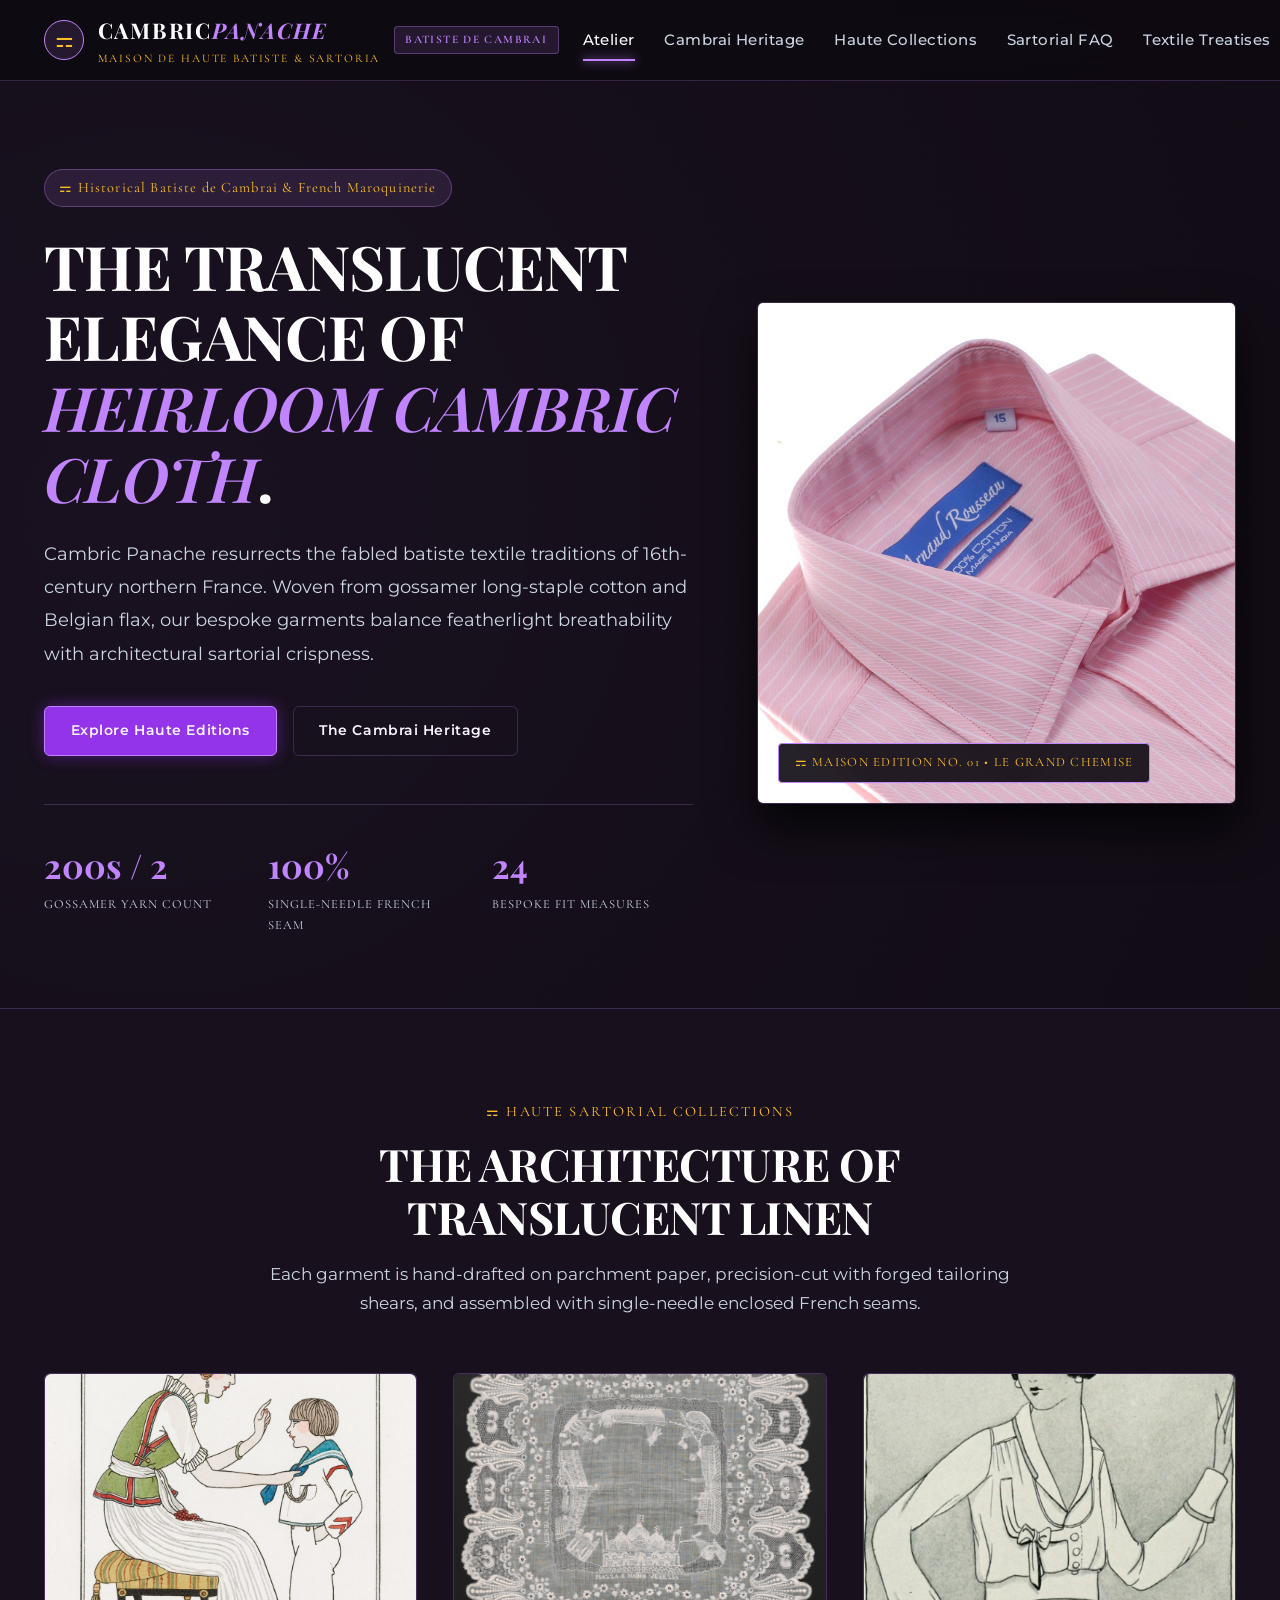
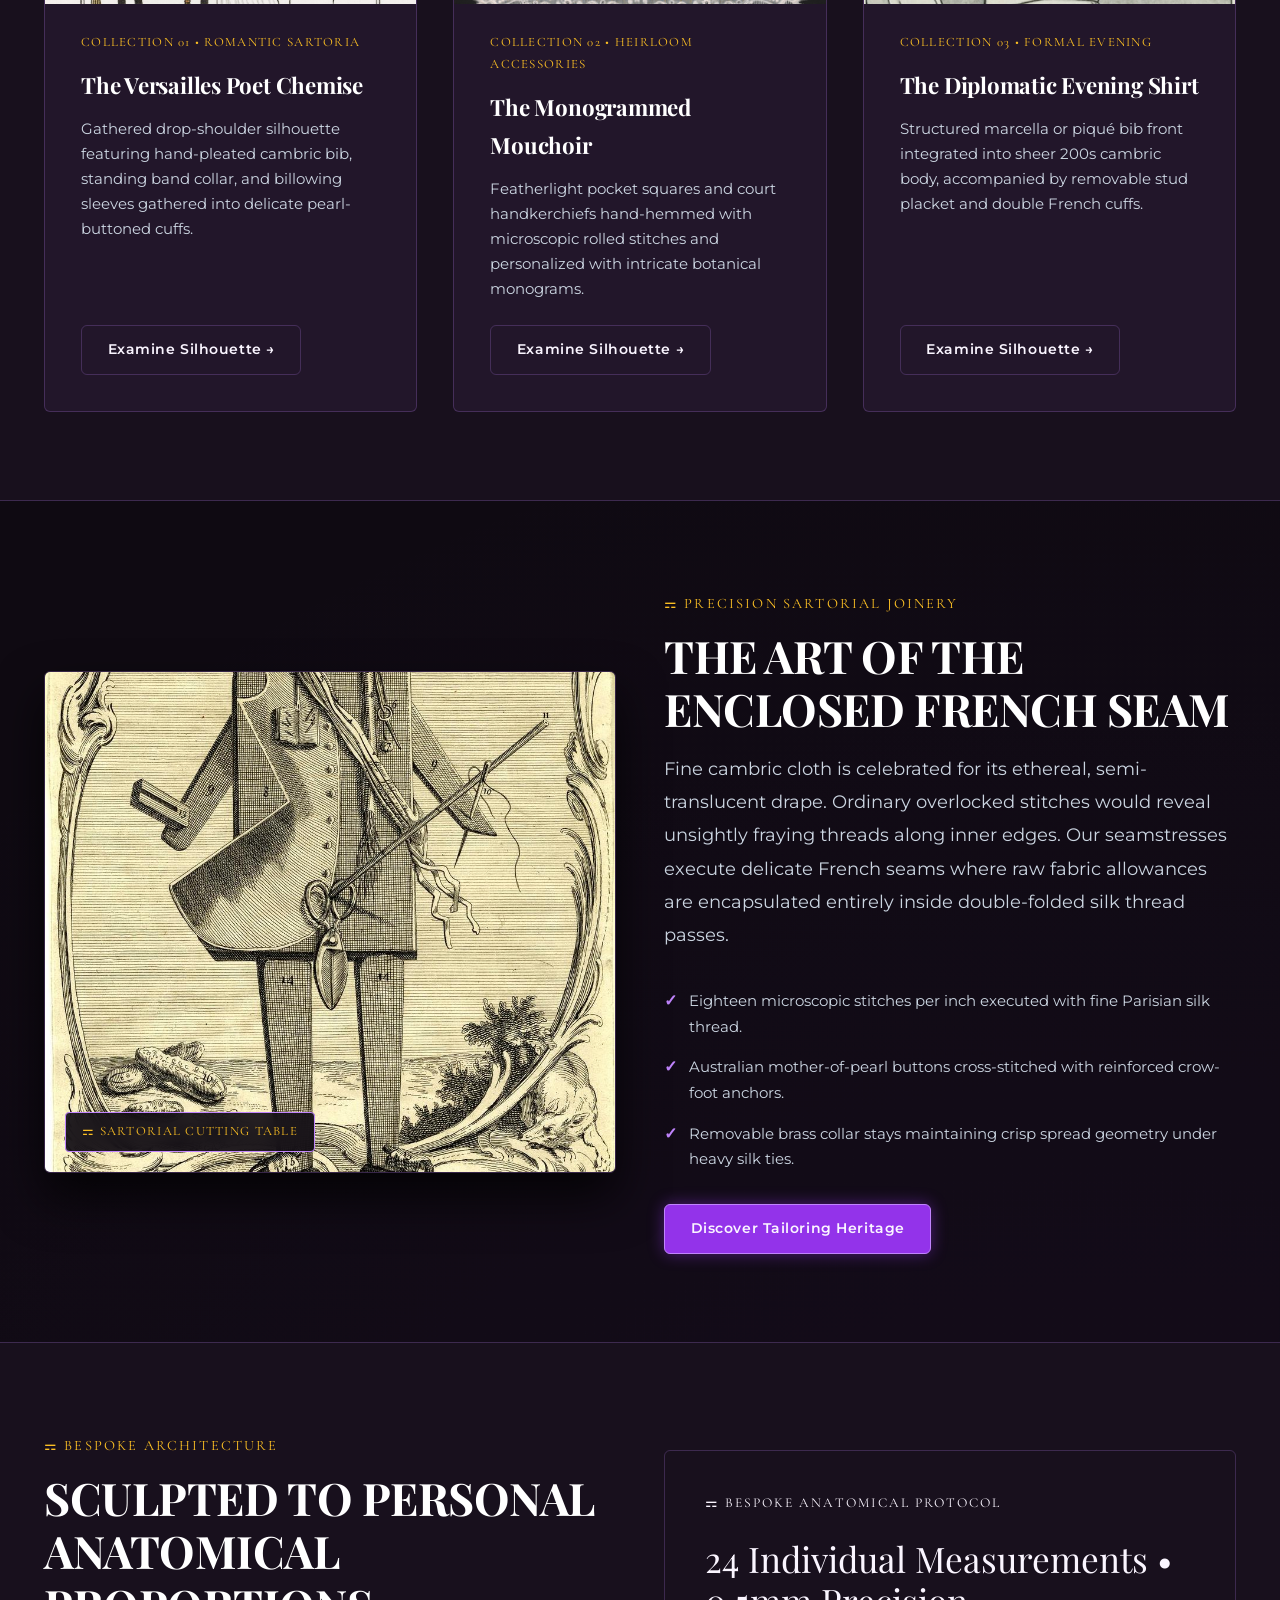
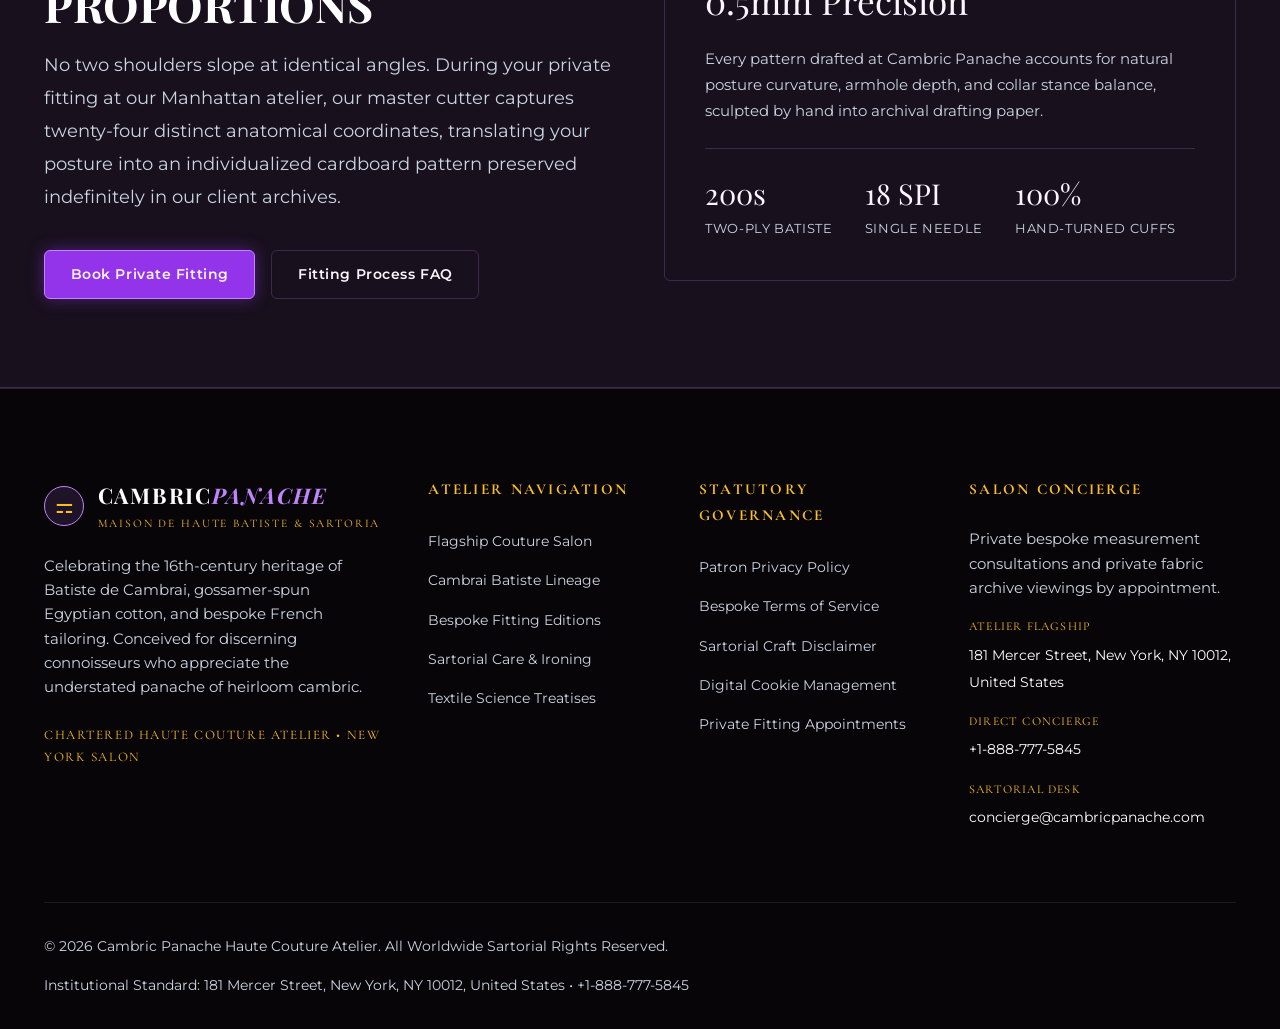
<file: index.html>
<!DOCTYPE html>
<html lang="en">
<head>
    <meta charset="UTF-8">
    <meta name="viewport" content="width=device-width, initial-scale=1.0">
    <title>Cambric Panache | Bespoke Haute Batiste & French Sartorial Couture</title>
    <meta name="description" content="Cambric Panache crafts bespoke tailored dress shirts, poet chemises, and heirloom handkerchiefs from gossamer-spun Batiste de Cambrai cloth.">
    <!-- Google tag (gtag.js) -->
<script async src="https://www.googletagmanager.com/gtag/js?id=G-0LY0HY7L01"></script>
<script>
  window.dataLayer = window.dataLayer || [];
  function gtag(){dataLayer.push(arguments);}
  gtag('js', new Date());
  gtag('config', 'G-0LY0HY7L01');
</script>
    <link rel="preconnect" href="https://fonts.googleapis.com">
    <link rel="preconnect" href="https://fonts.gstatic.com" crossorigin>
    <link href="https://fonts.googleapis.com/css2?family=Cormorant+Garamond:ital,wght@0,500;0,600;0,700;1,600&family=Montserrat:wght@300;400;500;600;700&family=Playfair+Display:ital,wght@0,600;0,700;0,800;1,600;1,700&display=swap" rel="stylesheet">
    <link rel="stylesheet" href="assets/css/style.css">
</head>
<body>
    <header class="site-header">
        <div class="container header-inner">
            <a href="index.html" class="brand-logo">
                <span class="brand-crest">&#9870;</span>
                <div class="brand-text-wrap">
                    <span class="brand-name">CAMBRIC<span>PANACHE</span></span>
                    <span class="brand-sub">Maison de Haute Batiste & Sartoria</span>
                </div>
                <span class="brand-badge">BATISTE DE CAMBRAI</span>
            </a>
            <nav class="main-nav">
                <a href="index.html" class="nav-link active">Atelier</a>
                <a href="about.html" class="nav-link ">Cambrai Heritage</a>
                <a href="services.html" class="nav-link ">Haute Collections</a>
                <a href="faq.html" class="nav-link ">Sartorial FAQ</a>
                <a href="blog.html" class="nav-link ">Textile Treatises</a>
            </nav>
            <div class="header-actions">
                <a href="contact.html" class="btn btn-primary">Reserve Fitting</a>
                <button class="drawer-toggle" id="drawer-toggle" aria-label="Toggle navigation">&#9776;</button>
            </div>
        </div>
    </header>
    <div class="mobile-drawer" id="mobile-drawer">
        <a href="index.html">Atelier</a>
        <a href="about.html">Cambrai Heritage</a>
        <a href="services.html">Haute Collections</a>
        <a href="faq.html">Sartorial FAQ</a>
        <a href="blog.html">Textile Treatises</a>
        <a href="contact.html">Salon Consultation & Inquiries</a>
        <div style="margin-top: auto; padding-top: 2rem; border-top: 1px solid var(--color-border);">
            <p style="font-size: 0.85rem; color: var(--color-text-muted);">181 Mercer Street, New York, NY 10012, United States</p>
            <p style="font-size: 0.85rem; color: var(--color-plum-glow); margin-top: 0.5rem; font-weight: 700;">+1-888-777-5845</p>
        </div>
    </div>
<main>
    <section class="hero-section">
        <div class="container hero-grid">
            <div>
                <div class="hero-tag">&#9870; Historical Batiste de Cambrai & French Maroquinerie</div>
                <h1 class="hero-title">THE TRANSLUCENT ELEGANCE OF <span>HEIRLOOM CAMBRIC CLOTH</span>.</h1>
                <p class="hero-lead">
                    Cambric Panache resurrects the fabled batiste textile traditions of 16th-century northern France. Woven from gossamer long-staple cotton and Belgian flax, our bespoke garments balance featherlight breathability with architectural sartorial crispness.
                </p>
                <div style="display: flex; gap: 1rem; flex-wrap: wrap;">
                    <a href="services.html" class="btn btn-primary">Explore Haute Editions</a>
                    <a href="about.html" class="btn btn-outline">The Cambrai Heritage</a>
                </div>
                <div class="hero-stats">
                    <div>
                        <div class="stat-number">200s / 2</div>
                        <div class="stat-label">Gossamer Yarn Count</div>
                    </div>
                    <div>
                        <div class="stat-number">100%</div>
                        <div class="stat-label">Single-Needle French Seam</div>
                    </div>
                    <div>
                        <div class="stat-number">24</div>
                        <div class="stat-label">Bespoke Fit Measures</div>
                    </div>
                </div>
            </div>
            <div class="hero-media">
                <div class="hero-image-wrap">
                    <img src="assets/images/cambric-hero-tailored-shirt.jpg" alt="Bespoke fine white cambric tailored dress shirt displayed on mannequin">
                    <div class="hero-badge-overlay">&#9870; MAISON EDITION NO. 01 &bull; LE GRAND CHEMISE</div>
                </div>
            </div>
        </div>
    </section>

    <!-- Permanent Collections with 3 real images -->
    <section class="section-py section-alt">
        <div class="container">
            <div class="section-header">
                <span class="section-tag">&#9870; Haute Sartorial Collections</span>
                <h2 class="section-title">THE ARCHITECTURE OF TRANSLUCENT LINEN</h2>
                <p class="section-desc">
                    Each garment is hand-drafted on parchment paper, precision-cut with forged tailoring shears, and assembled with single-needle enclosed French seams.
                </p>
            </div>
            <div class="grid-3">
                <div class="card">
                    <div class="card-img-wrap">
                        <img src="assets/images/cambric-pleated-chemise-garment.jpg" alt="Historical pleated white cambric chemise shirt">
                    </div>
                    <div class="card-tag">Collection 01 &bull; Romantic Sartoria</div>
                    <h3 class="card-title">The Versailles Poet Chemise</h3>
                    <p class="card-text">
                        Gathered drop-shoulder silhouette featuring hand-pleated cambric bib, standing band collar, and billowing sleeves gathered into delicate pearl-buttoned cuffs.
                    </p>
                    <a href="services.html" class="btn btn-outline" style="align-self: flex-start;">Examine Silhouette &rarr;</a>
                </div>

                <div class="card">
                    <div class="card-img-wrap">
                        <img src="assets/images/cambric-embroidered-handkerchief.jpg" alt="Embroidered linen cambric handkerchief">
                    </div>
                    <div class="card-tag">Collection 02 &bull; Heirloom Accessories</div>
                    <h3 class="card-title">The Monogrammed Mouchoir</h3>
                    <p class="card-text">
                        Featherlight pocket squares and court handkerchiefs hand-hemmed with microscopic rolled stitches and personalized with intricate botanical monograms.
                    </p>
                    <a href="services.html" class="btn btn-outline" style="align-self: flex-start;">Examine Silhouette &rarr;</a>
                </div>

                <div class="card">
                    <div class="card-img-wrap">
                        <img src="assets/images/cambric-bespoke-suit-ensemble.jpg" alt="Bespoke tailored suit with white cambric pocket square">
                    </div>
                    <div class="card-tag">Collection 03 &bull; Formal Evening</div>
                    <h3 class="card-title">The Diplomatic Evening Shirt</h3>
                    <p class="card-text">
                        Structured marcella or piqué bib front integrated into sheer 200s cambric body, accompanied by removable stud placket and double French cuffs.
                    </p>
                    <a href="services.html" class="btn btn-outline" style="align-self: flex-start;">Examine Silhouette &rarr;</a>
                </div>
            </div>
        </div>
    </section>

    <!-- Cutting & Shears Craftsmanship (2 real images) -->
    <section class="section-py">
        <div class="container">
            <div class="grid-2" style="align-items: center;">
                <div class="hero-image-wrap">
                    <img src="assets/images/cambric-artisan-tailor-shears.jpg" alt="Master tailor cutting cambric cloth with heavy shears">
                    <div class="hero-badge-overlay">&#9870; SARTORIAL CUTTING TABLE</div>
                </div>
                <div>
                    <span class="section-tag">&#9870; Precision Sartorial Joinery</span>
                    <h2 class="section-title">THE ART OF THE ENCLOSED FRENCH SEAM</h2>
                    <p class="hero-lead">
                        Fine cambric cloth is celebrated for its ethereal, semi-translucent drape. Ordinary overlocked stitches would reveal unsightly fraying threads along inner edges. Our seamstresses execute delicate French seams where raw fabric allowances are encapsulated entirely inside double-folded silk thread passes.
                    </p>
                    <ul style="list-style: none; margin-bottom: 2rem; display: flex; flex-direction: column; gap: 0.85rem;">
                        <li style="display: flex; gap: 0.75rem; align-items: baseline;">
                            <span style="color: var(--color-plum-glow); font-weight: 700;">&#10003;</span>
                            <span style="color: var(--color-text-muted); font-size: 0.95rem;">Eighteen microscopic stitches per inch executed with fine Parisian silk thread.</span>
                        </li>
                        <li style="display: flex; gap: 0.75rem; align-items: baseline;">
                            <span style="color: var(--color-plum-glow); font-weight: 700;">&#10003;</span>
                            <span style="color: var(--color-text-muted); font-size: 0.95rem;">Australian mother-of-pearl buttons cross-stitched with reinforced crow-foot anchors.</span>
                        </li>
                        <li style="display: flex; gap: 0.75rem; align-items: baseline;">
                            <span style="color: var(--color-plum-glow); font-weight: 700;">&#10003;</span>
                            <span style="color: var(--color-text-muted); font-size: 0.95rem;">Removable brass collar stays maintaining crisp spread geometry under heavy silk ties.</span>
                        </li>
                    </ul>
                    <a href="about.html" class="btn btn-primary">Discover Tailoring Heritage</a>
                </div>
            </div>
        </div>
    </section>

    <!-- Mannequin Fitting & Steam Finishing (2 real images) -->
    <section class="section-py section-alt">
        <div class="container">
            <div class="grid-2" style="align-items: center;">
                <div>
                    <span class="section-tag">&#9870; Bespoke Architecture</span>
                    <h2 class="section-title">SCULPTED TO PERSONAL ANATOMICAL PROPORTIONS</h2>
                    <p class="hero-lead">
                        No two shoulders slope at identical angles. During your private fitting at our Manhattan atelier, our master cutter captures twenty-four distinct anatomical coordinates, translating your posture into an individualized cardboard pattern preserved indefinitely in our client archives.
                    </p>
                    <div style="display: flex; gap: 1rem; flex-wrap: wrap;">
                        <a href="services.html" class="btn btn-primary">Book Private Fitting</a>
                        <a href="faq.html" class="btn btn-outline">Fitting Process FAQ</a>
                    </div>
                </div>
                <div class="atelier-stat-card" style="background: var(--bg-card); border: 1px solid var(--color-border); border-radius: var(--radius); padding: 2.5rem; display: flex; flex-direction: column; justify-content: center; gap: 1.5rem;">
                    <div style="font-family: var(--font-sub); font-size: 0.85rem; color: var(--color-flax); letter-spacing: 0.15em; text-transform: uppercase;">
                        &#9870; Bespoke Anatomical Protocol
                    </div>
                    <div style="font-family: var(--font-heading); font-size: 2.2rem; color: var(--color-heading); line-height: 1.2;">
                        24 Individual Measurements &bull; 0.5mm Precision
                    </div>
                    <p style="color: var(--color-text-muted); font-size: 0.95rem; line-height: 1.7; margin: 0;">
                        Every pattern drafted at Cambric Panache accounts for natural posture curvature, armhole depth, and collar stance balance, sculpted by hand into archival drafting paper.
                    </p>
                    <div style="display: flex; gap: 2rem; border-top: 1px solid var(--color-border); padding-top: 1.25rem;">
                        <div>
                            <div style="font-family: var(--font-heading); font-size: 1.8rem; color: var(--color-heading);">200s</div>
                            <div style="font-size: 0.8rem; color: var(--color-text-muted); text-transform: uppercase; letter-spacing: 0.05em;">Two-Ply Batiste</div>
                        </div>
                        <div>
                            <div style="font-family: var(--font-heading); font-size: 1.8rem; color: var(--color-heading);">18 SPI</div>
                            <div style="font-size: 0.8rem; color: var(--color-text-muted); text-transform: uppercase; letter-spacing: 0.05em;">Single Needle</div>
                        </div>
                        <div>
                            <div style="font-family: var(--font-heading); font-size: 1.8rem; color: var(--color-heading);">100%</div>
                            <div style="font-size: 0.8rem; color: var(--color-text-muted); text-transform: uppercase; letter-spacing: 0.05em;">Hand-Turned Cuffs</div>
                        </div>
                    </div>
                </div>
            </div>
        </div>
    </section>
</main>
    <footer class="site-footer">
        <div class="container">
            <div class="footer-grid">
                <div class="footer-brand-col">
                    <a href="index.html" class="brand-logo" style="margin-bottom: 1.25rem;">
                        <span class="brand-crest">&#9870;</span>
                        <div class="brand-text-wrap">
                            <span class="brand-name">CAMBRIC<span>PANACHE</span></span>
                            <span class="brand-sub">Maison de Haute Batiste & Sartoria</span>
                        </div>
                    </a>
                    <p style="color: var(--color-text-muted); font-size: 0.95rem; line-height: 1.6; margin-bottom: 1.5rem;">
                        Celebrating the 16th-century heritage of Batiste de Cambrai, gossamer-spun Egyptian cotton, and bespoke French tailoring. Conceived for discerning connoisseurs who appreciate the understated panache of heirloom cambric.
                    </p>
                    <div style="font-family: var(--font-sub); font-size: 0.82rem; color: var(--color-gold); letter-spacing: 0.12em;">
                        CHARTERED HAUTE COUTURE ATELIER &bull; NEW YORK SALON
                    </div>
                </div>
                <div class="footer-nav-col">
                    <h4>Atelier Navigation</h4>
                    <ul class="footer-links">
                        <li><a href="index.html">Flagship Couture Salon</a></li>
                        <li><a href="about.html">Cambrai Batiste Lineage</a></li>
                        <li><a href="services.html">Bespoke Fitting Editions</a></li>
                        <li><a href="faq.html">Sartorial Care & Ironing</a></li>
                        <li><a href="blog.html">Textile Science Treatises</a></li>
                    </ul>
                </div>
                <div class="footer-nav-col">
                    <h4>Statutory Governance</h4>
                    <ul class="footer-links">
                        <li><a href="privacy-policy.html">Patron Privacy Policy</a></li>
                        <li><a href="terms-and-conditions.html">Bespoke Terms of Service</a></li>
                        <li><a href="disclaimer.html">Sartorial Craft Disclaimer</a></li>
                        <li><a href="cookie-policy.html">Digital Cookie Management</a></li>
                        <li><a href="contact.html">Private Fitting Appointments</a></li>
                    </ul>
                </div>
                <div class="footer-contact-col">
                    <h4>Salon Concierge</h4>
                    <p style="color: var(--color-text-muted); font-size: 0.95rem; line-height: 1.6; margin-bottom: 1rem;">
                        Private bespoke measurement consultations and private fabric archive viewings by appointment.
                    </p>
                    <div class="footer-contact-item">
                        <span class="footer-contact-label">Atelier Flagship</span>
                        <span class="footer-contact-val">181 Mercer Street, New York, NY 10012, United States</span>
                    </div>
                    <div class="footer-contact-item">
                        <span class="footer-contact-label">Direct Concierge</span>
                        <span class="footer-contact-val">+1-888-777-5845</span>
                    </div>
                    <div class="footer-contact-item">
                        <span class="footer-contact-label">Sartorial Desk</span>
                        <span class="footer-contact-val">concierge@cambricpanache.com</span>
                    </div>
                </div>
            </div>
            <div class="footer-bottom">
                <div>&copy; 2026 Cambric Panache Haute Couture Atelier. All Worldwide Sartorial Rights Reserved.</div>
                <div>Institutional Standard: 181 Mercer Street, New York, NY 10012, United States &bull; +1-888-777-5845</div>
            </div>
        </div>
    </footer>
    <script src="assets/js/main.js"></script>
</body>
</html>
</file>
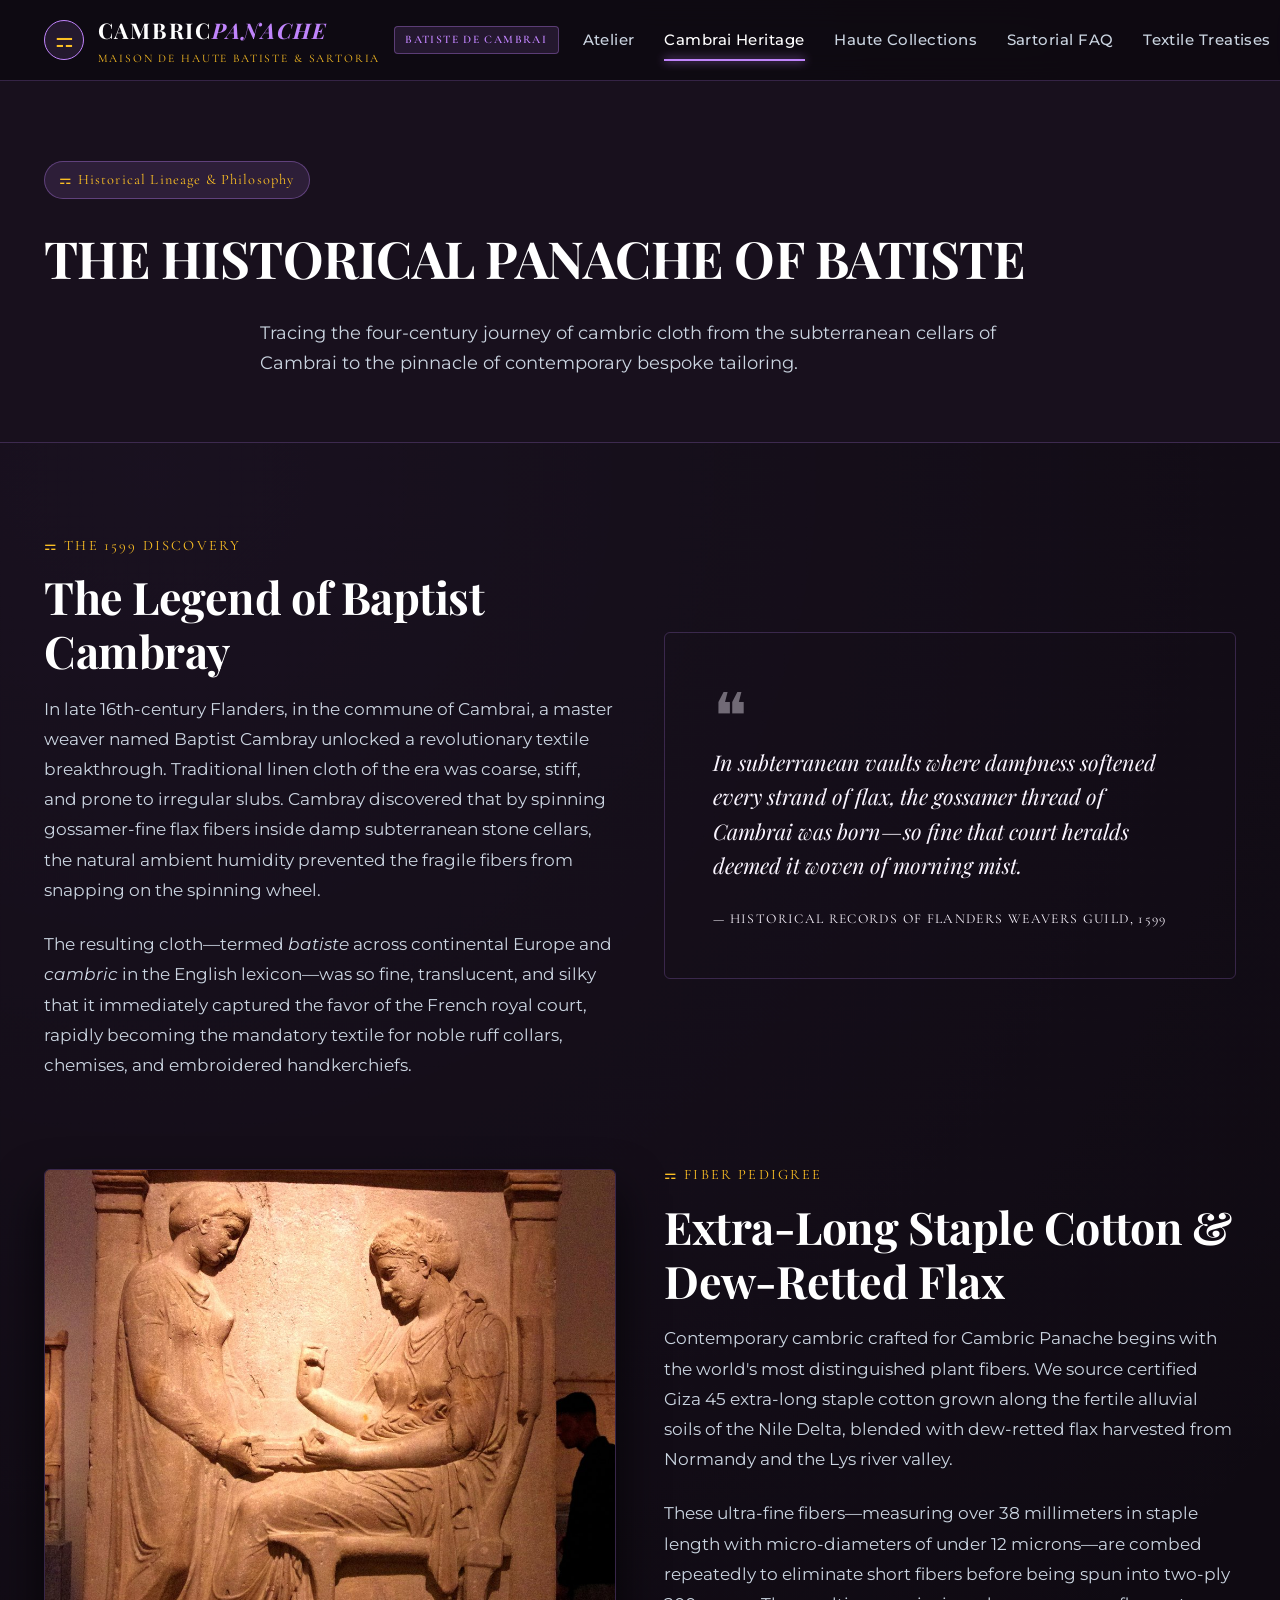
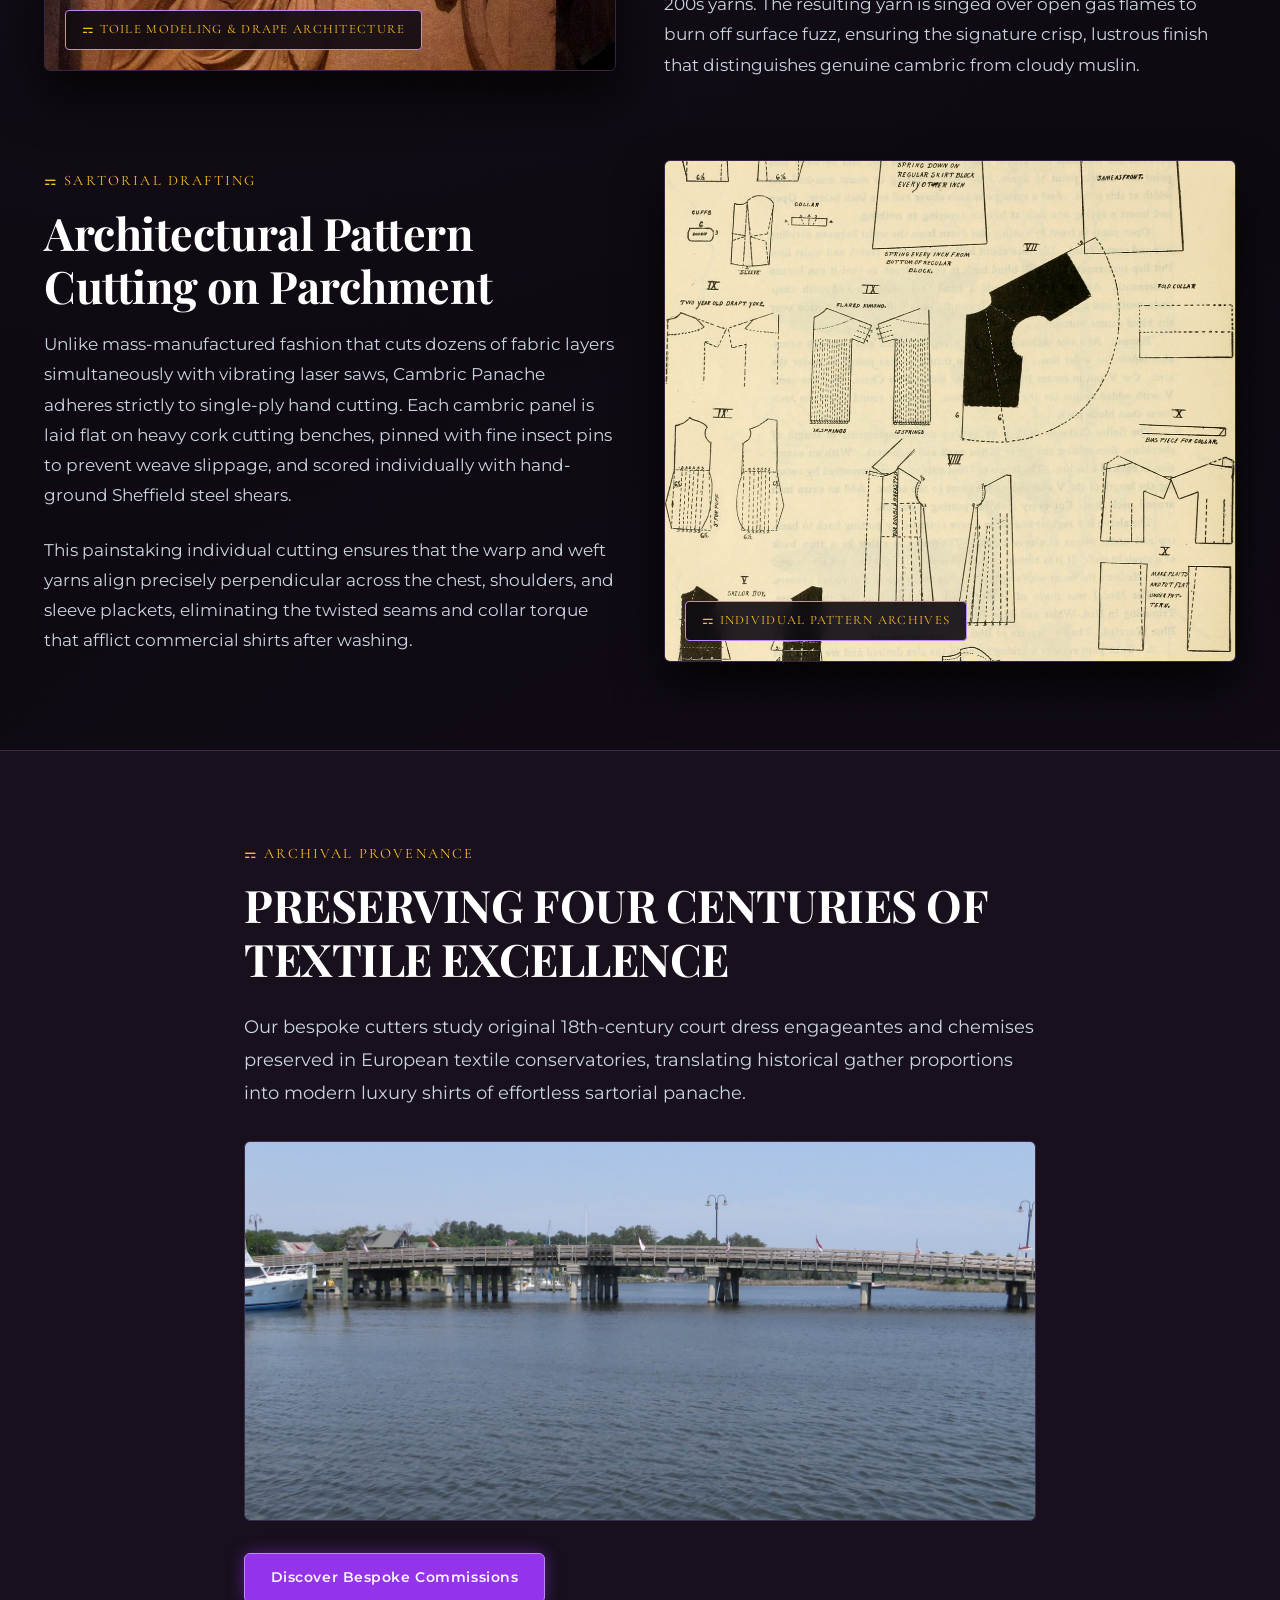
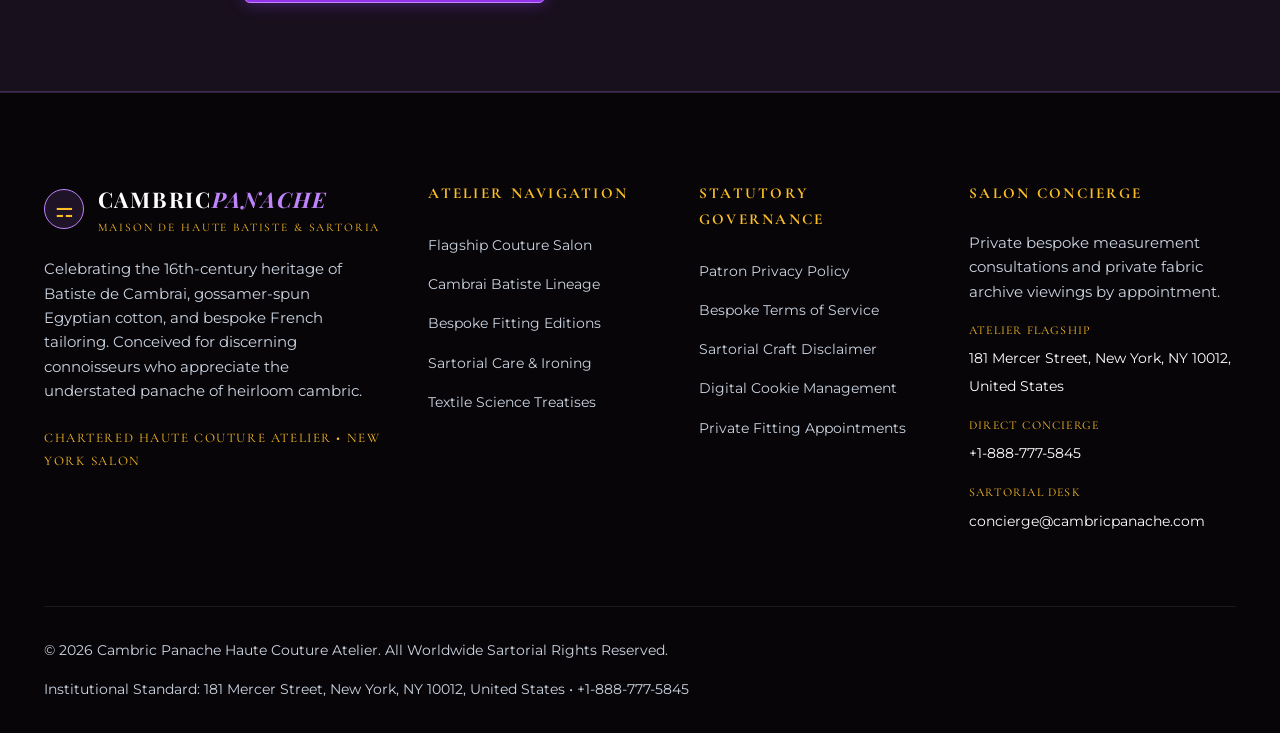
<file: about.html>
<!DOCTYPE html>
<html lang="en">
<head>
    <meta charset="UTF-8">
    <meta name="viewport" content="width=device-width, initial-scale=1.0">
    <title>Cambrai Batiste Heritage & Couture Ethos | Cambric Panache</title>
    <meta name="description" content="Explore the historical origins of Batiste de Cambrai, Baptist Cambray's 16th-century weaving breakthroughs, and our modern bespoke atelier philosophy.">
    <!-- Google tag (gtag.js) -->
<script async src="https://www.googletagmanager.com/gtag/js?id=G-0LY0HY7L01"></script>
<script>
  window.dataLayer = window.dataLayer || [];
  function gtag(){dataLayer.push(arguments);}
  gtag('js', new Date());
  gtag('config', 'G-0LY0HY7L01');
</script>
    <link rel="preconnect" href="https://fonts.googleapis.com">
    <link rel="preconnect" href="https://fonts.gstatic.com" crossorigin>
    <link href="https://fonts.googleapis.com/css2?family=Cormorant+Garamond:ital,wght@0,500;0,600;0,700;1,600&family=Montserrat:wght@300;400;500;600;700&family=Playfair+Display:ital,wght@0,600;0,700;0,800;1,600;1,700&display=swap" rel="stylesheet">
    <link rel="stylesheet" href="assets/css/style.css">
</head>
<body>
    <header class="site-header">
        <div class="container header-inner">
            <a href="index.html" class="brand-logo">
                <span class="brand-crest">&#9870;</span>
                <div class="brand-text-wrap">
                    <span class="brand-name">CAMBRIC<span>PANACHE</span></span>
                    <span class="brand-sub">Maison de Haute Batiste & Sartoria</span>
                </div>
                <span class="brand-badge">BATISTE DE CAMBRAI</span>
            </a>
            <nav class="main-nav">
                <a href="index.html" class="nav-link ">Atelier</a>
                <a href="about.html" class="nav-link active">Cambrai Heritage</a>
                <a href="services.html" class="nav-link ">Haute Collections</a>
                <a href="faq.html" class="nav-link ">Sartorial FAQ</a>
                <a href="blog.html" class="nav-link ">Textile Treatises</a>
            </nav>
            <div class="header-actions">
                <a href="contact.html" class="btn btn-primary">Reserve Fitting</a>
                <button class="drawer-toggle" id="drawer-toggle" aria-label="Toggle navigation">&#9776;</button>
            </div>
        </div>
    </header>
    <div class="mobile-drawer" id="mobile-drawer">
        <a href="index.html">Atelier</a>
        <a href="about.html">Cambrai Heritage</a>
        <a href="services.html">Haute Collections</a>
        <a href="faq.html">Sartorial FAQ</a>
        <a href="blog.html">Textile Treatises</a>
        <a href="contact.html">Salon Consultation & Inquiries</a>
        <div style="margin-top: auto; padding-top: 2rem; border-top: 1px solid var(--color-border);">
            <p style="font-size: 0.85rem; color: var(--color-text-muted);">181 Mercer Street, New York, NY 10012, United States</p>
            <p style="font-size: 0.85rem; color: var(--color-plum-glow); margin-top: 0.5rem; font-weight: 700;">+1-888-777-5845</p>
        </div>
    </div>
<main>
    <div class="page-header">
        <div class="container text-center">
            <div class="hero-tag" style="display: inline-block; margin-bottom: 1rem;">&#9870; Historical Lineage & Philosophy</div>
            <h1 style="font-size: clamp(2.2rem, 4vw, 3.6rem); margin-bottom: 1rem;">THE HISTORICAL PANACHE OF BATISTE</h1>
            <p style="color: var(--color-text-muted); font-size: 1.1rem; max-width: 760px; margin: 0 auto;">
                Tracing the four-century journey of cambric cloth from the subterranean cellars of Cambrai to the pinnacle of contemporary bespoke tailoring.
            </p>
        </div>
    </div>

    <!-- Heritage Narrative with 4 real images -->
    <section class="section-py">
        <div class="container">
            <div class="grid-2" style="align-items: center; margin-bottom: 5rem;">
                <div>
                    <span class="section-tag">&#9870; The 1599 Discovery</span>
                    <h2 class="section-title">The Legend of Baptist Cambray</h2>
                    <p style="color: var(--color-text-muted); font-size: 1.05rem; line-height: 1.8; margin-bottom: 1.5rem;">
                        In late 16th-century Flanders, in the commune of Cambrai, a master weaver named Baptist Cambray unlocked a revolutionary textile breakthrough. Traditional linen cloth of the era was coarse, stiff, and prone to irregular slubs. Cambray discovered that by spinning gossamer-fine flax fibers inside damp subterranean stone cellars, the natural ambient humidity prevented the fragile fibers from snapping on the spinning wheel.
                    </p>
                    <p style="color: var(--color-text-muted); font-size: 1.05rem; line-height: 1.8;">
                        The resulting cloth—termed <em>batiste</em> across continental Europe and <em>cambric</em> in the English lexicon—was so fine, translucent, and silky that it immediately captured the favor of the French royal court, rapidly becoming the mandatory textile for noble ruff collars, chemises, and embroidered handkerchiefs.
                    </p>
                </div>
                <div class="atelier-stat-card" style="background: var(--bg-card); border: 1px solid var(--color-border); border-radius: var(--radius); padding: 3rem; display: flex; flex-direction: column; justify-content: center; position: relative;">
                    <span style="font-size: 4rem; line-height: 1; color: var(--color-flax); opacity: 0.4; font-family: var(--font-heading);">&#10077;</span>
                    <blockquote style="font-family: var(--font-heading); font-size: 1.35rem; color: var(--color-heading); font-style: italic; line-height: 1.6; margin: 0 0 1.5rem 0;">
                        In subterranean vaults where dampness softened every strand of flax, the gossamer thread of Cambrai was born&mdash;so fine that court heralds deemed it woven of morning mist.
                    </blockquote>
                    <cite style="font-family: var(--font-sub); font-size: 0.85rem; color: var(--color-flax); letter-spacing: 0.1em; text-transform: uppercase; font-style: normal;">
                        &mdash; Historical Records of Flanders Weavers Guild, 1599
                    </cite>
                </div>
            </div>

            <div class="grid-2" style="align-items: center; margin-bottom: 5rem;">
                <div class="hero-image-wrap">
                    <img src="assets/images/cambric-mannequin-fitting-drape.jpg" alt="Dressmaker mannequin draped with fine white cambric cloth">
                    <div class="hero-badge-overlay">&#9870; TOILE MODELING & DRAPE ARCHITECTURE</div>
                </div>
                <div>
                    <span class="section-tag">&#9870; Fiber Pedigree</span>
                    <h2 class="section-title">Extra-Long Staple Cotton & Dew-Retted Flax</h2>
                    <p style="color: var(--color-text-muted); font-size: 1.05rem; line-height: 1.8; margin-bottom: 1.5rem;">
                        Contemporary cambric crafted for Cambric Panache begins with the world's most distinguished plant fibers. We source certified Giza 45 extra-long staple cotton grown along the fertile alluvial soils of the Nile Delta, blended with dew-retted flax harvested from Normandy and the Lys river valley.
                    </p>
                    <p style="color: var(--color-text-muted); font-size: 1.05rem; line-height: 1.8;">
                        These ultra-fine fibers—measuring over 38 millimeters in staple length with micro-diameters of under 12 microns—are combed repeatedly to eliminate short fibers before being spun into two-ply 200s yarns. The resulting yarn is singed over open gas flames to burn off surface fuzz, ensuring the signature crisp, lustrous finish that distinguishes genuine cambric from cloudy muslin.
                    </p>
                </div>
            </div>

            <div class="grid-2" style="align-items: center;">
                <div>
                    <span class="section-tag">&#9870; Sartorial Drafting</span>
                    <h2 class="section-title">Architectural Pattern Cutting on Parchment</h2>
                    <p style="color: var(--color-text-muted); font-size: 1.05rem; line-height: 1.8; margin-bottom: 1.5rem;">
                        Unlike mass-manufactured fashion that cuts dozens of fabric layers simultaneously with vibrating laser saws, Cambric Panache adheres strictly to single-ply hand cutting. Each cambric panel is laid flat on heavy cork cutting benches, pinned with fine insect pins to prevent weave slippage, and scored individually with hand-ground Sheffield steel shears.
                    </p>
                    <p style="color: var(--color-text-muted); font-size: 1.05rem; line-height: 1.8;">
                        This painstaking individual cutting ensures that the warp and weft yarns align precisely perpendicular across the chest, shoulders, and sleeve plackets, eliminating the twisted seams and collar torque that afflict commercial shirts after washing.
                    </p>
                </div>
                <div class="hero-image-wrap">
                    <img src="assets/images/cambric-atelier-drafting-patterns.jpg" alt="Architectural garment drafting on parchment paper">
                    <div class="hero-badge-overlay">&#9870; INDIVIDUAL PATTERN ARCHIVES</div>
                </div>
            </div>
        </div>
    </section>

    <!-- Museum Archival Callout (using 1 image) -->
    <section class="section-py section-alt">
        <div class="container text-center" style="max-width: 840px;">
            <span class="section-tag">&#9870; Archival Provenance</span>
            <h2 class="section-title" style="margin-bottom: 1.5rem;">PRESERVING FOUR CENTURIES OF TEXTILE EXCELLENCE</h2>
            <p class="hero-lead" style="margin-bottom: 2rem;">
                Our bespoke cutters study original 18th-century court dress engageantes and chemises preserved in European textile conservatories, translating historical gather proportions into modern luxury shirts of effortless sartorial panache.
            </p>
            <img src="assets/images/cambric-archival-costume-museum.jpg" alt="Historic 18th-century French gown featuring cambric details" style="border-radius: var(--radius); border: 1px solid var(--color-border); margin-bottom: 2rem; width: 100%; height: 380px; object-fit: cover;">
            <a href="services.html" class="btn btn-primary">Discover Bespoke Commissions</a>
        </div>
    </section>
</main>
    <footer class="site-footer">
        <div class="container">
            <div class="footer-grid">
                <div class="footer-brand-col">
                    <a href="index.html" class="brand-logo" style="margin-bottom: 1.25rem;">
                        <span class="brand-crest">&#9870;</span>
                        <div class="brand-text-wrap">
                            <span class="brand-name">CAMBRIC<span>PANACHE</span></span>
                            <span class="brand-sub">Maison de Haute Batiste & Sartoria</span>
                        </div>
                    </a>
                    <p style="color: var(--color-text-muted); font-size: 0.95rem; line-height: 1.6; margin-bottom: 1.5rem;">
                        Celebrating the 16th-century heritage of Batiste de Cambrai, gossamer-spun Egyptian cotton, and bespoke French tailoring. Conceived for discerning connoisseurs who appreciate the understated panache of heirloom cambric.
                    </p>
                    <div style="font-family: var(--font-sub); font-size: 0.82rem; color: var(--color-gold); letter-spacing: 0.12em;">
                        CHARTERED HAUTE COUTURE ATELIER &bull; NEW YORK SALON
                    </div>
                </div>
                <div class="footer-nav-col">
                    <h4>Atelier Navigation</h4>
                    <ul class="footer-links">
                        <li><a href="index.html">Flagship Couture Salon</a></li>
                        <li><a href="about.html">Cambrai Batiste Lineage</a></li>
                        <li><a href="services.html">Bespoke Fitting Editions</a></li>
                        <li><a href="faq.html">Sartorial Care & Ironing</a></li>
                        <li><a href="blog.html">Textile Science Treatises</a></li>
                    </ul>
                </div>
                <div class="footer-nav-col">
                    <h4>Statutory Governance</h4>
                    <ul class="footer-links">
                        <li><a href="privacy-policy.html">Patron Privacy Policy</a></li>
                        <li><a href="terms-and-conditions.html">Bespoke Terms of Service</a></li>
                        <li><a href="disclaimer.html">Sartorial Craft Disclaimer</a></li>
                        <li><a href="cookie-policy.html">Digital Cookie Management</a></li>
                        <li><a href="contact.html">Private Fitting Appointments</a></li>
                    </ul>
                </div>
                <div class="footer-contact-col">
                    <h4>Salon Concierge</h4>
                    <p style="color: var(--color-text-muted); font-size: 0.95rem; line-height: 1.6; margin-bottom: 1rem;">
                        Private bespoke measurement consultations and private fabric archive viewings by appointment.
                    </p>
                    <div class="footer-contact-item">
                        <span class="footer-contact-label">Atelier Flagship</span>
                        <span class="footer-contact-val">181 Mercer Street, New York, NY 10012, United States</span>
                    </div>
                    <div class="footer-contact-item">
                        <span class="footer-contact-label">Direct Concierge</span>
                        <span class="footer-contact-val">+1-888-777-5845</span>
                    </div>
                    <div class="footer-contact-item">
                        <span class="footer-contact-label">Sartorial Desk</span>
                        <span class="footer-contact-val">concierge@cambricpanache.com</span>
                    </div>
                </div>
            </div>
            <div class="footer-bottom">
                <div>&copy; 2026 Cambric Panache Haute Couture Atelier. All Worldwide Sartorial Rights Reserved.</div>
                <div>Institutional Standard: 181 Mercer Street, New York, NY 10012, United States &bull; +1-888-777-5845</div>
            </div>
        </div>
    </footer>
    <script src="assets/js/main.js"></script>
</body>
</html>
</file>
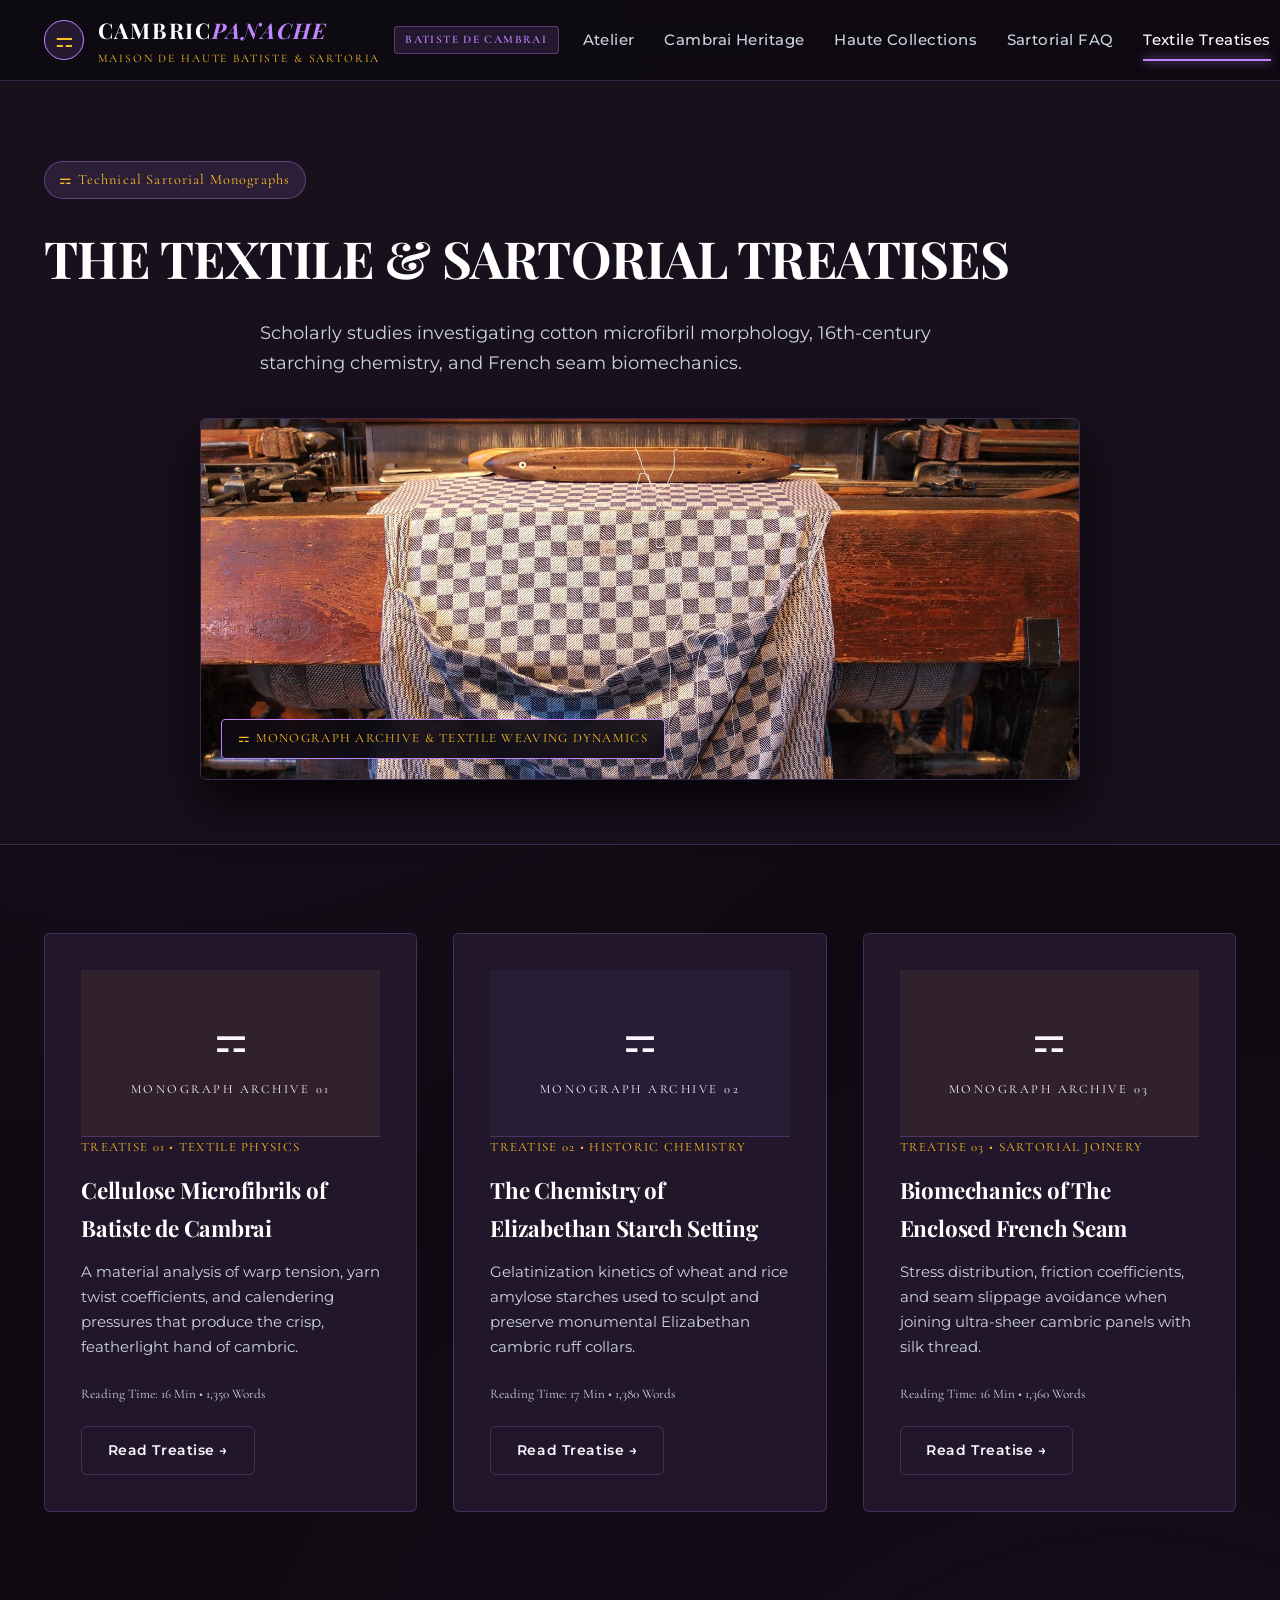
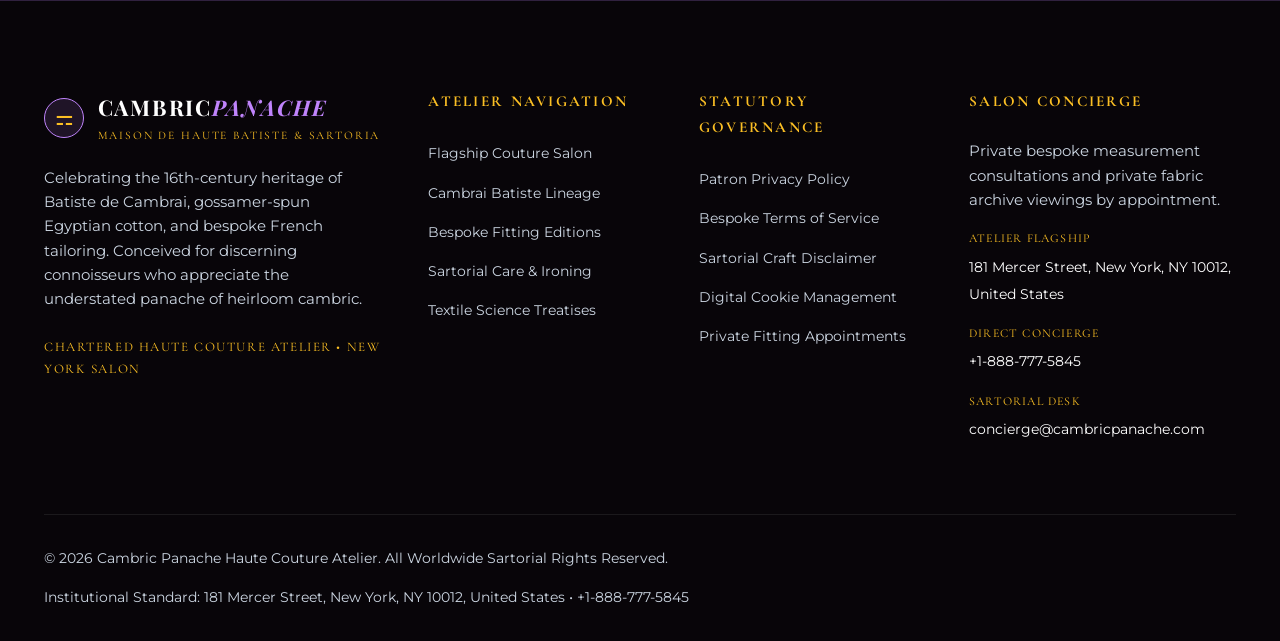
<file: blog.html>
<!DOCTYPE html>
<html lang="en">
<head>
    <meta charset="UTF-8">
    <meta name="viewport" content="width=device-width, initial-scale=1.0">
    <title>Textile Treatises & Sartorial Monographs | Cambric Panache</title>
    <meta name="description" content="Read long-form historical and material science monographs investigating batiste weaving physics, starch chemistry, and French seam mechanics.">
    <!-- Google tag (gtag.js) -->
<script async src="https://www.googletagmanager.com/gtag/js?id=G-0LY0HY7L01"></script>
<script>
  window.dataLayer = window.dataLayer || [];
  function gtag(){dataLayer.push(arguments);}
  gtag('js', new Date());
  gtag('config', 'G-0LY0HY7L01');
</script>
    <link rel="preconnect" href="https://fonts.googleapis.com">
    <link rel="preconnect" href="https://fonts.gstatic.com" crossorigin>
    <link href="https://fonts.googleapis.com/css2?family=Cormorant+Garamond:ital,wght@0,500;0,600;0,700;1,600&family=Montserrat:wght@300;400;500;600;700&family=Playfair+Display:ital,wght@0,600;0,700;0,800;1,600;1,700&display=swap" rel="stylesheet">
    <link rel="stylesheet" href="assets/css/style.css">
</head>
<body>
    <header class="site-header">
        <div class="container header-inner">
            <a href="index.html" class="brand-logo">
                <span class="brand-crest">&#9870;</span>
                <div class="brand-text-wrap">
                    <span class="brand-name">CAMBRIC<span>PANACHE</span></span>
                    <span class="brand-sub">Maison de Haute Batiste & Sartoria</span>
                </div>
                <span class="brand-badge">BATISTE DE CAMBRAI</span>
            </a>
            <nav class="main-nav">
                <a href="index.html" class="nav-link ">Atelier</a>
                <a href="about.html" class="nav-link ">Cambrai Heritage</a>
                <a href="services.html" class="nav-link ">Haute Collections</a>
                <a href="faq.html" class="nav-link ">Sartorial FAQ</a>
                <a href="blog.html" class="nav-link active">Textile Treatises</a>
            </nav>
            <div class="header-actions">
                <a href="contact.html" class="btn btn-primary">Reserve Fitting</a>
                <button class="drawer-toggle" id="drawer-toggle" aria-label="Toggle navigation">&#9776;</button>
            </div>
        </div>
    </header>
    <div class="mobile-drawer" id="mobile-drawer">
        <a href="index.html">Atelier</a>
        <a href="about.html">Cambrai Heritage</a>
        <a href="services.html">Haute Collections</a>
        <a href="faq.html">Sartorial FAQ</a>
        <a href="blog.html">Textile Treatises</a>
        <a href="contact.html">Salon Consultation & Inquiries</a>
        <div style="margin-top: auto; padding-top: 2rem; border-top: 1px solid var(--color-border);">
            <p style="font-size: 0.85rem; color: var(--color-text-muted);">181 Mercer Street, New York, NY 10012, United States</p>
            <p style="font-size: 0.85rem; color: var(--color-plum-glow); margin-top: 0.5rem; font-weight: 700;">+1-888-777-5845</p>
        </div>
    </div>
<main>
    <div class="page-header">
        <div class="container text-center">
            <div class="hero-tag" style="display: inline-block; margin-bottom: 1rem;">&#9870; Technical Sartorial Monographs</div>
            <h1 style="font-size: clamp(2.2rem, 4vw, 3.6rem); margin-bottom: 1rem;">THE TEXTILE & SARTORIAL TREATISES</h1>
            <p style="color: var(--color-text-muted); font-size: 1.1rem; max-width: 760px; margin: 0 auto 2.5rem auto;">
                Scholarly studies investigating cotton microfibril morphology, 16th-century starching chemistry, and French seam biomechanics.
            </p>
            <div class="hero-image-wrap" style="max-width: 880px; margin: 0 auto; border-radius: var(--radius); overflow: hidden; border: 1px solid var(--color-border);">
                <img src="assets/images/cambric-weaving-shuttle-loom.jpg" alt="Traditional loom shuttle weaving fine cloth" style="width: 100%; height: 360px; object-fit: cover;">
                <div class="hero-badge-overlay">&#9870; MONOGRAPH ARCHIVE & TEXTILE WEAVING DYNAMICS</div>
            </div>
        </div>
    </div>

    <!-- 3 Blog Previews with 3 real images -->
    <section class="section-py">
        <div class="container">
            <div class="grid-3">
                <div class="card">
                    <div style="background: rgba(214, 161, 76, 0.08); border-bottom: 1px solid var(--color-border); padding: 2.25rem 1.5rem; text-align: center;">
                        <span style="font-size: 2.4rem; color: var(--color-flax);">&#9870;</span>
                        <div style="font-family: var(--font-sub); font-size: 0.78rem; letter-spacing: 0.2em; color: var(--color-flax); text-transform: uppercase; margin-top: 0.5rem;">MONOGRAPH ARCHIVE 01</div>
                    </div>
                    <div class="card-tag">Treatise 01 &bull; Textile Physics</div>
                    <h3 class="card-title">Cellulose Microfibrils of Batiste de Cambrai</h3>
                    <p class="card-text">
                        A material analysis of warp tension, yarn twist coefficients, and calendering pressures that produce the crisp, featherlight hand of cambric.
                    </p>
                    <div style="font-family: var(--font-sub); font-size: 0.82rem; color: var(--color-text-muted); margin-bottom: 1.25rem;">
                        Reading Time: 16 Min &bull; 1,350 Words
                    </div>
                    <a href="blog/blog-1.html" class="btn btn-outline" style="align-self: flex-start;">Read Treatise &rarr;</a>
                </div>

                <div class="card">
                    <div style="background: rgba(74, 127, 194, 0.08); border-bottom: 1px solid var(--color-border); padding: 2.25rem 1.5rem; text-align: center;">
                        <span style="font-size: 2.4rem; color: var(--color-indigo);">&#9870;</span>
                        <div style="font-family: var(--font-sub); font-size: 0.78rem; letter-spacing: 0.2em; color: var(--color-indigo); text-transform: uppercase; margin-top: 0.5rem;">MONOGRAPH ARCHIVE 02</div>
                    </div>
                    <div class="card-tag">Treatise 02 &bull; Historic Chemistry</div>
                    <h3 class="card-title">The Chemistry of Elizabethan Starch Setting</h3>
                    <p class="card-text">
                        Gelatinization kinetics of wheat and rice amylose starches used to sculpt and preserve monumental Elizabethan cambric ruff collars.
                    </p>
                    <div style="font-family: var(--font-sub); font-size: 0.82rem; color: var(--color-text-muted); margin-bottom: 1.25rem;">
                        Reading Time: 17 Min &bull; 1,380 Words
                    </div>
                    <a href="blog/blog-2.html" class="btn btn-outline" style="align-self: flex-start;">Read Treatise &rarr;</a>
                </div>

                <div class="card">
                    <div style="background: rgba(214, 161, 76, 0.08); border-bottom: 1px solid var(--color-border); padding: 2.25rem 1.5rem; text-align: center;">
                        <span style="font-size: 2.4rem; color: var(--color-flax);">&#9870;</span>
                        <div style="font-family: var(--font-sub); font-size: 0.78rem; letter-spacing: 0.2em; color: var(--color-flax); text-transform: uppercase; margin-top: 0.5rem;">MONOGRAPH ARCHIVE 03</div>
                    </div>
                    <div class="card-tag">Treatise 03 &bull; Sartorial Joinery</div>
                    <h3 class="card-title">Biomechanics of The Enclosed French Seam</h3>
                    <p class="card-text">
                        Stress distribution, friction coefficients, and seam slippage avoidance when joining ultra-sheer cambric panels with silk thread.
                    </p>
                    <div style="font-family: var(--font-sub); font-size: 0.82rem; color: var(--color-text-muted); margin-bottom: 1.25rem;">
                        Reading Time: 16 Min &bull; 1,360 Words
                    </div>
                    <a href="blog/blog-3.html" class="btn btn-outline" style="align-self: flex-start;">Read Treatise &rarr;</a>
                </div>
            </div>
        </div>
    </section>
</main>
    <footer class="site-footer">
        <div class="container">
            <div class="footer-grid">
                <div class="footer-brand-col">
                    <a href="index.html" class="brand-logo" style="margin-bottom: 1.25rem;">
                        <span class="brand-crest">&#9870;</span>
                        <div class="brand-text-wrap">
                            <span class="brand-name">CAMBRIC<span>PANACHE</span></span>
                            <span class="brand-sub">Maison de Haute Batiste & Sartoria</span>
                        </div>
                    </a>
                    <p style="color: var(--color-text-muted); font-size: 0.95rem; line-height: 1.6; margin-bottom: 1.5rem;">
                        Celebrating the 16th-century heritage of Batiste de Cambrai, gossamer-spun Egyptian cotton, and bespoke French tailoring. Conceived for discerning connoisseurs who appreciate the understated panache of heirloom cambric.
                    </p>
                    <div style="font-family: var(--font-sub); font-size: 0.82rem; color: var(--color-gold); letter-spacing: 0.12em;">
                        CHARTERED HAUTE COUTURE ATELIER &bull; NEW YORK SALON
                    </div>
                </div>
                <div class="footer-nav-col">
                    <h4>Atelier Navigation</h4>
                    <ul class="footer-links">
                        <li><a href="index.html">Flagship Couture Salon</a></li>
                        <li><a href="about.html">Cambrai Batiste Lineage</a></li>
                        <li><a href="services.html">Bespoke Fitting Editions</a></li>
                        <li><a href="faq.html">Sartorial Care & Ironing</a></li>
                        <li><a href="blog.html">Textile Science Treatises</a></li>
                    </ul>
                </div>
                <div class="footer-nav-col">
                    <h4>Statutory Governance</h4>
                    <ul class="footer-links">
                        <li><a href="privacy-policy.html">Patron Privacy Policy</a></li>
                        <li><a href="terms-and-conditions.html">Bespoke Terms of Service</a></li>
                        <li><a href="disclaimer.html">Sartorial Craft Disclaimer</a></li>
                        <li><a href="cookie-policy.html">Digital Cookie Management</a></li>
                        <li><a href="contact.html">Private Fitting Appointments</a></li>
                    </ul>
                </div>
                <div class="footer-contact-col">
                    <h4>Salon Concierge</h4>
                    <p style="color: var(--color-text-muted); font-size: 0.95rem; line-height: 1.6; margin-bottom: 1rem;">
                        Private bespoke measurement consultations and private fabric archive viewings by appointment.
                    </p>
                    <div class="footer-contact-item">
                        <span class="footer-contact-label">Atelier Flagship</span>
                        <span class="footer-contact-val">181 Mercer Street, New York, NY 10012, United States</span>
                    </div>
                    <div class="footer-contact-item">
                        <span class="footer-contact-label">Direct Concierge</span>
                        <span class="footer-contact-val">+1-888-777-5845</span>
                    </div>
                    <div class="footer-contact-item">
                        <span class="footer-contact-label">Sartorial Desk</span>
                        <span class="footer-contact-val">concierge@cambricpanache.com</span>
                    </div>
                </div>
            </div>
            <div class="footer-bottom">
                <div>&copy; 2026 Cambric Panache Haute Couture Atelier. All Worldwide Sartorial Rights Reserved.</div>
                <div>Institutional Standard: 181 Mercer Street, New York, NY 10012, United States &bull; +1-888-777-5845</div>
            </div>
        </div>
    </footer>
    <script src="assets/js/main.js"></script>
</body>
</html>
</file>
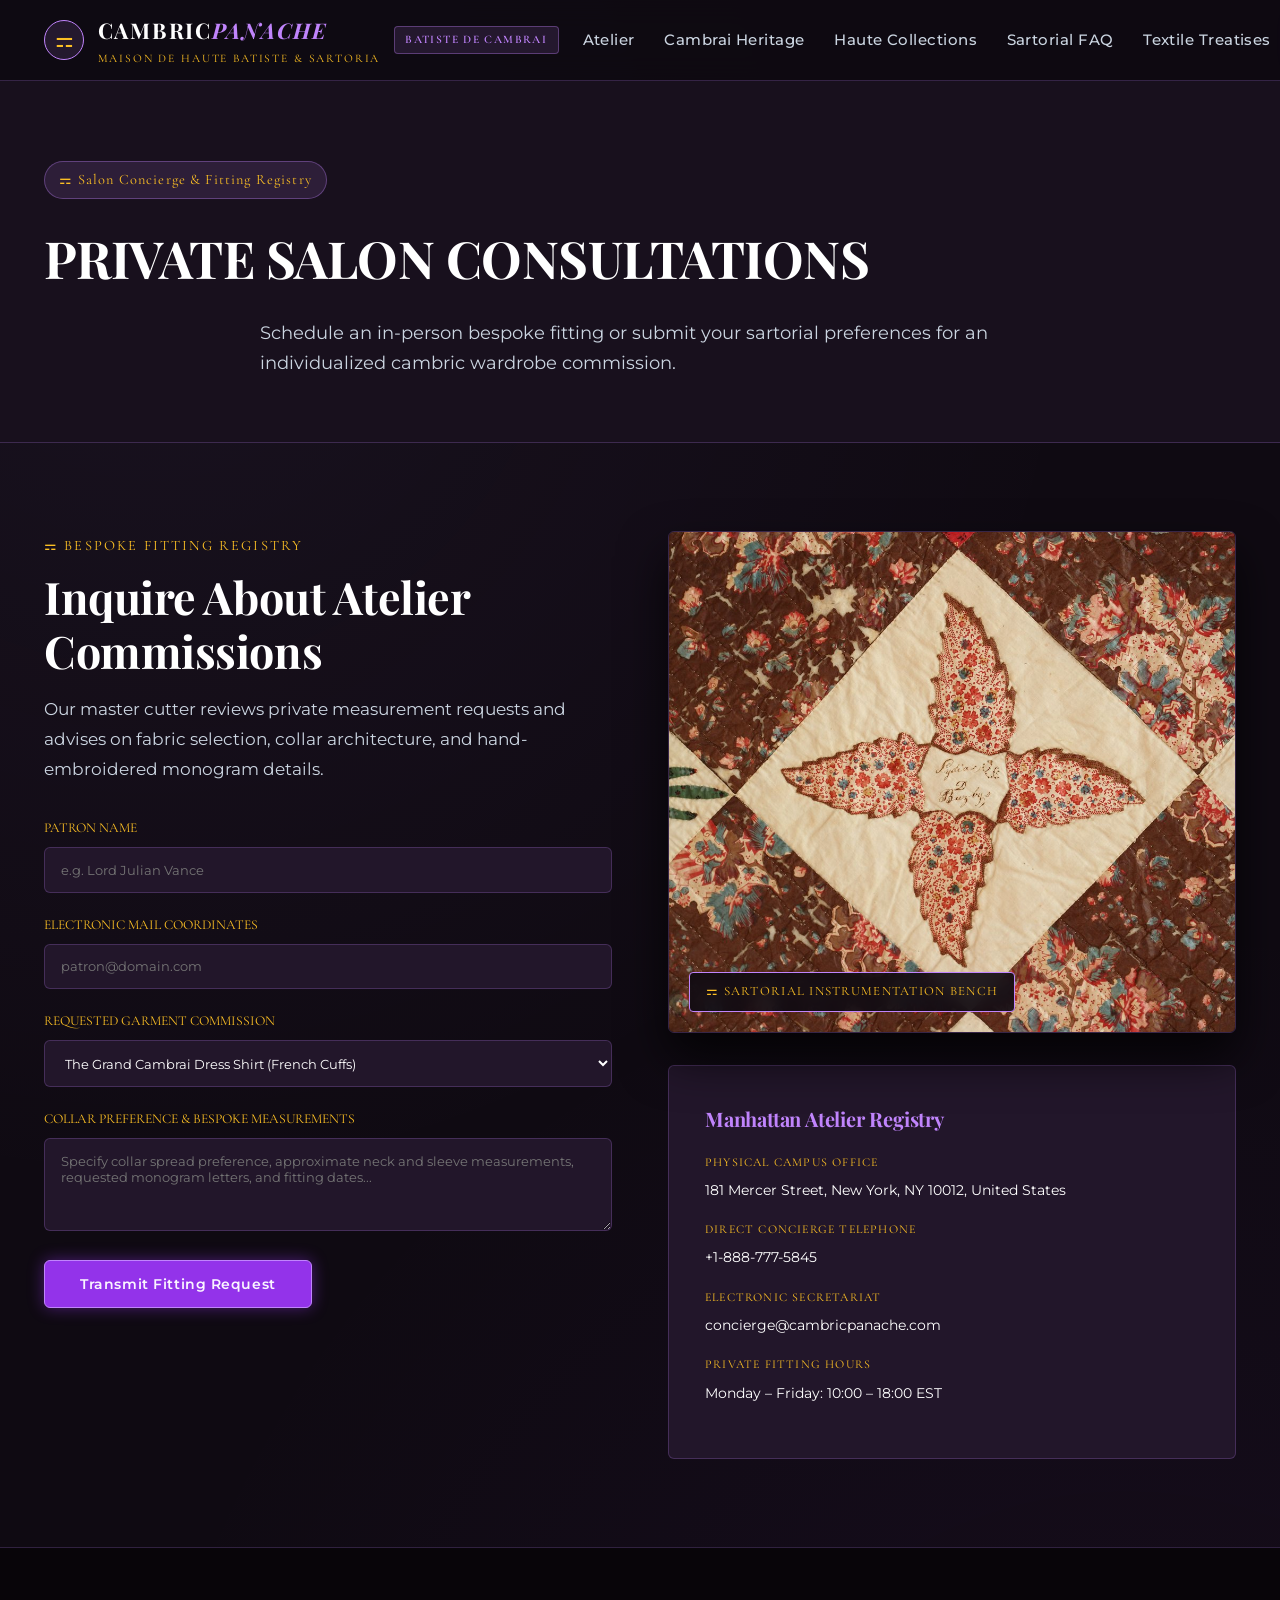
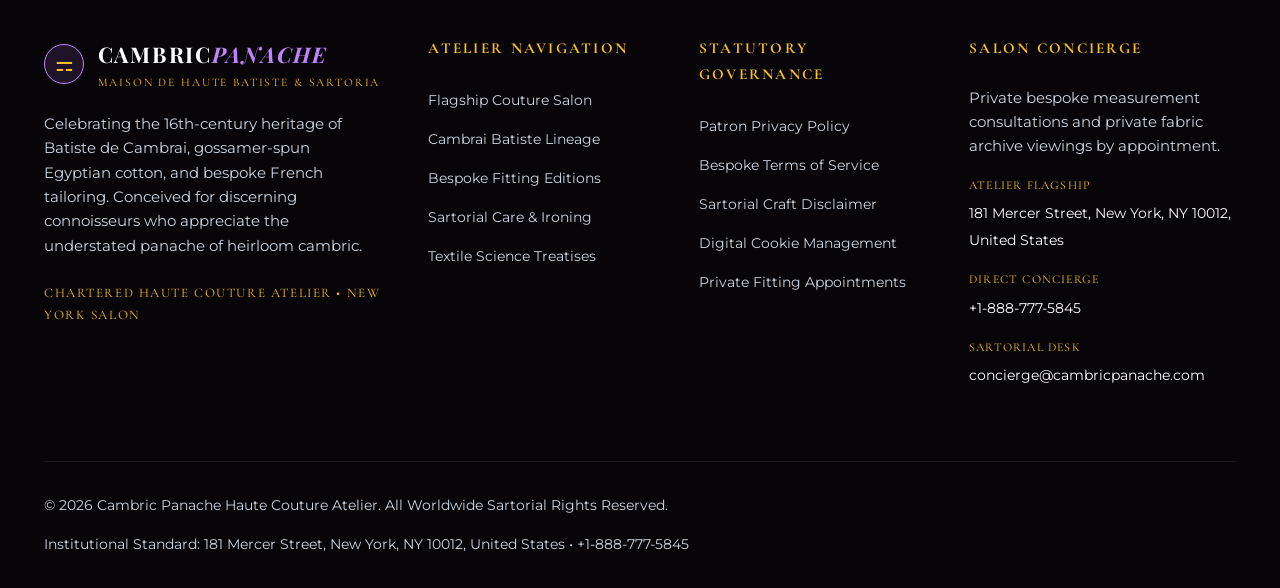
<file: contact.html>
<!DOCTYPE html>
<html lang="en">
<head>
    <meta charset="UTF-8">
    <meta name="viewport" content="width=device-width, initial-scale=1.0">
    <title>Private Fitting Reservations & Atelier Inquiries | Cambric Panache</title>
    <meta name="description" content="Reserve a private bespoke fitting appointment at our Manhattan atelier or inquire regarding custom cambric shirt commissions.">
    <!-- Google tag (gtag.js) -->
<script async src="https://www.googletagmanager.com/gtag/js?id=G-0LY0HY7L01"></script>
<script>
  window.dataLayer = window.dataLayer || [];
  function gtag(){dataLayer.push(arguments);}
  gtag('js', new Date());
  gtag('config', 'G-0LY0HY7L01');
</script>
    <link rel="preconnect" href="https://fonts.googleapis.com">
    <link rel="preconnect" href="https://fonts.gstatic.com" crossorigin>
    <link href="https://fonts.googleapis.com/css2?family=Cormorant+Garamond:ital,wght@0,500;0,600;0,700;1,600&family=Montserrat:wght@300;400;500;600;700&family=Playfair+Display:ital,wght@0,600;0,700;0,800;1,600;1,700&display=swap" rel="stylesheet">
    <link rel="stylesheet" href="assets/css/style.css">
</head>
<body>
    <header class="site-header">
        <div class="container header-inner">
            <a href="index.html" class="brand-logo">
                <span class="brand-crest">&#9870;</span>
                <div class="brand-text-wrap">
                    <span class="brand-name">CAMBRIC<span>PANACHE</span></span>
                    <span class="brand-sub">Maison de Haute Batiste & Sartoria</span>
                </div>
                <span class="brand-badge">BATISTE DE CAMBRAI</span>
            </a>
            <nav class="main-nav">
                <a href="index.html" class="nav-link ">Atelier</a>
                <a href="about.html" class="nav-link ">Cambrai Heritage</a>
                <a href="services.html" class="nav-link ">Haute Collections</a>
                <a href="faq.html" class="nav-link ">Sartorial FAQ</a>
                <a href="blog.html" class="nav-link ">Textile Treatises</a>
            </nav>
            <div class="header-actions">
                <a href="contact.html" class="btn btn-primary">Reserve Fitting</a>
                <button class="drawer-toggle" id="drawer-toggle" aria-label="Toggle navigation">&#9776;</button>
            </div>
        </div>
    </header>
    <div class="mobile-drawer" id="mobile-drawer">
        <a href="index.html">Atelier</a>
        <a href="about.html">Cambrai Heritage</a>
        <a href="services.html">Haute Collections</a>
        <a href="faq.html">Sartorial FAQ</a>
        <a href="blog.html">Textile Treatises</a>
        <a href="contact.html">Salon Consultation & Inquiries</a>
        <div style="margin-top: auto; padding-top: 2rem; border-top: 1px solid var(--color-border);">
            <p style="font-size: 0.85rem; color: var(--color-text-muted);">181 Mercer Street, New York, NY 10012, United States</p>
            <p style="font-size: 0.85rem; color: var(--color-plum-glow); margin-top: 0.5rem; font-weight: 700;">+1-888-777-5845</p>
        </div>
    </div>
<main>
    <div class="page-header">
        <div class="container text-center">
            <div class="hero-tag" style="display: inline-block; margin-bottom: 1rem;">&#9870; Salon Concierge & Fitting Registry</div>
            <h1 style="font-size: clamp(2.2rem, 4vw, 3.6rem); margin-bottom: 1rem;">PRIVATE SALON CONSULTATIONS</h1>
            <p style="color: var(--color-text-muted); font-size: 1.1rem; max-width: 760px; margin: 0 auto;">
                Schedule an in-person bespoke fitting or submit your sartorial preferences for an individualized cambric wardrobe commission.
            </p>
        </div>
    </div>

    <!-- Contact Form with 1 real image -->
    <section class="section-py">
        <div class="container">
            <div class="grid-2" style="gap: 3.5rem;">
                <div>
                    <span class="section-tag">&#9870; Bespoke Fitting Registry</span>
                    <h2 class="section-title">Inquire About Atelier Commissions</h2>
                    <p style="color: var(--color-text-muted); font-size: 1.05rem; line-height: 1.8; margin-bottom: 2rem;">
                        Our master cutter reviews private measurement requests and advises on fabric selection, collar architecture, and hand-embroidered monogram details.
                    </p>
                    
                    <form style="display: flex; flex-direction: column; gap: 1.25rem;" onsubmit="event.preventDefault(); alert('Your bespoke inquiry has been registered. Our salon concierge will contact you within 24 hours to confirm your private fitting schedule.');">
                        <div>
                            <label style="display: block; font-family: var(--font-sub); font-size: 0.85rem; color: var(--color-gold); margin-bottom: 0.5rem; text-transform: uppercase;">Patron Name</label>
                            <input type="text" required placeholder="e.g. Lord Julian Vance" style="width: 100%; padding: 0.85rem 1rem; background: var(--color-card); border: 1px solid var(--color-border); border-radius: var(--radius); color: #fff; font-family: var(--font-body);">
                        </div>
                        <div>
                            <label style="display: block; font-family: var(--font-sub); font-size: 0.85rem; color: var(--color-gold); margin-bottom: 0.5rem; text-transform: uppercase;">Electronic Mail Coordinates</label>
                            <input type="email" required placeholder="patron@domain.com" style="width: 100%; padding: 0.85rem 1rem; background: var(--color-card); border: 1px solid var(--color-border); border-radius: var(--radius); color: #fff; font-family: var(--font-body);">
                        </div>
                        <div>
                            <label style="display: block; font-family: var(--font-sub); font-size: 0.85rem; color: var(--color-gold); margin-bottom: 0.5rem; text-transform: uppercase;">Requested Garment Commission</label>
                            <select style="width: 100%; padding: 0.85rem 1rem; background: var(--color-card); border: 1px solid var(--color-border); border-radius: var(--radius); color: #fff; font-family: var(--font-body);">
                                <option>The Grand Cambrai Dress Shirt (French Cuffs)</option>
                                <option>The Versailles Poet Chemise (Drop-Shoulder)</option>
                                <option>The Diplomatic Evening Shirt (Marcella Bib)</option>
                                <option>Heirloom Hand-Monogrammed Pocket Squares (Set of 6)</option>
                                <option>Historical Period Ruff / Collar Restoration</option>
                            </select>
                        </div>
                        <div>
                            <label style="display: block; font-family: var(--font-sub); font-size: 0.85rem; color: var(--color-gold); margin-bottom: 0.5rem; text-transform: uppercase;">Collar Preference & Bespoke Measurements</label>
                            <textarea rows="4" required placeholder="Specify collar spread preference, approximate neck and sleeve measurements, requested monogram letters, and fitting dates..." style="width: 100%; padding: 0.85rem 1rem; background: var(--color-card); border: 1px solid var(--color-border); border-radius: var(--radius); color: #fff; font-family: var(--font-body);"></textarea>
                        </div>
                        <button type="submit" class="btn btn-primary" style="align-self: flex-start; padding: 0.9rem 2.2rem;">Transmit Fitting Request</button>
                    </form>
                </div>

                <div>
                    <div class="hero-image-wrap" style="margin-bottom: 2rem;">
                        <img src="assets/images/cambric-tailor-chalk-measuring-tape.jpg" alt="Tailor tools chalk measuring tape on table">
                        <div class="hero-badge-overlay">&#9870; SARTORIAL INSTRUMENTATION BENCH</div>
                    </div>
                    
                    <div class="card">
                        <h3 style="font-size: 1.25rem; color: var(--color-plum-glow); margin-bottom: 1rem;">Manhattan Atelier Registry</h3>
                        <div class="footer-contact-item">
                            <span class="footer-contact-label">Physical Campus Office</span>
                            <span class="footer-contact-val">181 Mercer Street, New York, NY 10012, United States</span>
                        </div>
                        <div class="footer-contact-item">
                            <span class="footer-contact-label">Direct Concierge Telephone</span>
                            <span class="footer-contact-val">+1-888-777-5845</span>
                        </div>
                        <div class="footer-contact-item">
                            <span class="footer-contact-label">Electronic Secretariat</span>
                            <span class="footer-contact-val">concierge@cambricpanache.com</span>
                        </div>
                        <div class="footer-contact-item">
                            <span class="footer-contact-label">Private Fitting Hours</span>
                            <span class="footer-contact-val">Monday &ndash; Friday: 10:00 &ndash; 18:00 EST</span>
                        </div>
                    </div>
                </div>
            </div>
        </div>
    </section>
</main>
    <footer class="site-footer">
        <div class="container">
            <div class="footer-grid">
                <div class="footer-brand-col">
                    <a href="index.html" class="brand-logo" style="margin-bottom: 1.25rem;">
                        <span class="brand-crest">&#9870;</span>
                        <div class="brand-text-wrap">
                            <span class="brand-name">CAMBRIC<span>PANACHE</span></span>
                            <span class="brand-sub">Maison de Haute Batiste & Sartoria</span>
                        </div>
                    </a>
                    <p style="color: var(--color-text-muted); font-size: 0.95rem; line-height: 1.6; margin-bottom: 1.5rem;">
                        Celebrating the 16th-century heritage of Batiste de Cambrai, gossamer-spun Egyptian cotton, and bespoke French tailoring. Conceived for discerning connoisseurs who appreciate the understated panache of heirloom cambric.
                    </p>
                    <div style="font-family: var(--font-sub); font-size: 0.82rem; color: var(--color-gold); letter-spacing: 0.12em;">
                        CHARTERED HAUTE COUTURE ATELIER &bull; NEW YORK SALON
                    </div>
                </div>
                <div class="footer-nav-col">
                    <h4>Atelier Navigation</h4>
                    <ul class="footer-links">
                        <li><a href="index.html">Flagship Couture Salon</a></li>
                        <li><a href="about.html">Cambrai Batiste Lineage</a></li>
                        <li><a href="services.html">Bespoke Fitting Editions</a></li>
                        <li><a href="faq.html">Sartorial Care & Ironing</a></li>
                        <li><a href="blog.html">Textile Science Treatises</a></li>
                    </ul>
                </div>
                <div class="footer-nav-col">
                    <h4>Statutory Governance</h4>
                    <ul class="footer-links">
                        <li><a href="privacy-policy.html">Patron Privacy Policy</a></li>
                        <li><a href="terms-and-conditions.html">Bespoke Terms of Service</a></li>
                        <li><a href="disclaimer.html">Sartorial Craft Disclaimer</a></li>
                        <li><a href="cookie-policy.html">Digital Cookie Management</a></li>
                        <li><a href="contact.html">Private Fitting Appointments</a></li>
                    </ul>
                </div>
                <div class="footer-contact-col">
                    <h4>Salon Concierge</h4>
                    <p style="color: var(--color-text-muted); font-size: 0.95rem; line-height: 1.6; margin-bottom: 1rem;">
                        Private bespoke measurement consultations and private fabric archive viewings by appointment.
                    </p>
                    <div class="footer-contact-item">
                        <span class="footer-contact-label">Atelier Flagship</span>
                        <span class="footer-contact-val">181 Mercer Street, New York, NY 10012, United States</span>
                    </div>
                    <div class="footer-contact-item">
                        <span class="footer-contact-label">Direct Concierge</span>
                        <span class="footer-contact-val">+1-888-777-5845</span>
                    </div>
                    <div class="footer-contact-item">
                        <span class="footer-contact-label">Sartorial Desk</span>
                        <span class="footer-contact-val">concierge@cambricpanache.com</span>
                    </div>
                </div>
            </div>
            <div class="footer-bottom">
                <div>&copy; 2026 Cambric Panache Haute Couture Atelier. All Worldwide Sartorial Rights Reserved.</div>
                <div>Institutional Standard: 181 Mercer Street, New York, NY 10012, United States &bull; +1-888-777-5845</div>
            </div>
        </div>
    </footer>
    <script src="assets/js/main.js"></script>
</body>
</html>
</file>
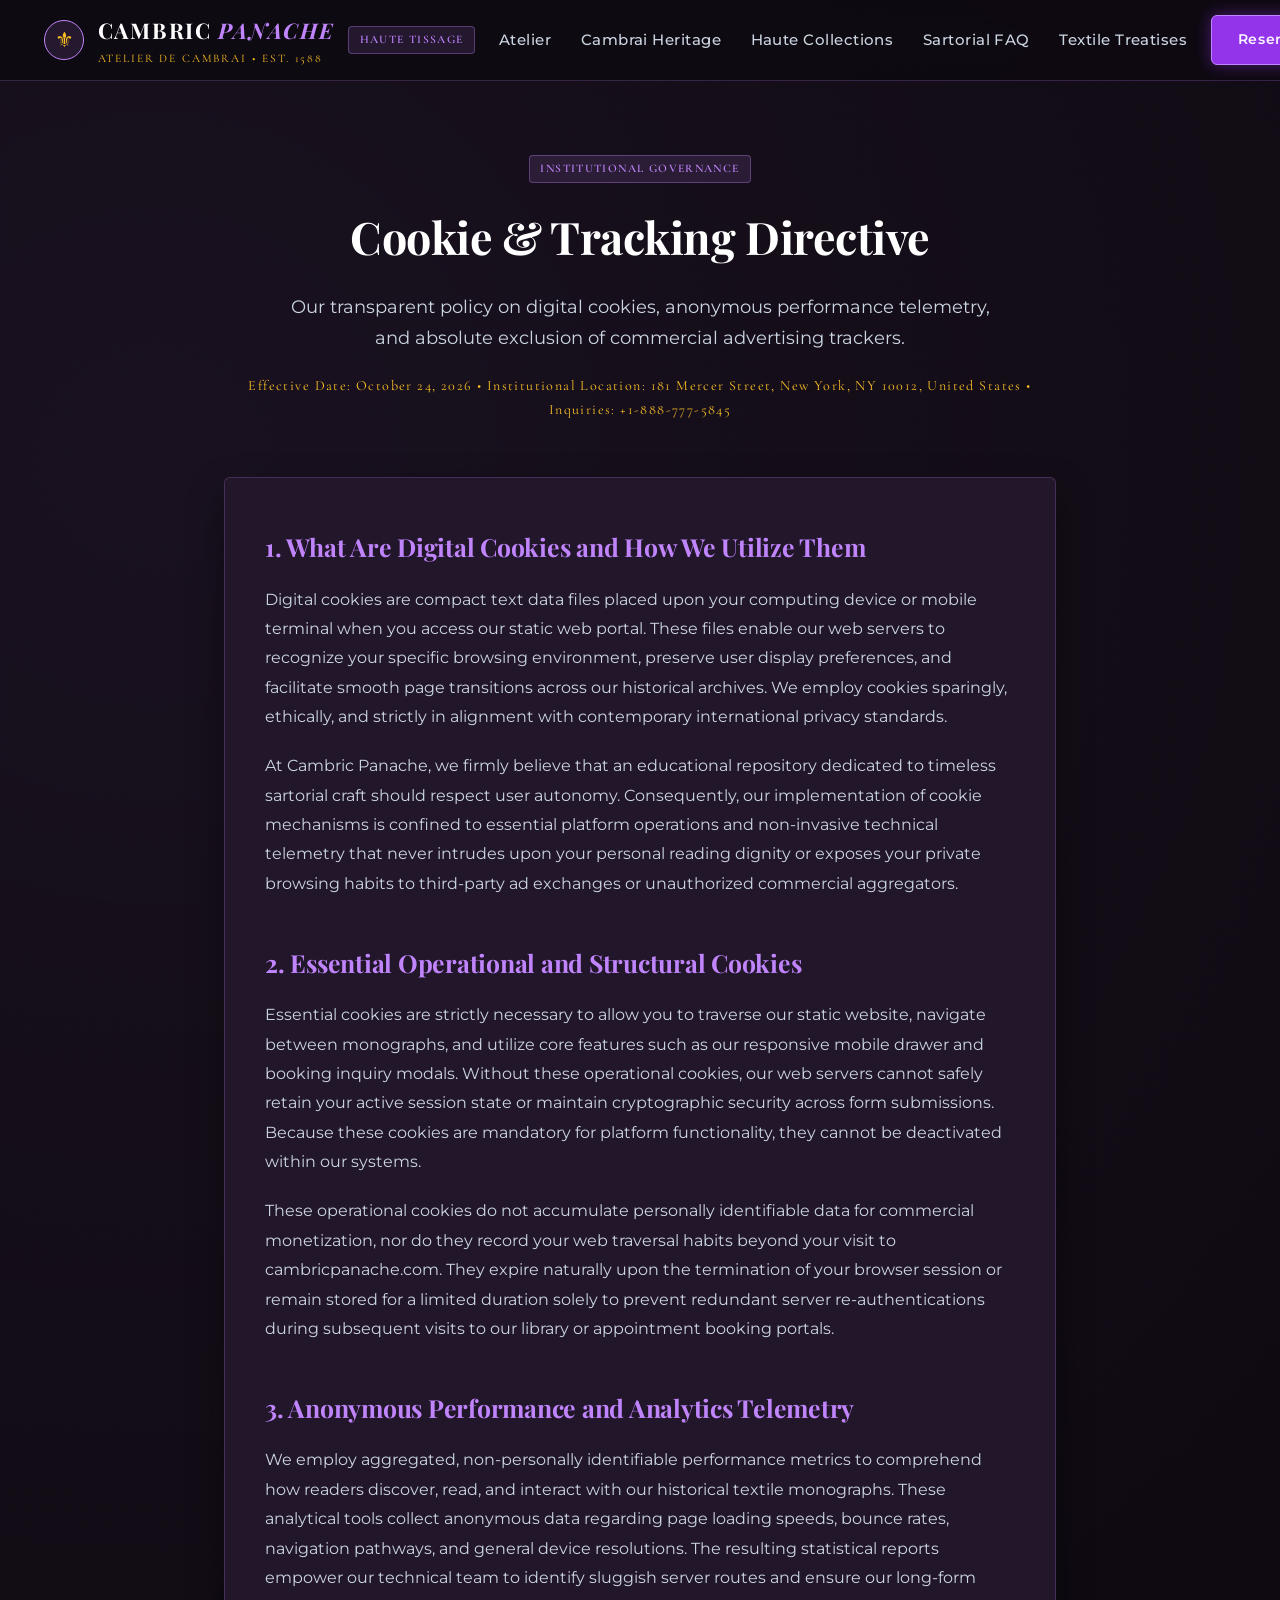
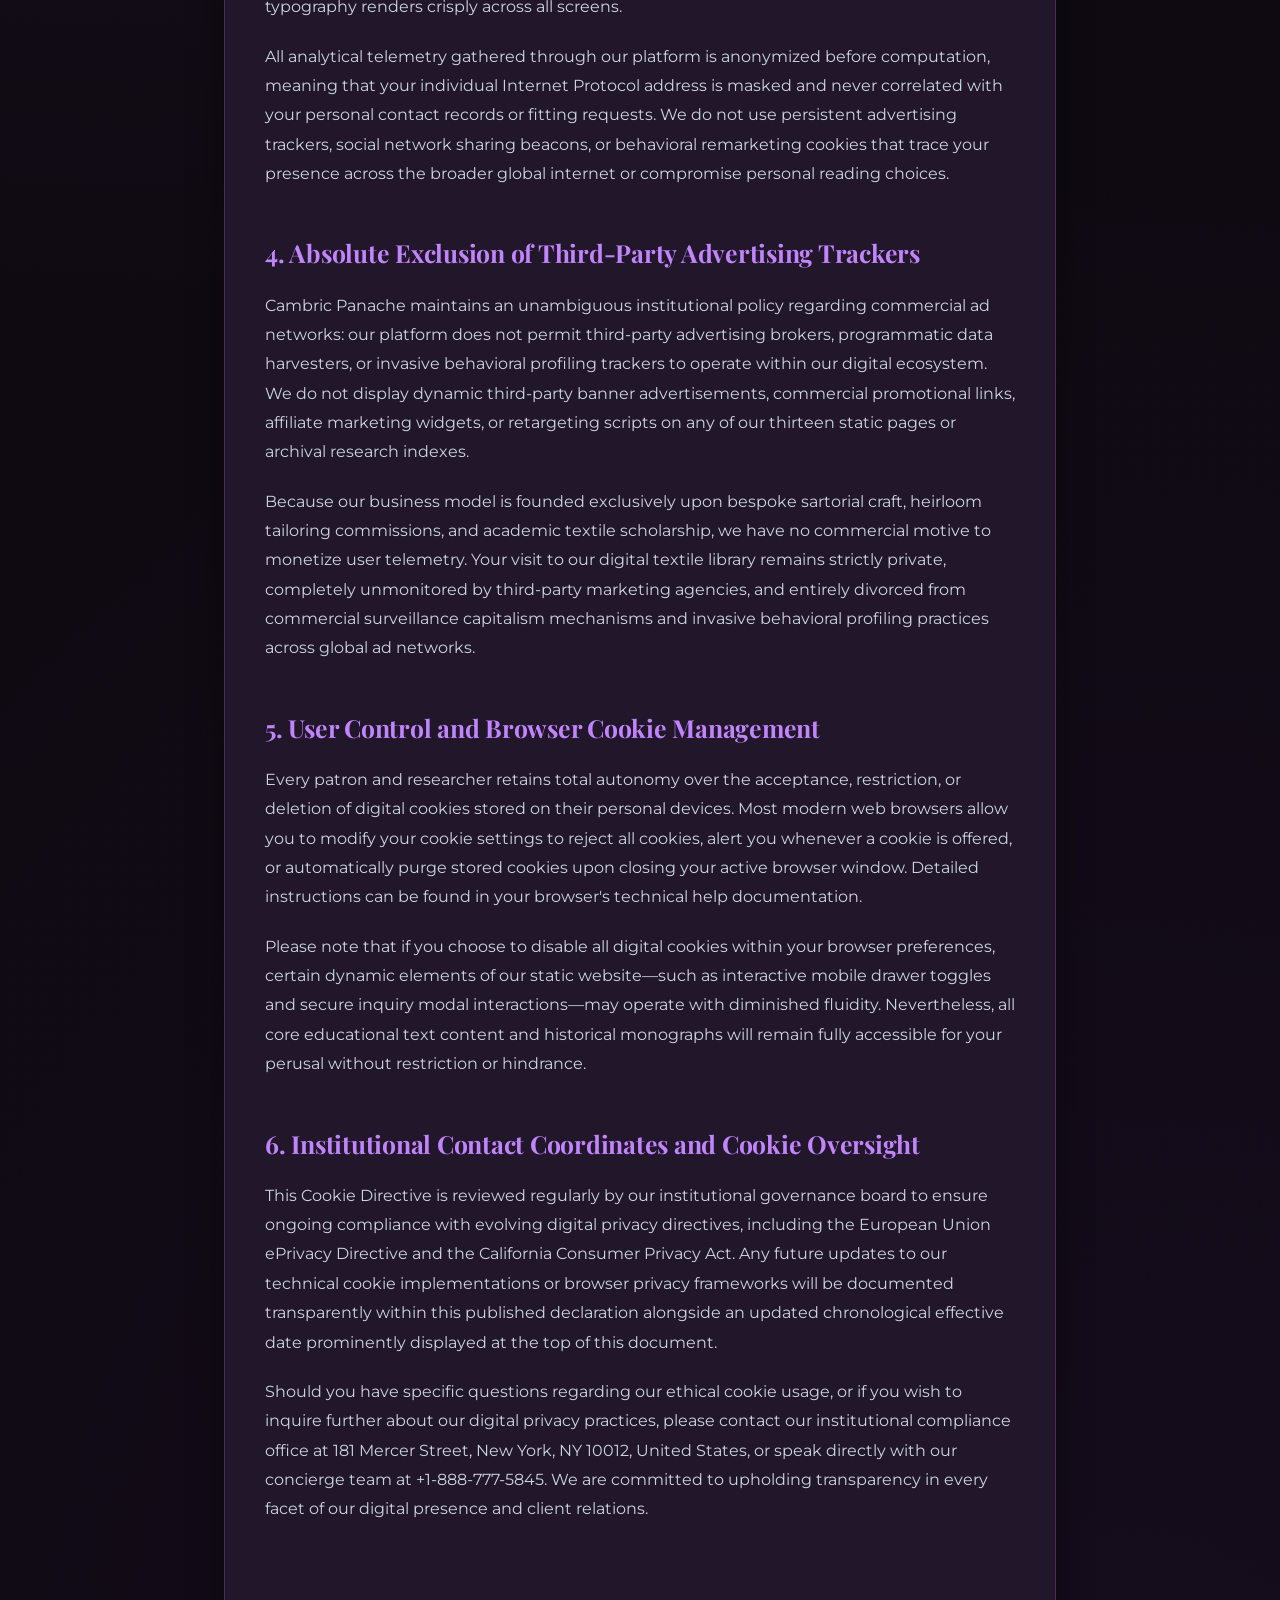
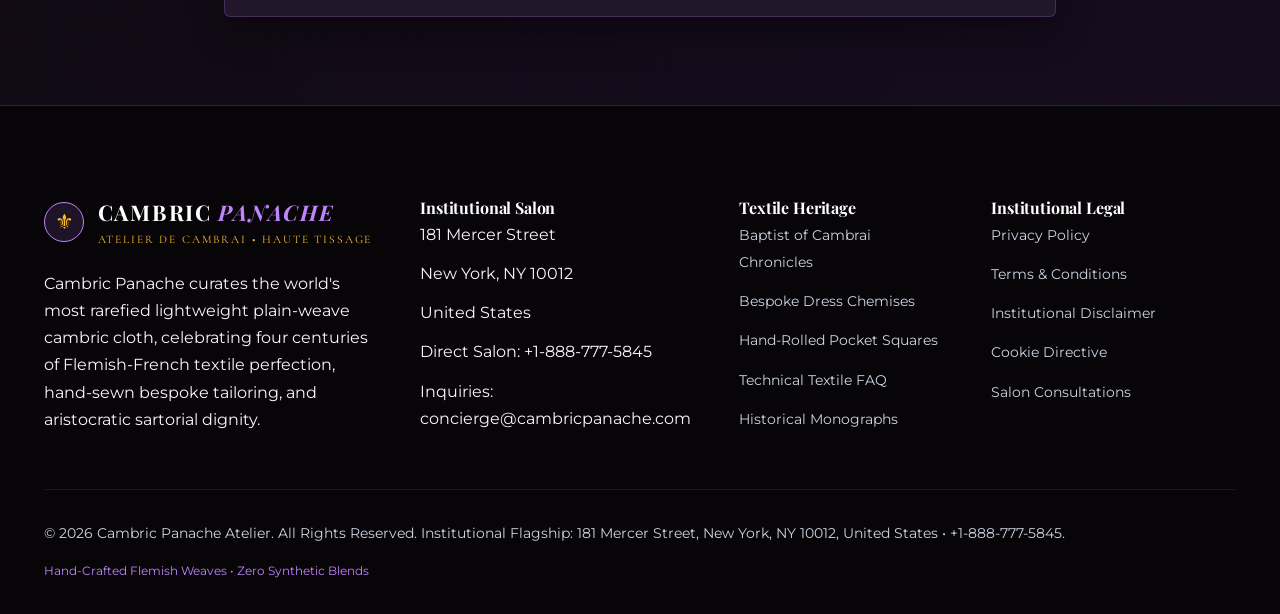
<file: cookie-policy.html>
<!DOCTYPE html>
<html lang="en">
<head>
    <meta charset="UTF-8">
    <meta name="viewport" content="width=device-width, initial-scale=1.0">
    <title>Cookie &amp; Tracking Directive | Cambric Panache</title>
    <meta name="description" content="Cookie &amp; Tracking Directive of Cambric Panache Atelier. Standard institutional compliance, consumer privacy protections, and bespoke atelier terms.">
    <link rel="canonical" href="https://cambricpanache.com/cookie-policy.html">
    <!-- Google tag (gtag.js) -->
<script async src="https://www.googletagmanager.com/gtag/js?id=G-0LY0HY7L01"></script>
<script>
  window.dataLayer = window.dataLayer || [];
  function gtag(){dataLayer.push(arguments);}
  gtag('js', new Date());
  gtag('config', 'G-0LY0HY7L01');
</script>
    <link rel="preconnect" href="https://fonts.googleapis.com">
    <link rel="preconnect" href="https://fonts.gstatic.com" crossorigin>
    <link href="https://fonts.googleapis.com/css2?family=Cormorant+Garamond:ital,wght@0,500;0,600;0,700;1,600&family=Montserrat:wght@300;400;500;600;700&family=Playfair+Display:ital,wght@0,600;0,700;0,800;1,600;1,700&display=swap" rel="stylesheet">
    <link rel="stylesheet" href="assets/css/style.css">
</head>
<body>
<header class="site-header">
    <div class="container header-inner">
        <a href="index.html" class="brand-logo">
            <div class="brand-crest">&#9884;</div>
            <div class="brand-text-wrap">
                <div class="brand-name">CAMBRIC <span>PANACHE</span></div>
                <div class="brand-sub">Atelier de Cambrai &bull; Est. 1588</div>
            </div>
            <span class="brand-badge">HAUTE TISSAGE</span>
        </a>
        <nav class="main-nav">
            <a href="index.html" class="nav-link ">Atelier</a>
            <a href="about.html" class="nav-link ">Cambrai Heritage</a>
            <a href="services.html" class="nav-link ">Haute Collections</a>
            <a href="faq.html" class="nav-link ">Sartorial FAQ</a>
            <a href="blog.html" class="nav-link ">Textile Treatises</a>
        </nav>
        <div class="header-actions">
            <a href="contact.html" class="btn btn-primary">Reserve Fitting</a>
            <button class="drawer-toggle" id="drawer-toggle" aria-label="Toggle Menu">&#9776;</button>
        </div>
    </div>
</header>
<div class="mobile-drawer" id="mobile-drawer">
    <a href="index.html">Atelier</a>
    <a href="about.html">Cambrai Heritage</a>
    <a href="services.html">Haute Collections</a>
    <a href="faq.html">Sartorial FAQ</a>
    <a href="blog.html">Textile Treatises</a>
    <a href="contact.html" style="color: var(--color-plum-glow); font-weight: 600;">Reserve Fitting &rarr;</a>
</div>

<main>
    <section class="section" style="padding-top: 4.5rem; padding-bottom: 5.5rem;">
        <div class="container" style="max-width: 880px;">
            <div style="margin-bottom: 3.5rem; text-align: center;">
                <div class="brand-badge" style="margin-bottom: 1rem;">INSTITUTIONAL GOVERNANCE</div>
                <h1 style="font-size: 2.8rem; margin-bottom: 1rem;">Cookie &amp; Tracking Directive</h1>
                <p style="font-size: 1.12rem; color: var(--color-text-muted); max-width: 720px; margin: 0 auto; line-height: 1.75;">
                    Our transparent policy on digital cookies, anonymous performance telemetry, and absolute exclusion of commercial advertising trackers.
                </p>
                <div style="margin-top: 1.25rem; font-family: var(--font-sub); font-size: 0.88rem; color: var(--color-gold); letter-spacing: 0.1em;">
                    Effective Date: October 24, 2026 &bull; Institutional Location: 181 Mercer Street, New York, NY 10012, United States &bull; Inquiries: +1-888-777-5845
                </div>
            </div>

            <div style="background: var(--color-card); border: 1px solid var(--color-border); border-radius: var(--radius); padding: 3rem 2.5rem; box-shadow: 0 16px 36px rgba(0, 0, 0, 0.4);">
                
        <div style="margin-bottom: 2.75rem;">
            <h2 style="font-size: 1.55rem; color: var(--color-plum-glow); margin-bottom: 1rem;">1. What Are Digital Cookies and How We Utilize Them</h2>
            <p style="font-size: 1.02rem; line-height: 1.8; color: var(--color-text-muted); margin-bottom: 1.25rem;">
                Digital cookies are compact text data files placed upon your computing device or mobile terminal when you access our static web portal. These files enable our web servers to recognize your specific browsing environment, preserve user display preferences, and facilitate smooth page transitions across our historical archives. We employ cookies sparingly, ethically, and strictly in alignment with contemporary international privacy standards.
            </p>
            <p style="font-size: 1.02rem; line-height: 1.8; color: var(--color-text-muted);">
                At Cambric Panache, we firmly believe that an educational repository dedicated to timeless sartorial craft should respect user autonomy. Consequently, our implementation of cookie mechanisms is confined to essential platform operations and non-invasive technical telemetry that never intrudes upon your personal reading dignity or exposes your private browsing habits to third-party ad exchanges or unauthorized commercial aggregators.
            </p>
        </div>
        <div style="margin-bottom: 2.75rem;">
            <h2 style="font-size: 1.55rem; color: var(--color-plum-glow); margin-bottom: 1rem;">2. Essential Operational and Structural Cookies</h2>
            <p style="font-size: 1.02rem; line-height: 1.8; color: var(--color-text-muted); margin-bottom: 1.25rem;">
                Essential cookies are strictly necessary to allow you to traverse our static website, navigate between monographs, and utilize core features such as our responsive mobile drawer and booking inquiry modals. Without these operational cookies, our web servers cannot safely retain your active session state or maintain cryptographic security across form submissions. Because these cookies are mandatory for platform functionality, they cannot be deactivated within our systems.
            </p>
            <p style="font-size: 1.02rem; line-height: 1.8; color: var(--color-text-muted);">
                These operational cookies do not accumulate personally identifiable data for commercial monetization, nor do they record your web traversal habits beyond your visit to cambricpanache.com. They expire naturally upon the termination of your browser session or remain stored for a limited duration solely to prevent redundant server re-authentications during subsequent visits to our library or appointment booking portals.
            </p>
        </div>
        <div style="margin-bottom: 2.75rem;">
            <h2 style="font-size: 1.55rem; color: var(--color-plum-glow); margin-bottom: 1rem;">3. Anonymous Performance and Analytics Telemetry</h2>
            <p style="font-size: 1.02rem; line-height: 1.8; color: var(--color-text-muted); margin-bottom: 1.25rem;">
                We employ aggregated, non-personally identifiable performance metrics to comprehend how readers discover, read, and interact with our historical textile monographs. These analytical tools collect anonymous data regarding page loading speeds, bounce rates, navigation pathways, and general device resolutions. The resulting statistical reports empower our technical team to identify sluggish server routes and ensure our long-form typography renders crisply across all screens.
            </p>
            <p style="font-size: 1.02rem; line-height: 1.8; color: var(--color-text-muted);">
                All analytical telemetry gathered through our platform is anonymized before computation, meaning that your individual Internet Protocol address is masked and never correlated with your personal contact records or fitting requests. We do not use persistent advertising trackers, social network sharing beacons, or behavioral remarketing cookies that trace your presence across the broader global internet or compromise personal reading choices.
            </p>
        </div>
        <div style="margin-bottom: 2.75rem;">
            <h2 style="font-size: 1.55rem; color: var(--color-plum-glow); margin-bottom: 1rem;">4. Absolute Exclusion of Third-Party Advertising Trackers</h2>
            <p style="font-size: 1.02rem; line-height: 1.8; color: var(--color-text-muted); margin-bottom: 1.25rem;">
                Cambric Panache maintains an unambiguous institutional policy regarding commercial ad networks: our platform does not permit third-party advertising brokers, programmatic data harvesters, or invasive behavioral profiling trackers to operate within our digital ecosystem. We do not display dynamic third-party banner advertisements, commercial promotional links, affiliate marketing widgets, or retargeting scripts on any of our thirteen static pages or archival research indexes.
            </p>
            <p style="font-size: 1.02rem; line-height: 1.8; color: var(--color-text-muted);">
                Because our business model is founded exclusively upon bespoke sartorial craft, heirloom tailoring commissions, and academic textile scholarship, we have no commercial motive to monetize user telemetry. Your visit to our digital textile library remains strictly private, completely unmonitored by third-party marketing agencies, and entirely divorced from commercial surveillance capitalism mechanisms and invasive behavioral profiling practices across global ad networks.
            </p>
        </div>
        <div style="margin-bottom: 2.75rem;">
            <h2 style="font-size: 1.55rem; color: var(--color-plum-glow); margin-bottom: 1rem;">5. User Control and Browser Cookie Management</h2>
            <p style="font-size: 1.02rem; line-height: 1.8; color: var(--color-text-muted); margin-bottom: 1.25rem;">
                Every patron and researcher retains total autonomy over the acceptance, restriction, or deletion of digital cookies stored on their personal devices. Most modern web browsers allow you to modify your cookie settings to reject all cookies, alert you whenever a cookie is offered, or automatically purge stored cookies upon closing your active browser window. Detailed instructions can be found in your browser's technical help documentation.
            </p>
            <p style="font-size: 1.02rem; line-height: 1.8; color: var(--color-text-muted);">
                Please note that if you choose to disable all digital cookies within your browser preferences, certain dynamic elements of our static website—such as interactive mobile drawer toggles and secure inquiry modal interactions—may operate with diminished fluidity. Nevertheless, all core educational text content and historical monographs will remain fully accessible for your perusal without restriction or hindrance.
            </p>
        </div>
        <div style="margin-bottom: 2.75rem;">
            <h2 style="font-size: 1.55rem; color: var(--color-plum-glow); margin-bottom: 1rem;">6. Institutional Contact Coordinates and Cookie Oversight</h2>
            <p style="font-size: 1.02rem; line-height: 1.8; color: var(--color-text-muted); margin-bottom: 1.25rem;">
                This Cookie Directive is reviewed regularly by our institutional governance board to ensure ongoing compliance with evolving digital privacy directives, including the European Union ePrivacy Directive and the California Consumer Privacy Act. Any future updates to our technical cookie implementations or browser privacy frameworks will be documented transparently within this published declaration alongside an updated chronological effective date prominently displayed at the top of this document.
            </p>
            <p style="font-size: 1.02rem; line-height: 1.8; color: var(--color-text-muted);">
                Should you have specific questions regarding our ethical cookie usage, or if you wish to inquire further about our digital privacy practices, please contact our institutional compliance office at 181 Mercer Street, New York, NY 10012, United States, or speak directly with our concierge team at +1-888-777-5845. We are committed to upholding transparency in every facet of our digital presence and client relations.
            </p>
        </div>
            </div>
        </div>
    </section>
</main>

<footer class="site-footer">
    <div class="container">
        <div class="footer-grid">
            <div class="footer-col">
                <div class="brand-logo" style="margin-bottom: 1.25rem;">
                    <div class="brand-crest">&#9884;</div>
                    <div class="brand-text-wrap">
                        <div class="brand-name">CAMBRIC <span>PANACHE</span></div>
                        <div class="brand-sub">Atelier de Cambrai &bull; Haute Tissage</div>
                    </div>
                </div>
                <p class="footer-desc">
                    Cambric Panache curates the world's most rarefied lightweight plain-weave cambric cloth, celebrating four centuries of Flemish-French textile perfection, hand-sewn bespoke tailoring, and aristocratic sartorial dignity.
                </p>
            </div>
            <div class="footer-col">
                <h4 class="footer-title">Institutional Salon</h4>
                <ul class="footer-links">
                    <li>181 Mercer Street</li>
                    <li>New York, NY 10012</li>
                    <li>United States</li>
                    <li>Direct Salon: +1-888-777-5845</li>
                    <li>Inquiries: concierge@cambricpanache.com</li>
                </ul>
            </div>
            <div class="footer-col">
                <h4 class="footer-title">Textile Heritage</h4>
                <ul class="footer-links">
                    <li><a href="about.html">Baptist of Cambrai Chronicles</a></li>
                    <li><a href="services.html">Bespoke Dress Chemises</a></li>
                    <li><a href="services.html">Hand-Rolled Pocket Squares</a></li>
                    <li><a href="faq.html">Technical Textile FAQ</a></li>
                    <li><a href="blog.html">Historical Monographs</a></li>
                </ul>
            </div>
            <div class="footer-col">
                <h4 class="footer-title">Institutional Legal</h4>
                <ul class="footer-links">
                    <li><a href="privacy-policy.html">Privacy Policy</a></li>
                    <li><a href="terms-and-conditions.html">Terms &amp; Conditions</a></li>
                    <li><a href="disclaimer.html">Institutional Disclaimer</a></li>
                    <li><a href="cookie-policy.html">Cookie Directive</a></li>
                    <li><a href="contact.html">Salon Consultations</a></li>
                </ul>
            </div>
        </div>
        <div class="footer-bottom">
            <div>&copy; 2026 Cambric Panache Atelier. All Rights Reserved. Institutional Flagship: 181 Mercer Street, New York, NY 10012, United States &bull; +1-888-777-5845.</div>
            <div style="font-size: 0.76rem; color: var(--color-plum-glow);">Hand-Crafted Flemish Weaves &bull; Zero Synthetic Blends</div>
        </div>
    </div>
</footer>
<script src="assets/js/main.js"></script>
</body>
</html>
</file>
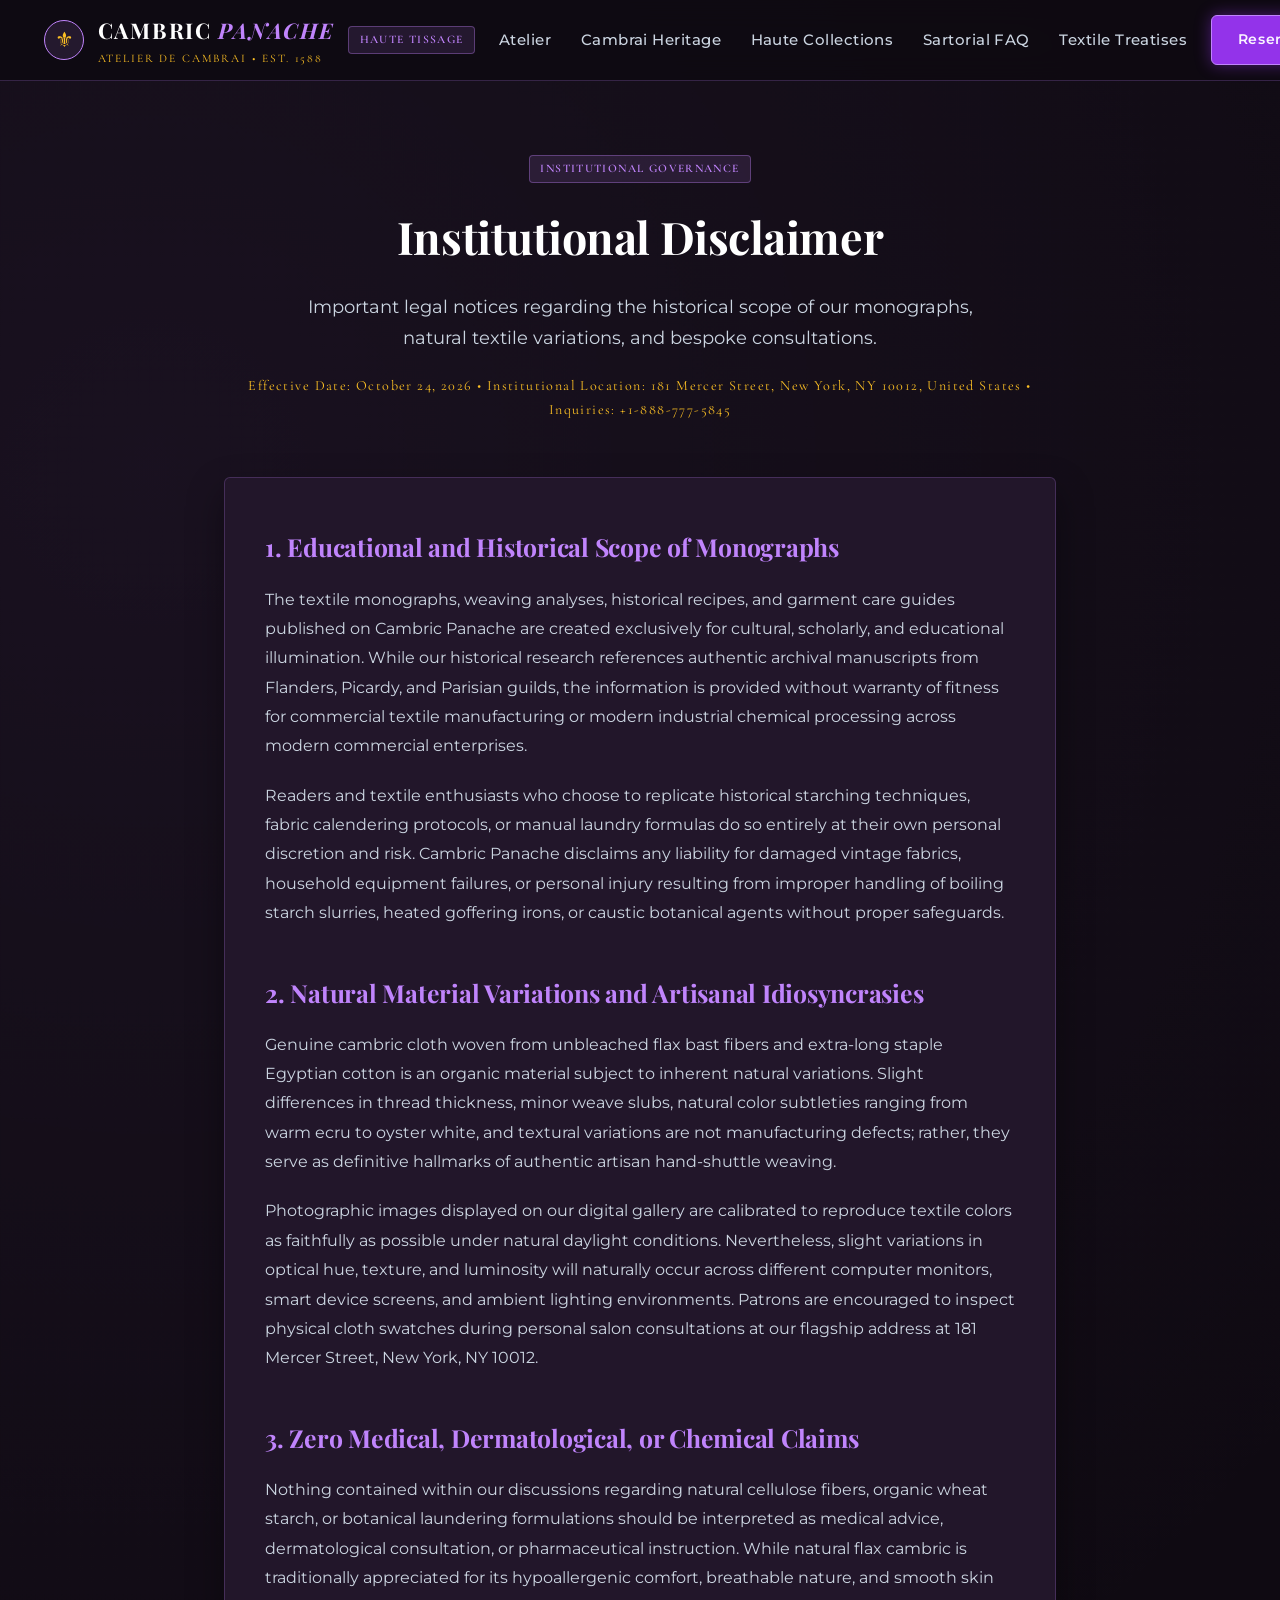
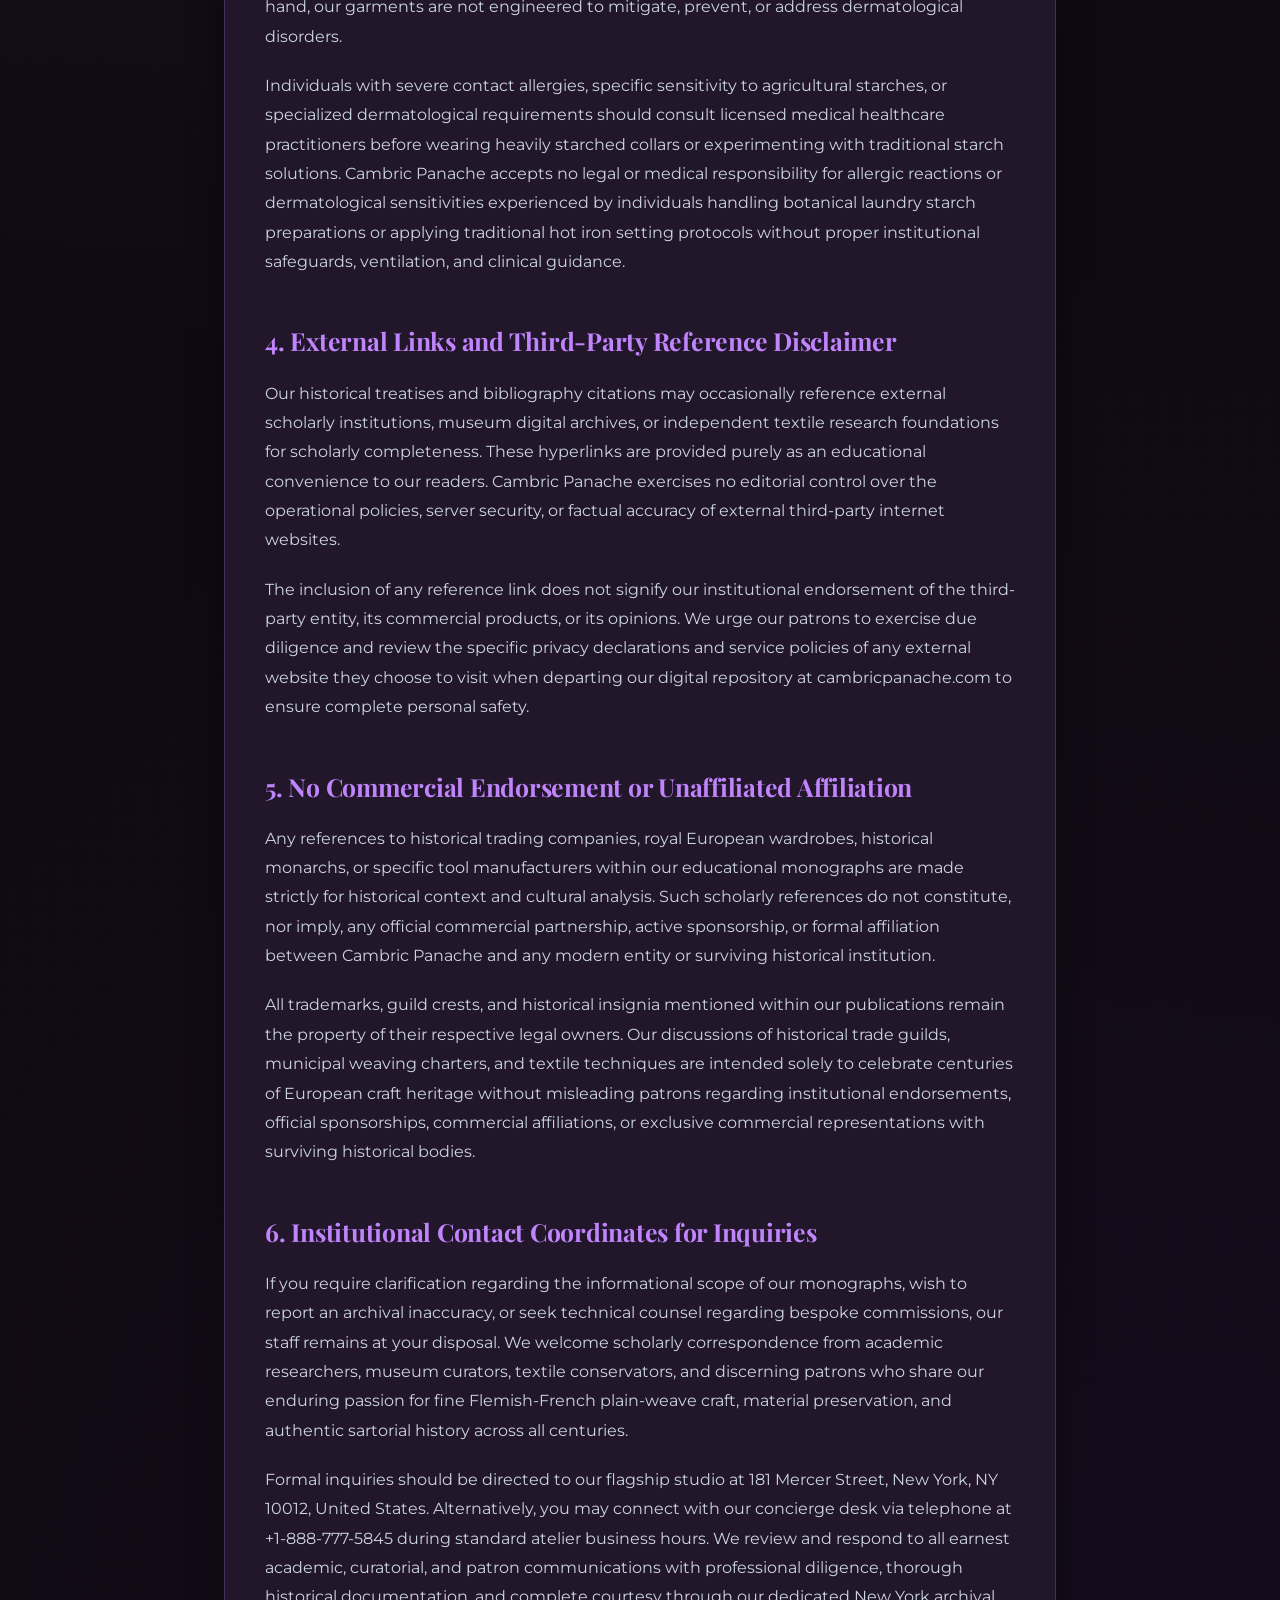
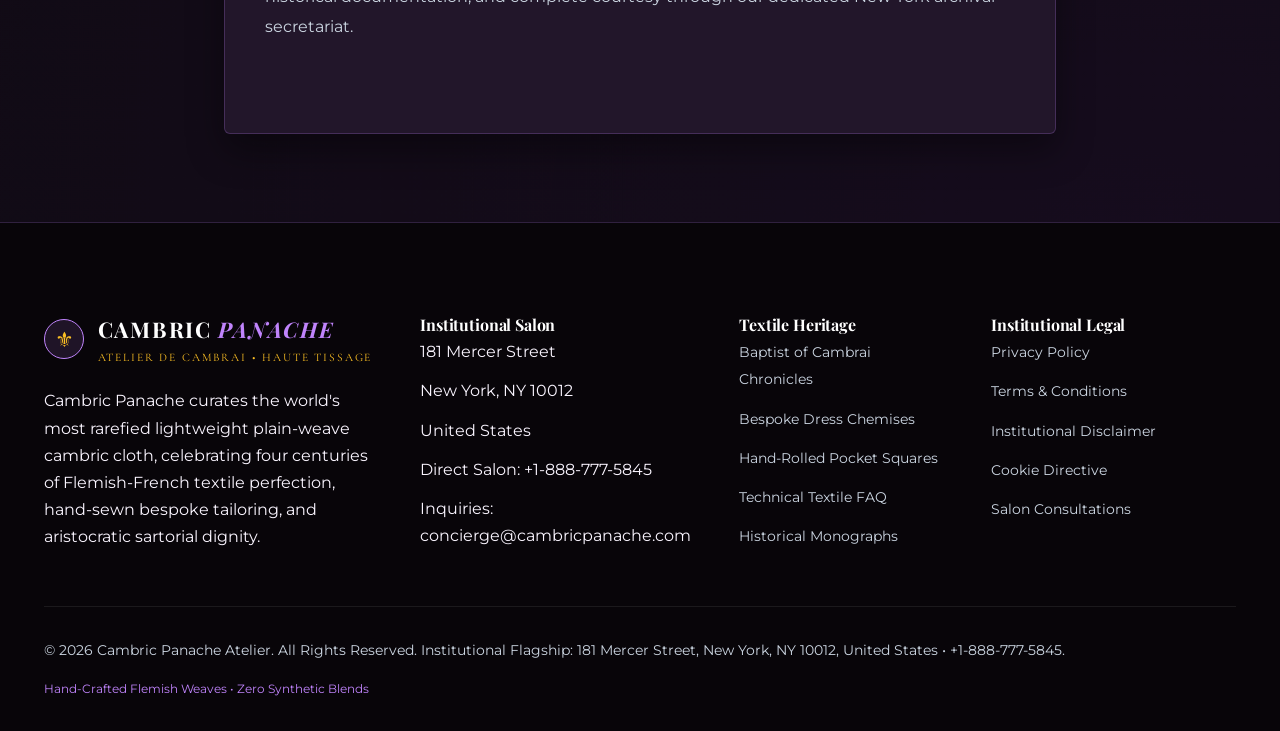
<file: disclaimer.html>
<!DOCTYPE html>
<html lang="en">
<head>
    <meta charset="UTF-8">
    <meta name="viewport" content="width=device-width, initial-scale=1.0">
    <title>Institutional Disclaimer | Cambric Panache</title>
    <meta name="description" content="Institutional Disclaimer of Cambric Panache Atelier. Standard institutional compliance, consumer privacy protections, and bespoke atelier terms.">
    <link rel="canonical" href="https://cambricpanache.com/disclaimer.html">
    <!-- Google tag (gtag.js) -->
<script async src="https://www.googletagmanager.com/gtag/js?id=G-0LY0HY7L01"></script>
<script>
  window.dataLayer = window.dataLayer || [];
  function gtag(){dataLayer.push(arguments);}
  gtag('js', new Date());
  gtag('config', 'G-0LY0HY7L01');
</script>
    <link rel="preconnect" href="https://fonts.googleapis.com">
    <link rel="preconnect" href="https://fonts.gstatic.com" crossorigin>
    <link href="https://fonts.googleapis.com/css2?family=Cormorant+Garamond:ital,wght@0,500;0,600;0,700;1,600&family=Montserrat:wght@300;400;500;600;700&family=Playfair+Display:ital,wght@0,600;0,700;0,800;1,600;1,700&display=swap" rel="stylesheet">
    <link rel="stylesheet" href="assets/css/style.css">
</head>
<body>
<header class="site-header">
    <div class="container header-inner">
        <a href="index.html" class="brand-logo">
            <div class="brand-crest">&#9884;</div>
            <div class="brand-text-wrap">
                <div class="brand-name">CAMBRIC <span>PANACHE</span></div>
                <div class="brand-sub">Atelier de Cambrai &bull; Est. 1588</div>
            </div>
            <span class="brand-badge">HAUTE TISSAGE</span>
        </a>
        <nav class="main-nav">
            <a href="index.html" class="nav-link ">Atelier</a>
            <a href="about.html" class="nav-link ">Cambrai Heritage</a>
            <a href="services.html" class="nav-link ">Haute Collections</a>
            <a href="faq.html" class="nav-link ">Sartorial FAQ</a>
            <a href="blog.html" class="nav-link ">Textile Treatises</a>
        </nav>
        <div class="header-actions">
            <a href="contact.html" class="btn btn-primary">Reserve Fitting</a>
            <button class="drawer-toggle" id="drawer-toggle" aria-label="Toggle Menu">&#9776;</button>
        </div>
    </div>
</header>
<div class="mobile-drawer" id="mobile-drawer">
    <a href="index.html">Atelier</a>
    <a href="about.html">Cambrai Heritage</a>
    <a href="services.html">Haute Collections</a>
    <a href="faq.html">Sartorial FAQ</a>
    <a href="blog.html">Textile Treatises</a>
    <a href="contact.html" style="color: var(--color-plum-glow); font-weight: 600;">Reserve Fitting &rarr;</a>
</div>

<main>
    <section class="section" style="padding-top: 4.5rem; padding-bottom: 5.5rem;">
        <div class="container" style="max-width: 880px;">
            <div style="margin-bottom: 3.5rem; text-align: center;">
                <div class="brand-badge" style="margin-bottom: 1rem;">INSTITUTIONAL GOVERNANCE</div>
                <h1 style="font-size: 2.8rem; margin-bottom: 1rem;">Institutional Disclaimer</h1>
                <p style="font-size: 1.12rem; color: var(--color-text-muted); max-width: 720px; margin: 0 auto; line-height: 1.75;">
                    Important legal notices regarding the historical scope of our monographs, natural textile variations, and bespoke consultations.
                </p>
                <div style="margin-top: 1.25rem; font-family: var(--font-sub); font-size: 0.88rem; color: var(--color-gold); letter-spacing: 0.1em;">
                    Effective Date: October 24, 2026 &bull; Institutional Location: 181 Mercer Street, New York, NY 10012, United States &bull; Inquiries: +1-888-777-5845
                </div>
            </div>

            <div style="background: var(--color-card); border: 1px solid var(--color-border); border-radius: var(--radius); padding: 3rem 2.5rem; box-shadow: 0 16px 36px rgba(0, 0, 0, 0.4);">
                
        <div style="margin-bottom: 2.75rem;">
            <h2 style="font-size: 1.55rem; color: var(--color-plum-glow); margin-bottom: 1rem;">1. Educational and Historical Scope of Monographs</h2>
            <p style="font-size: 1.02rem; line-height: 1.8; color: var(--color-text-muted); margin-bottom: 1.25rem;">
                The textile monographs, weaving analyses, historical recipes, and garment care guides published on Cambric Panache are created exclusively for cultural, scholarly, and educational illumination. While our historical research references authentic archival manuscripts from Flanders, Picardy, and Parisian guilds, the information is provided without warranty of fitness for commercial textile manufacturing or modern industrial chemical processing across modern commercial enterprises.
            </p>
            <p style="font-size: 1.02rem; line-height: 1.8; color: var(--color-text-muted);">
                Readers and textile enthusiasts who choose to replicate historical starching techniques, fabric calendering protocols, or manual laundry formulas do so entirely at their own personal discretion and risk. Cambric Panache disclaims any liability for damaged vintage fabrics, household equipment failures, or personal injury resulting from improper handling of boiling starch slurries, heated goffering irons, or caustic botanical agents without proper safeguards.
            </p>
        </div>
        <div style="margin-bottom: 2.75rem;">
            <h2 style="font-size: 1.55rem; color: var(--color-plum-glow); margin-bottom: 1rem;">2. Natural Material Variations and Artisanal Idiosyncrasies</h2>
            <p style="font-size: 1.02rem; line-height: 1.8; color: var(--color-text-muted); margin-bottom: 1.25rem;">
                Genuine cambric cloth woven from unbleached flax bast fibers and extra-long staple Egyptian cotton is an organic material subject to inherent natural variations. Slight differences in thread thickness, minor weave slubs, natural color subtleties ranging from warm ecru to oyster white, and textural variations are not manufacturing defects; rather, they serve as definitive hallmarks of authentic artisan hand-shuttle weaving.
            </p>
            <p style="font-size: 1.02rem; line-height: 1.8; color: var(--color-text-muted);">
                Photographic images displayed on our digital gallery are calibrated to reproduce textile colors as faithfully as possible under natural daylight conditions. Nevertheless, slight variations in optical hue, texture, and luminosity will naturally occur across different computer monitors, smart device screens, and ambient lighting environments. Patrons are encouraged to inspect physical cloth swatches during personal salon consultations at our flagship address at 181 Mercer Street, New York, NY 10012.
            </p>
        </div>
        <div style="margin-bottom: 2.75rem;">
            <h2 style="font-size: 1.55rem; color: var(--color-plum-glow); margin-bottom: 1rem;">3. Zero Medical, Dermatological, or Chemical Claims</h2>
            <p style="font-size: 1.02rem; line-height: 1.8; color: var(--color-text-muted); margin-bottom: 1.25rem;">
                Nothing contained within our discussions regarding natural cellulose fibers, organic wheat starch, or botanical laundering formulations should be interpreted as medical advice, dermatological consultation, or pharmaceutical instruction. While natural flax cambric is traditionally appreciated for its hypoallergenic comfort, breathable nature, and smooth skin hand, our garments are not engineered to mitigate, prevent, or address dermatological disorders.
            </p>
            <p style="font-size: 1.02rem; line-height: 1.8; color: var(--color-text-muted);">
                Individuals with severe contact allergies, specific sensitivity to agricultural starches, or specialized dermatological requirements should consult licensed medical healthcare practitioners before wearing heavily starched collars or experimenting with traditional starch solutions. Cambric Panache accepts no legal or medical responsibility for allergic reactions or dermatological sensitivities experienced by individuals handling botanical laundry starch preparations or applying traditional hot iron setting protocols without proper institutional safeguards, ventilation, and clinical guidance.
            </p>
        </div>
        <div style="margin-bottom: 2.75rem;">
            <h2 style="font-size: 1.55rem; color: var(--color-plum-glow); margin-bottom: 1rem;">4. External Links and Third-Party Reference Disclaimer</h2>
            <p style="font-size: 1.02rem; line-height: 1.8; color: var(--color-text-muted); margin-bottom: 1.25rem;">
                Our historical treatises and bibliography citations may occasionally reference external scholarly institutions, museum digital archives, or independent textile research foundations for scholarly completeness. These hyperlinks are provided purely as an educational convenience to our readers. Cambric Panache exercises no editorial control over the operational policies, server security, or factual accuracy of external third-party internet websites.
            </p>
            <p style="font-size: 1.02rem; line-height: 1.8; color: var(--color-text-muted);">
                The inclusion of any reference link does not signify our institutional endorsement of the third-party entity, its commercial products, or its opinions. We urge our patrons to exercise due diligence and review the specific privacy declarations and service policies of any external website they choose to visit when departing our digital repository at cambricpanache.com to ensure complete personal safety.
            </p>
        </div>
        <div style="margin-bottom: 2.75rem;">
            <h2 style="font-size: 1.55rem; color: var(--color-plum-glow); margin-bottom: 1rem;">5. No Commercial Endorsement or Unaffiliated Affiliation</h2>
            <p style="font-size: 1.02rem; line-height: 1.8; color: var(--color-text-muted); margin-bottom: 1.25rem;">
                Any references to historical trading companies, royal European wardrobes, historical monarchs, or specific tool manufacturers within our educational monographs are made strictly for historical context and cultural analysis. Such scholarly references do not constitute, nor imply, any official commercial partnership, active sponsorship, or formal affiliation between Cambric Panache and any modern entity or surviving historical institution.
            </p>
            <p style="font-size: 1.02rem; line-height: 1.8; color: var(--color-text-muted);">
                All trademarks, guild crests, and historical insignia mentioned within our publications remain the property of their respective legal owners. Our discussions of historical trade guilds, municipal weaving charters, and textile techniques are intended solely to celebrate centuries of European craft heritage without misleading patrons regarding institutional endorsements, official sponsorships, commercial affiliations, or exclusive commercial representations with surviving historical bodies.
            </p>
        </div>
        <div style="margin-bottom: 2.75rem;">
            <h2 style="font-size: 1.55rem; color: var(--color-plum-glow); margin-bottom: 1rem;">6. Institutional Contact Coordinates for Inquiries</h2>
            <p style="font-size: 1.02rem; line-height: 1.8; color: var(--color-text-muted); margin-bottom: 1.25rem;">
                If you require clarification regarding the informational scope of our monographs, wish to report an archival inaccuracy, or seek technical counsel regarding bespoke commissions, our staff remains at your disposal. We welcome scholarly correspondence from academic researchers, museum curators, textile conservators, and discerning patrons who share our enduring passion for fine Flemish-French plain-weave craft, material preservation, and authentic sartorial history across all centuries.
            </p>
            <p style="font-size: 1.02rem; line-height: 1.8; color: var(--color-text-muted);">
                Formal inquiries should be directed to our flagship studio at 181 Mercer Street, New York, NY 10012, United States. Alternatively, you may connect with our concierge desk via telephone at +1-888-777-5845 during standard atelier business hours. We review and respond to all earnest academic, curatorial, and patron communications with professional diligence, thorough historical documentation, and complete courtesy through our dedicated New York archival secretariat.
            </p>
        </div>
            </div>
        </div>
    </section>
</main>

<footer class="site-footer">
    <div class="container">
        <div class="footer-grid">
            <div class="footer-col">
                <div class="brand-logo" style="margin-bottom: 1.25rem;">
                    <div class="brand-crest">&#9884;</div>
                    <div class="brand-text-wrap">
                        <div class="brand-name">CAMBRIC <span>PANACHE</span></div>
                        <div class="brand-sub">Atelier de Cambrai &bull; Haute Tissage</div>
                    </div>
                </div>
                <p class="footer-desc">
                    Cambric Panache curates the world's most rarefied lightweight plain-weave cambric cloth, celebrating four centuries of Flemish-French textile perfection, hand-sewn bespoke tailoring, and aristocratic sartorial dignity.
                </p>
            </div>
            <div class="footer-col">
                <h4 class="footer-title">Institutional Salon</h4>
                <ul class="footer-links">
                    <li>181 Mercer Street</li>
                    <li>New York, NY 10012</li>
                    <li>United States</li>
                    <li>Direct Salon: +1-888-777-5845</li>
                    <li>Inquiries: concierge@cambricpanache.com</li>
                </ul>
            </div>
            <div class="footer-col">
                <h4 class="footer-title">Textile Heritage</h4>
                <ul class="footer-links">
                    <li><a href="about.html">Baptist of Cambrai Chronicles</a></li>
                    <li><a href="services.html">Bespoke Dress Chemises</a></li>
                    <li><a href="services.html">Hand-Rolled Pocket Squares</a></li>
                    <li><a href="faq.html">Technical Textile FAQ</a></li>
                    <li><a href="blog.html">Historical Monographs</a></li>
                </ul>
            </div>
            <div class="footer-col">
                <h4 class="footer-title">Institutional Legal</h4>
                <ul class="footer-links">
                    <li><a href="privacy-policy.html">Privacy Policy</a></li>
                    <li><a href="terms-and-conditions.html">Terms &amp; Conditions</a></li>
                    <li><a href="disclaimer.html">Institutional Disclaimer</a></li>
                    <li><a href="cookie-policy.html">Cookie Directive</a></li>
                    <li><a href="contact.html">Salon Consultations</a></li>
                </ul>
            </div>
        </div>
        <div class="footer-bottom">
            <div>&copy; 2026 Cambric Panache Atelier. All Rights Reserved. Institutional Flagship: 181 Mercer Street, New York, NY 10012, United States &bull; +1-888-777-5845.</div>
            <div style="font-size: 0.76rem; color: var(--color-plum-glow);">Hand-Crafted Flemish Weaves &bull; Zero Synthetic Blends</div>
        </div>
    </div>
</footer>
<script src="assets/js/main.js"></script>
</body>
</html>
</file>
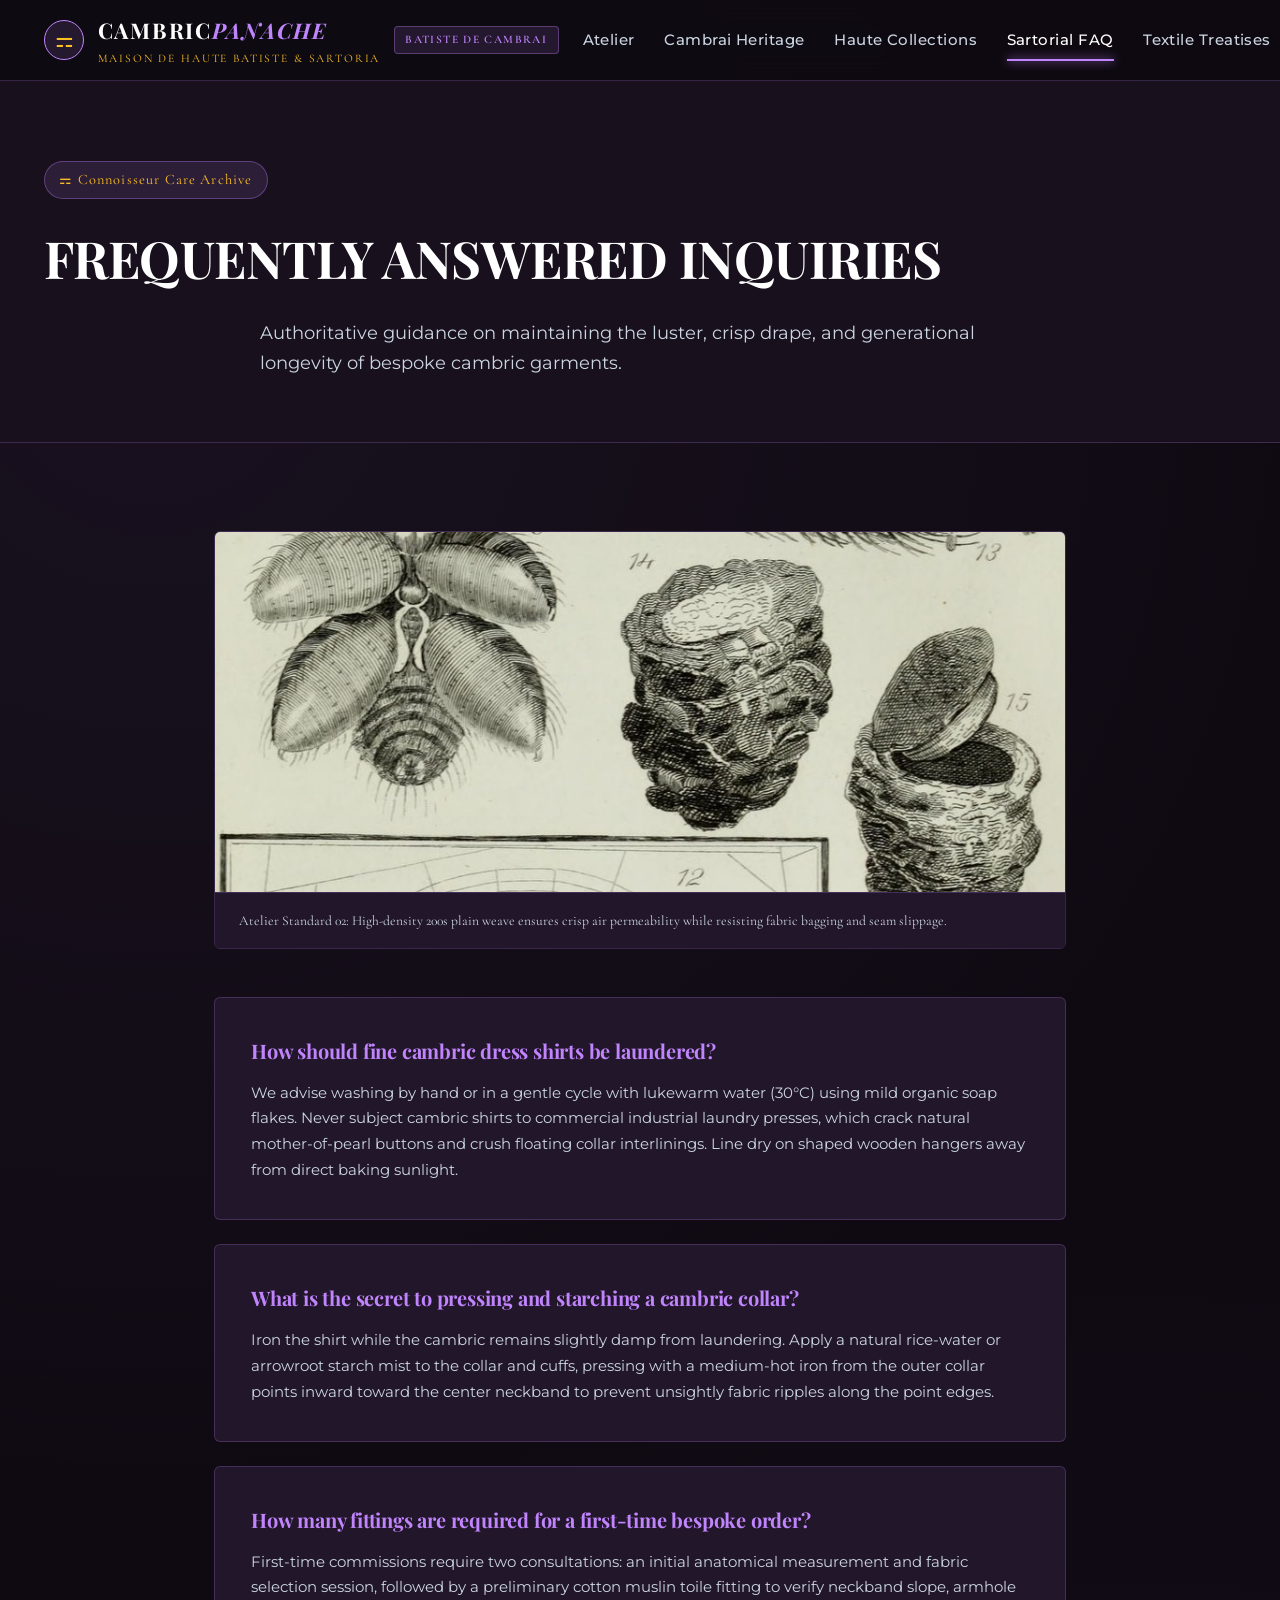
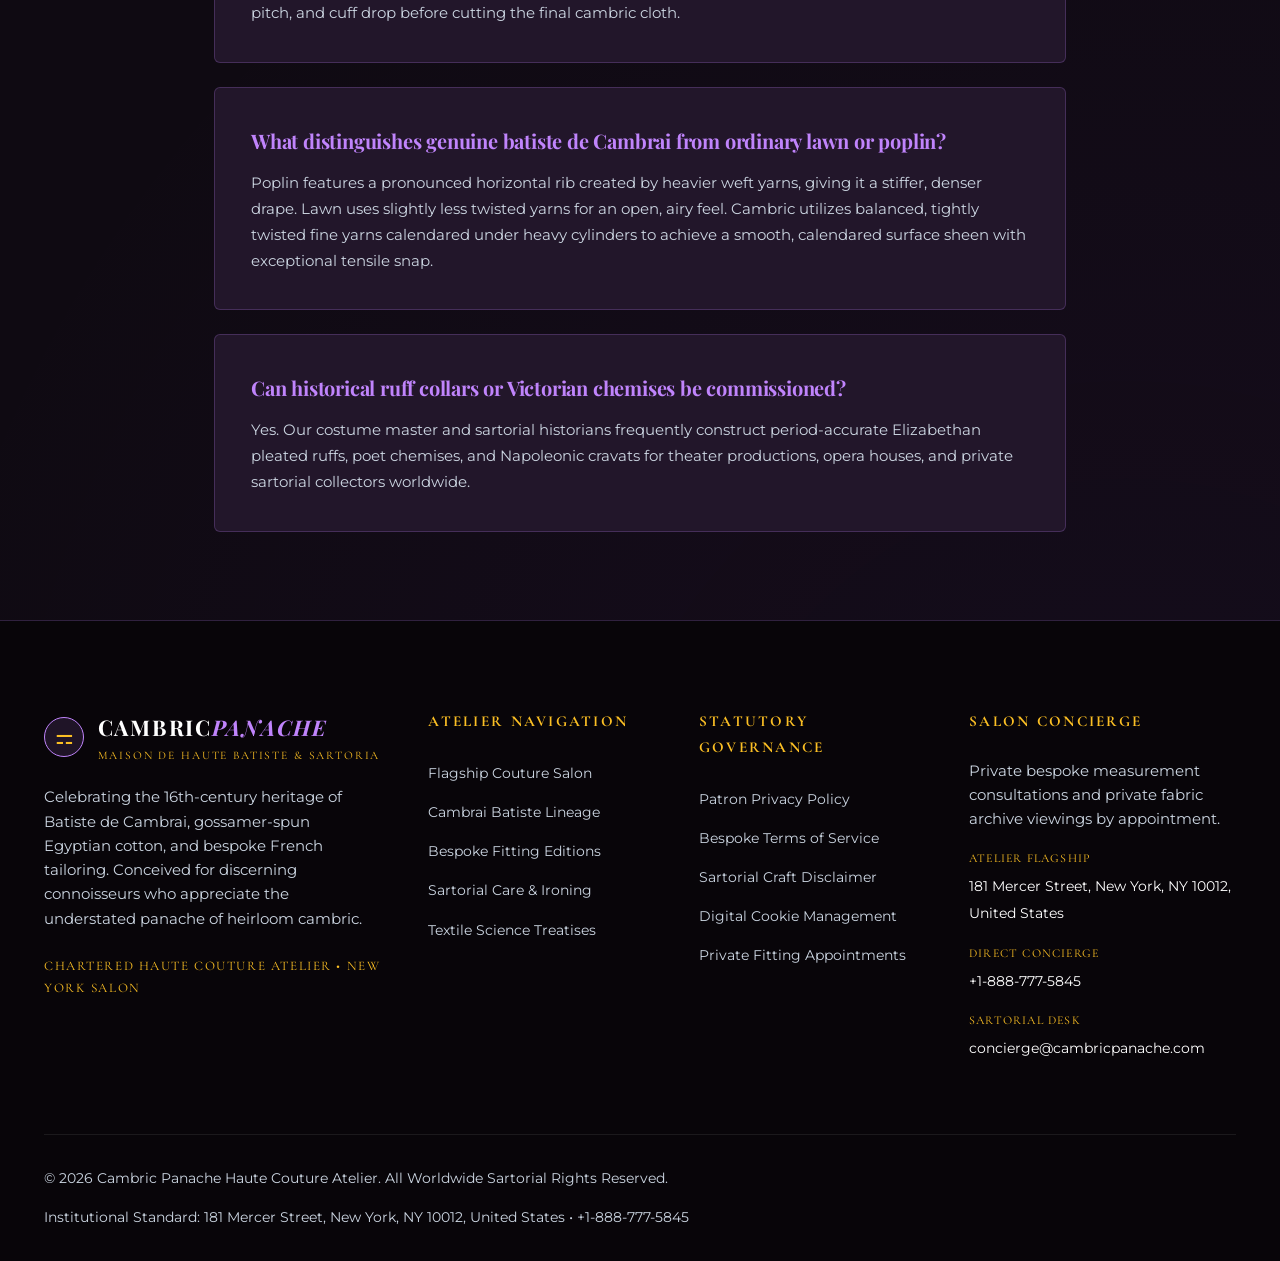
<file: faq.html>
<!DOCTYPE html>
<html lang="en">
<head>
    <meta charset="UTF-8">
    <meta name="viewport" content="width=device-width, initial-scale=1.0">
    <title>Sartorial Care & Fitting FAQ | Cambric Panache</title>
    <meta name="description" content="Connoisseur guidance on laundering fine cambric cloth, starching collars, mother-of-pearl button care, and bespoke fitting procedures.">
    <!-- Google tag (gtag.js) -->
<script async src="https://www.googletagmanager.com/gtag/js?id=G-0LY0HY7L01"></script>
<script>
  window.dataLayer = window.dataLayer || [];
  function gtag(){dataLayer.push(arguments);}
  gtag('js', new Date());
  gtag('config', 'G-0LY0HY7L01');
</script>
    <link rel="preconnect" href="https://fonts.googleapis.com">
    <link rel="preconnect" href="https://fonts.gstatic.com" crossorigin>
    <link href="https://fonts.googleapis.com/css2?family=Cormorant+Garamond:ital,wght@0,500;0,600;0,700;1,600&family=Montserrat:wght@300;400;500;600;700&family=Playfair+Display:ital,wght@0,600;0,700;0,800;1,600;1,700&display=swap" rel="stylesheet">
    <link rel="stylesheet" href="assets/css/style.css">
</head>
<body>
    <header class="site-header">
        <div class="container header-inner">
            <a href="index.html" class="brand-logo">
                <span class="brand-crest">&#9870;</span>
                <div class="brand-text-wrap">
                    <span class="brand-name">CAMBRIC<span>PANACHE</span></span>
                    <span class="brand-sub">Maison de Haute Batiste & Sartoria</span>
                </div>
                <span class="brand-badge">BATISTE DE CAMBRAI</span>
            </a>
            <nav class="main-nav">
                <a href="index.html" class="nav-link ">Atelier</a>
                <a href="about.html" class="nav-link ">Cambrai Heritage</a>
                <a href="services.html" class="nav-link ">Haute Collections</a>
                <a href="faq.html" class="nav-link active">Sartorial FAQ</a>
                <a href="blog.html" class="nav-link ">Textile Treatises</a>
            </nav>
            <div class="header-actions">
                <a href="contact.html" class="btn btn-primary">Reserve Fitting</a>
                <button class="drawer-toggle" id="drawer-toggle" aria-label="Toggle navigation">&#9776;</button>
            </div>
        </div>
    </header>
    <div class="mobile-drawer" id="mobile-drawer">
        <a href="index.html">Atelier</a>
        <a href="about.html">Cambrai Heritage</a>
        <a href="services.html">Haute Collections</a>
        <a href="faq.html">Sartorial FAQ</a>
        <a href="blog.html">Textile Treatises</a>
        <a href="contact.html">Salon Consultation & Inquiries</a>
        <div style="margin-top: auto; padding-top: 2rem; border-top: 1px solid var(--color-border);">
            <p style="font-size: 0.85rem; color: var(--color-text-muted);">181 Mercer Street, New York, NY 10012, United States</p>
            <p style="font-size: 0.85rem; color: var(--color-plum-glow); margin-top: 0.5rem; font-weight: 700;">+1-888-777-5845</p>
        </div>
    </div>
<main>
    <div class="page-header">
        <div class="container text-center">
            <div class="hero-tag" style="display: inline-block; margin-bottom: 1rem;">&#9870; Connoisseur Care Archive</div>
            <h1 style="font-size: clamp(2.2rem, 4vw, 3.6rem); margin-bottom: 1rem;">FREQUENTLY ANSWERED INQUIRIES</h1>
            <p style="color: var(--color-text-muted); font-size: 1.1rem; max-width: 760px; margin: 0 auto;">
                Authoritative guidance on maintaining the luster, crisp drape, and generational longevity of bespoke cambric garments.
            </p>
        </div>
    </div>

    <!-- FAQ Accordion with 1 real image -->
    <section class="section-py">
        <div class="container" style="max-width: 900px;">
            <div style="margin-bottom: 3rem; border-radius: var(--radius); overflow: hidden; border: 1px solid var(--color-border);">
                <img src="assets/images/cambric-fabric-weave-macro.jpg" alt="Macro texture of fine white cambric weave" style="width: 100%; height: 360px; object-fit: cover;">
                <div style="padding: 1rem 1.5rem; background: var(--color-card); font-size: 0.85rem; color: var(--color-text-muted); font-family: var(--font-sub); border-top: 1px solid var(--color-border);">
                    Atelier Standard 02: High-density 200s plain weave ensures crisp air permeability while resisting fabric bagging and seam slippage.
                </div>
            </div>

            <div style="display: flex; flex-direction: column; gap: 1.5rem;">
                <div class="card">
                    <h3 style="font-size: 1.25rem; color: var(--color-plum-glow); margin-bottom: 0.75rem;">How should fine cambric dress shirts be laundered?</h3>
                    <p style="color: var(--color-text-muted); font-size: 0.95rem; line-height: 1.7;">
                        We advise washing by hand or in a gentle cycle with lukewarm water (30°C) using mild organic soap flakes. Never subject cambric shirts to commercial industrial laundry presses, which crack natural mother-of-pearl buttons and crush floating collar interlinings. Line dry on shaped wooden hangers away from direct baking sunlight.
                    </p>
                </div>

                <div class="card">
                    <h3 style="font-size: 1.25rem; color: var(--color-plum-glow); margin-bottom: 0.75rem;">What is the secret to pressing and starching a cambric collar?</h3>
                    <p style="color: var(--color-text-muted); font-size: 0.95rem; line-height: 1.7;">
                        Iron the shirt while the cambric remains slightly damp from laundering. Apply a natural rice-water or arrowroot starch mist to the collar and cuffs, pressing with a medium-hot iron from the outer collar points inward toward the center neckband to prevent unsightly fabric ripples along the point edges.
                    </p>
                </div>

                <div class="card">
                    <h3 style="font-size: 1.25rem; color: var(--color-plum-glow); margin-bottom: 0.75rem;">How many fittings are required for a first-time bespoke order?</h3>
                    <p style="color: var(--color-text-muted); font-size: 0.95rem; line-height: 1.7;">
                        First-time commissions require two consultations: an initial anatomical measurement and fabric selection session, followed by a preliminary cotton muslin toile fitting to verify neckband slope, armhole pitch, and cuff drop before cutting the final cambric cloth.
                    </p>
                </div>

                <div class="card">
                    <h3 style="font-size: 1.25rem; color: var(--color-plum-glow); margin-bottom: 0.75rem;">What distinguishes genuine batiste de Cambrai from ordinary lawn or poplin?</h3>
                    <p style="color: var(--color-text-muted); font-size: 0.95rem; line-height: 1.7;">
                        Poplin features a pronounced horizontal rib created by heavier weft yarns, giving it a stiffer, denser drape. Lawn uses slightly less twisted yarns for an open, airy feel. Cambric utilizes balanced, tightly twisted fine yarns calendared under heavy cylinders to achieve a smooth, calendared surface sheen with exceptional tensile snap.
                    </p>
                </div>

                <div class="card">
                    <h3 style="font-size: 1.25rem; color: var(--color-plum-glow); margin-bottom: 0.75rem;">Can historical ruff collars or Victorian chemises be commissioned?</h3>
                    <p style="color: var(--color-text-muted); font-size: 0.95rem; line-height: 1.7;">
                        Yes. Our costume master and sartorial historians frequently construct period-accurate Elizabethan pleated ruffs, poet chemises, and Napoleonic cravats for theater productions, opera houses, and private sartorial collectors worldwide.
                    </p>
                </div>
            </div>
        </div>
    </section>
</main>
    <footer class="site-footer">
        <div class="container">
            <div class="footer-grid">
                <div class="footer-brand-col">
                    <a href="index.html" class="brand-logo" style="margin-bottom: 1.25rem;">
                        <span class="brand-crest">&#9870;</span>
                        <div class="brand-text-wrap">
                            <span class="brand-name">CAMBRIC<span>PANACHE</span></span>
                            <span class="brand-sub">Maison de Haute Batiste & Sartoria</span>
                        </div>
                    </a>
                    <p style="color: var(--color-text-muted); font-size: 0.95rem; line-height: 1.6; margin-bottom: 1.5rem;">
                        Celebrating the 16th-century heritage of Batiste de Cambrai, gossamer-spun Egyptian cotton, and bespoke French tailoring. Conceived for discerning connoisseurs who appreciate the understated panache of heirloom cambric.
                    </p>
                    <div style="font-family: var(--font-sub); font-size: 0.82rem; color: var(--color-gold); letter-spacing: 0.12em;">
                        CHARTERED HAUTE COUTURE ATELIER &bull; NEW YORK SALON
                    </div>
                </div>
                <div class="footer-nav-col">
                    <h4>Atelier Navigation</h4>
                    <ul class="footer-links">
                        <li><a href="index.html">Flagship Couture Salon</a></li>
                        <li><a href="about.html">Cambrai Batiste Lineage</a></li>
                        <li><a href="services.html">Bespoke Fitting Editions</a></li>
                        <li><a href="faq.html">Sartorial Care & Ironing</a></li>
                        <li><a href="blog.html">Textile Science Treatises</a></li>
                    </ul>
                </div>
                <div class="footer-nav-col">
                    <h4>Statutory Governance</h4>
                    <ul class="footer-links">
                        <li><a href="privacy-policy.html">Patron Privacy Policy</a></li>
                        <li><a href="terms-and-conditions.html">Bespoke Terms of Service</a></li>
                        <li><a href="disclaimer.html">Sartorial Craft Disclaimer</a></li>
                        <li><a href="cookie-policy.html">Digital Cookie Management</a></li>
                        <li><a href="contact.html">Private Fitting Appointments</a></li>
                    </ul>
                </div>
                <div class="footer-contact-col">
                    <h4>Salon Concierge</h4>
                    <p style="color: var(--color-text-muted); font-size: 0.95rem; line-height: 1.6; margin-bottom: 1rem;">
                        Private bespoke measurement consultations and private fabric archive viewings by appointment.
                    </p>
                    <div class="footer-contact-item">
                        <span class="footer-contact-label">Atelier Flagship</span>
                        <span class="footer-contact-val">181 Mercer Street, New York, NY 10012, United States</span>
                    </div>
                    <div class="footer-contact-item">
                        <span class="footer-contact-label">Direct Concierge</span>
                        <span class="footer-contact-val">+1-888-777-5845</span>
                    </div>
                    <div class="footer-contact-item">
                        <span class="footer-contact-label">Sartorial Desk</span>
                        <span class="footer-contact-val">concierge@cambricpanache.com</span>
                    </div>
                </div>
            </div>
            <div class="footer-bottom">
                <div>&copy; 2026 Cambric Panache Haute Couture Atelier. All Worldwide Sartorial Rights Reserved.</div>
                <div>Institutional Standard: 181 Mercer Street, New York, NY 10012, United States &bull; +1-888-777-5845</div>
            </div>
        </div>
    </footer>
    <script src="assets/js/main.js"></script>
</body>
</html>
</file>
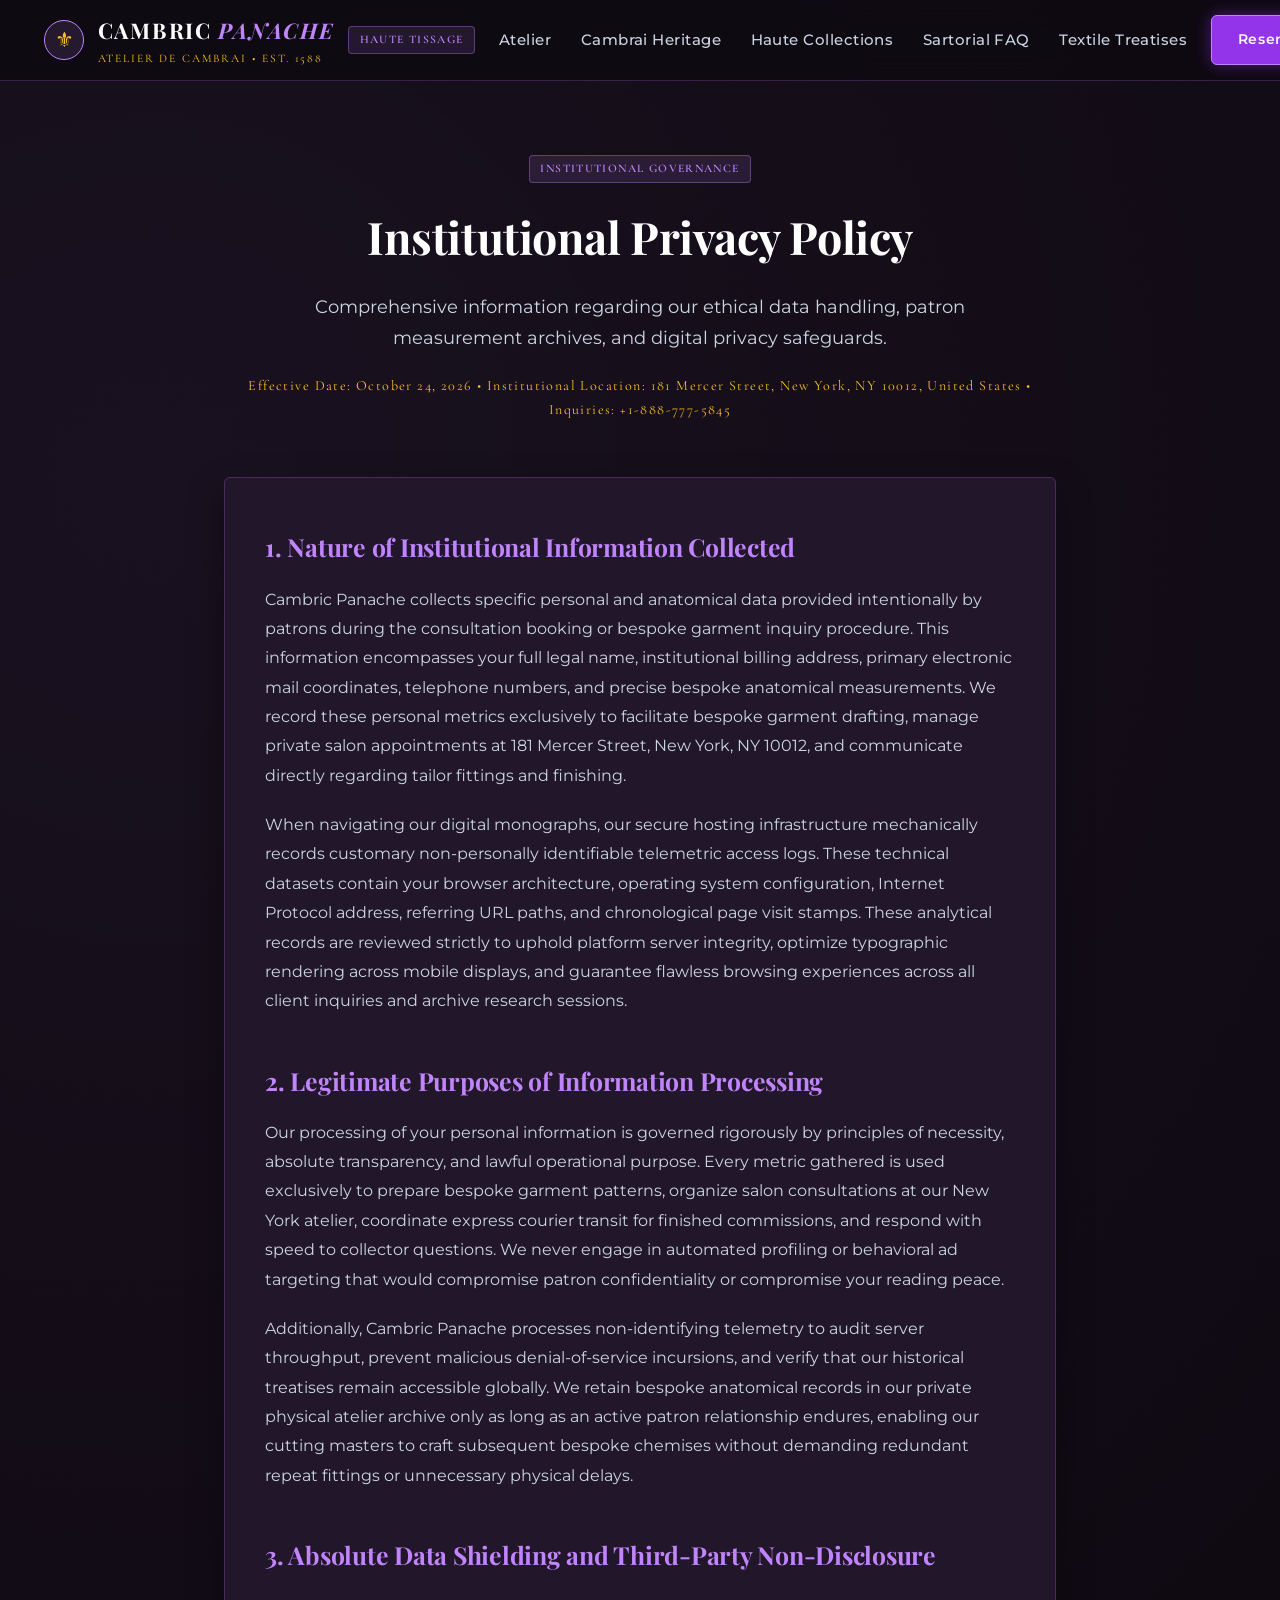
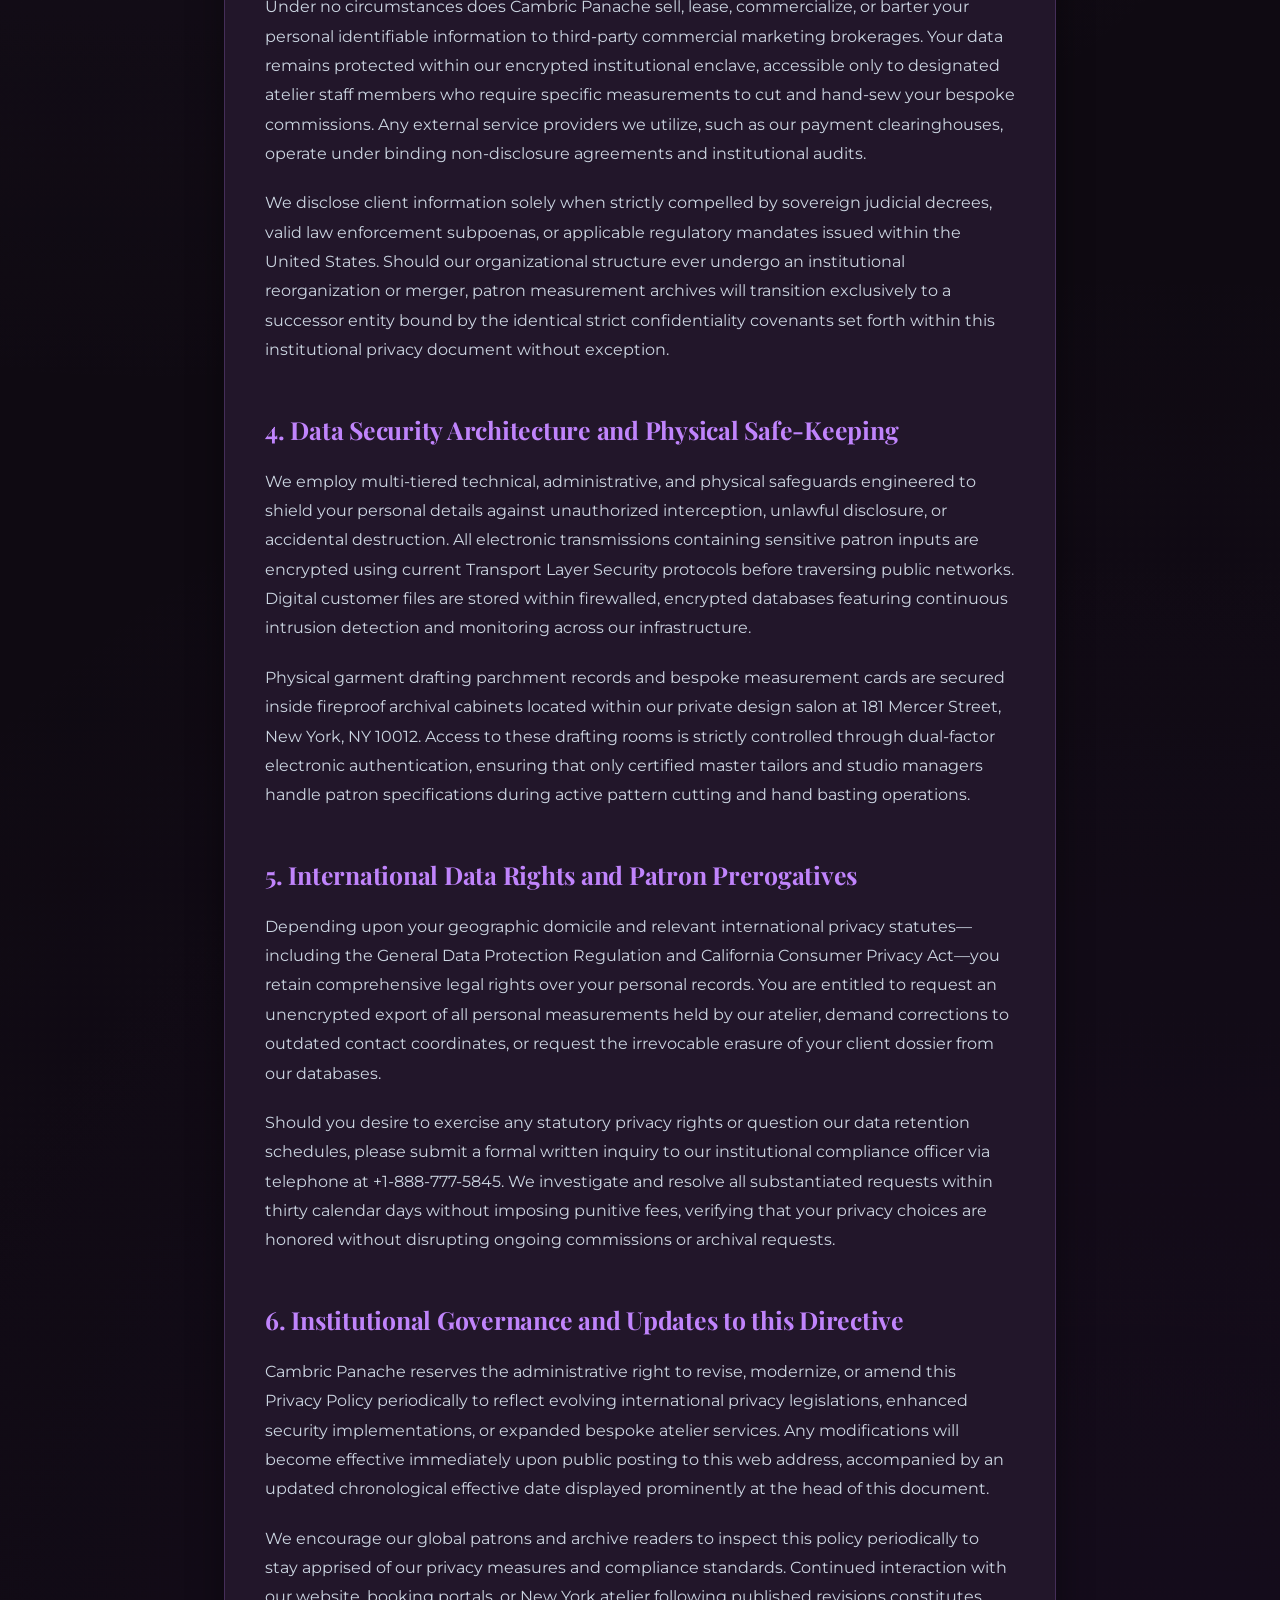
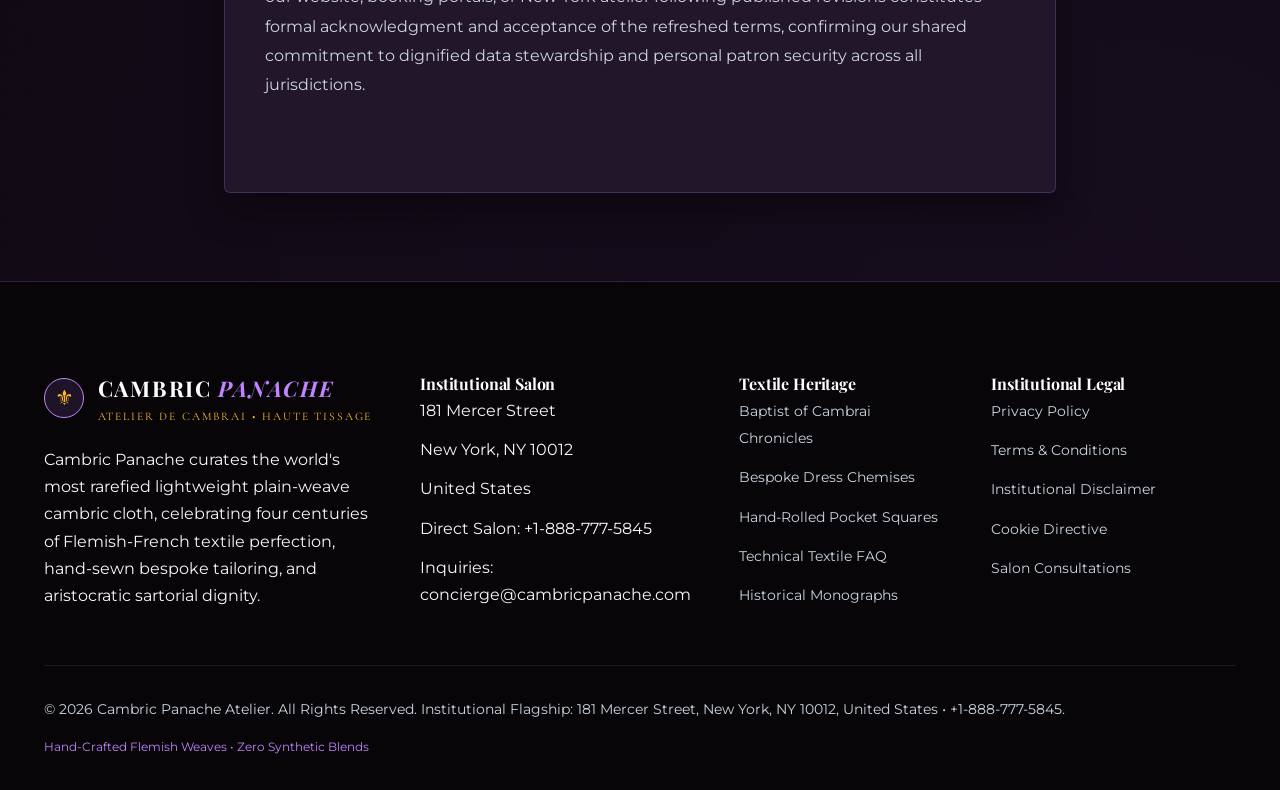
<file: privacy-policy.html>
<!DOCTYPE html>
<html lang="en">
<head>
    <meta charset="UTF-8">
    <meta name="viewport" content="width=device-width, initial-scale=1.0">
    <title>Institutional Privacy Policy | Cambric Panache</title>
    <meta name="description" content="Institutional Privacy Policy of Cambric Panache Atelier. Standard institutional compliance, consumer privacy protections, and bespoke atelier terms.">
    <link rel="canonical" href="https://cambricpanache.com/privacy-policy.html">
    <!-- Google tag (gtag.js) -->
<script async src="https://www.googletagmanager.com/gtag/js?id=G-0LY0HY7L01"></script>
<script>
  window.dataLayer = window.dataLayer || [];
  function gtag(){dataLayer.push(arguments);}
  gtag('js', new Date());
  gtag('config', 'G-0LY0HY7L01');
</script>
    <link rel="preconnect" href="https://fonts.googleapis.com">
    <link rel="preconnect" href="https://fonts.gstatic.com" crossorigin>
    <link href="https://fonts.googleapis.com/css2?family=Cormorant+Garamond:ital,wght@0,500;0,600;0,700;1,600&family=Montserrat:wght@300;400;500;600;700&family=Playfair+Display:ital,wght@0,600;0,700;0,800;1,600;1,700&display=swap" rel="stylesheet">
    <link rel="stylesheet" href="assets/css/style.css">
</head>
<body>
<header class="site-header">
    <div class="container header-inner">
        <a href="index.html" class="brand-logo">
            <div class="brand-crest">&#9884;</div>
            <div class="brand-text-wrap">
                <div class="brand-name">CAMBRIC <span>PANACHE</span></div>
                <div class="brand-sub">Atelier de Cambrai &bull; Est. 1588</div>
            </div>
            <span class="brand-badge">HAUTE TISSAGE</span>
        </a>
        <nav class="main-nav">
            <a href="index.html" class="nav-link ">Atelier</a>
            <a href="about.html" class="nav-link ">Cambrai Heritage</a>
            <a href="services.html" class="nav-link ">Haute Collections</a>
            <a href="faq.html" class="nav-link ">Sartorial FAQ</a>
            <a href="blog.html" class="nav-link ">Textile Treatises</a>
        </nav>
        <div class="header-actions">
            <a href="contact.html" class="btn btn-primary">Reserve Fitting</a>
            <button class="drawer-toggle" id="drawer-toggle" aria-label="Toggle Menu">&#9776;</button>
        </div>
    </div>
</header>
<div class="mobile-drawer" id="mobile-drawer">
    <a href="index.html">Atelier</a>
    <a href="about.html">Cambrai Heritage</a>
    <a href="services.html">Haute Collections</a>
    <a href="faq.html">Sartorial FAQ</a>
    <a href="blog.html">Textile Treatises</a>
    <a href="contact.html" style="color: var(--color-plum-glow); font-weight: 600;">Reserve Fitting &rarr;</a>
</div>

<main>
    <section class="section" style="padding-top: 4.5rem; padding-bottom: 5.5rem;">
        <div class="container" style="max-width: 880px;">
            <div style="margin-bottom: 3.5rem; text-align: center;">
                <div class="brand-badge" style="margin-bottom: 1rem;">INSTITUTIONAL GOVERNANCE</div>
                <h1 style="font-size: 2.8rem; margin-bottom: 1rem;">Institutional Privacy Policy</h1>
                <p style="font-size: 1.12rem; color: var(--color-text-muted); max-width: 720px; margin: 0 auto; line-height: 1.75;">
                    Comprehensive information regarding our ethical data handling, patron measurement archives, and digital privacy safeguards.
                </p>
                <div style="margin-top: 1.25rem; font-family: var(--font-sub); font-size: 0.88rem; color: var(--color-gold); letter-spacing: 0.1em;">
                    Effective Date: October 24, 2026 &bull; Institutional Location: 181 Mercer Street, New York, NY 10012, United States &bull; Inquiries: +1-888-777-5845
                </div>
            </div>

            <div style="background: var(--color-card); border: 1px solid var(--color-border); border-radius: var(--radius); padding: 3rem 2.5rem; box-shadow: 0 16px 36px rgba(0, 0, 0, 0.4);">
                
        <div style="margin-bottom: 2.75rem;">
            <h2 style="font-size: 1.55rem; color: var(--color-plum-glow); margin-bottom: 1rem;">1. Nature of Institutional Information Collected</h2>
            <p style="font-size: 1.02rem; line-height: 1.8; color: var(--color-text-muted); margin-bottom: 1.25rem;">
                Cambric Panache collects specific personal and anatomical data provided intentionally by patrons during the consultation booking or bespoke garment inquiry procedure. This information encompasses your full legal name, institutional billing address, primary electronic mail coordinates, telephone numbers, and precise bespoke anatomical measurements. We record these personal metrics exclusively to facilitate bespoke garment drafting, manage private salon appointments at 181 Mercer Street, New York, NY 10012, and communicate directly regarding tailor fittings and finishing.
            </p>
            <p style="font-size: 1.02rem; line-height: 1.8; color: var(--color-text-muted);">
                When navigating our digital monographs, our secure hosting infrastructure mechanically records customary non-personally identifiable telemetric access logs. These technical datasets contain your browser architecture, operating system configuration, Internet Protocol address, referring URL paths, and chronological page visit stamps. These analytical records are reviewed strictly to uphold platform server integrity, optimize typographic rendering across mobile displays, and guarantee flawless browsing experiences across all client inquiries and archive research sessions.
            </p>
        </div>
        <div style="margin-bottom: 2.75rem;">
            <h2 style="font-size: 1.55rem; color: var(--color-plum-glow); margin-bottom: 1rem;">2. Legitimate Purposes of Information Processing</h2>
            <p style="font-size: 1.02rem; line-height: 1.8; color: var(--color-text-muted); margin-bottom: 1.25rem;">
                Our processing of your personal information is governed rigorously by principles of necessity, absolute transparency, and lawful operational purpose. Every metric gathered is used exclusively to prepare bespoke garment patterns, organize salon consultations at our New York atelier, coordinate express courier transit for finished commissions, and respond with speed to collector questions. We never engage in automated profiling or behavioral ad targeting that would compromise patron confidentiality or compromise your reading peace.
            </p>
            <p style="font-size: 1.02rem; line-height: 1.8; color: var(--color-text-muted);">
                Additionally, Cambric Panache processes non-identifying telemetry to audit server throughput, prevent malicious denial-of-service incursions, and verify that our historical treatises remain accessible globally. We retain bespoke anatomical records in our private physical atelier archive only as long as an active patron relationship endures, enabling our cutting masters to craft subsequent bespoke chemises without demanding redundant repeat fittings or unnecessary physical delays.
            </p>
        </div>
        <div style="margin-bottom: 2.75rem;">
            <h2 style="font-size: 1.55rem; color: var(--color-plum-glow); margin-bottom: 1rem;">3. Absolute Data Shielding and Third-Party Non-Disclosure</h2>
            <p style="font-size: 1.02rem; line-height: 1.8; color: var(--color-text-muted); margin-bottom: 1.25rem;">
                Under no circumstances does Cambric Panache sell, lease, commercialize, or barter your personal identifiable information to third-party commercial marketing brokerages. Your data remains protected within our encrypted institutional enclave, accessible only to designated atelier staff members who require specific measurements to cut and hand-sew your bespoke commissions. Any external service providers we utilize, such as our payment clearinghouses, operate under binding non-disclosure agreements and institutional audits.
            </p>
            <p style="font-size: 1.02rem; line-height: 1.8; color: var(--color-text-muted);">
                We disclose client information solely when strictly compelled by sovereign judicial decrees, valid law enforcement subpoenas, or applicable regulatory mandates issued within the United States. Should our organizational structure ever undergo an institutional reorganization or merger, patron measurement archives will transition exclusively to a successor entity bound by the identical strict confidentiality covenants set forth within this institutional privacy document without exception.
            </p>
        </div>
        <div style="margin-bottom: 2.75rem;">
            <h2 style="font-size: 1.55rem; color: var(--color-plum-glow); margin-bottom: 1rem;">4. Data Security Architecture and Physical Safe-Keeping</h2>
            <p style="font-size: 1.02rem; line-height: 1.8; color: var(--color-text-muted); margin-bottom: 1.25rem;">
                We employ multi-tiered technical, administrative, and physical safeguards engineered to shield your personal details against unauthorized interception, unlawful disclosure, or accidental destruction. All electronic transmissions containing sensitive patron inputs are encrypted using current Transport Layer Security protocols before traversing public networks. Digital customer files are stored within firewalled, encrypted databases featuring continuous intrusion detection and monitoring across our infrastructure.
            </p>
            <p style="font-size: 1.02rem; line-height: 1.8; color: var(--color-text-muted);">
                Physical garment drafting parchment records and bespoke measurement cards are secured inside fireproof archival cabinets located within our private design salon at 181 Mercer Street, New York, NY 10012. Access to these drafting rooms is strictly controlled through dual-factor electronic authentication, ensuring that only certified master tailors and studio managers handle patron specifications during active pattern cutting and hand basting operations.
            </p>
        </div>
        <div style="margin-bottom: 2.75rem;">
            <h2 style="font-size: 1.55rem; color: var(--color-plum-glow); margin-bottom: 1rem;">5. International Data Rights and Patron Prerogatives</h2>
            <p style="font-size: 1.02rem; line-height: 1.8; color: var(--color-text-muted); margin-bottom: 1.25rem;">
                Depending upon your geographic domicile and relevant international privacy statutes—including the General Data Protection Regulation and California Consumer Privacy Act—you retain comprehensive legal rights over your personal records. You are entitled to request an unencrypted export of all personal measurements held by our atelier, demand corrections to outdated contact coordinates, or request the irrevocable erasure of your client dossier from our databases.
            </p>
            <p style="font-size: 1.02rem; line-height: 1.8; color: var(--color-text-muted);">
                Should you desire to exercise any statutory privacy rights or question our data retention schedules, please submit a formal written inquiry to our institutional compliance officer via telephone at +1-888-777-5845. We investigate and resolve all substantiated requests within thirty calendar days without imposing punitive fees, verifying that your privacy choices are honored without disrupting ongoing commissions or archival requests.
            </p>
        </div>
        <div style="margin-bottom: 2.75rem;">
            <h2 style="font-size: 1.55rem; color: var(--color-plum-glow); margin-bottom: 1rem;">6. Institutional Governance and Updates to this Directive</h2>
            <p style="font-size: 1.02rem; line-height: 1.8; color: var(--color-text-muted); margin-bottom: 1.25rem;">
                Cambric Panache reserves the administrative right to revise, modernize, or amend this Privacy Policy periodically to reflect evolving international privacy legislations, enhanced security implementations, or expanded bespoke atelier services. Any modifications will become effective immediately upon public posting to this web address, accompanied by an updated chronological effective date displayed prominently at the head of this document.
            </p>
            <p style="font-size: 1.02rem; line-height: 1.8; color: var(--color-text-muted);">
                We encourage our global patrons and archive readers to inspect this policy periodically to stay apprised of our privacy measures and compliance standards. Continued interaction with our website, booking portals, or New York atelier following published revisions constitutes formal acknowledgment and acceptance of the refreshed terms, confirming our shared commitment to dignified data stewardship and personal patron security across all jurisdictions.
            </p>
        </div>
            </div>
        </div>
    </section>
</main>

<footer class="site-footer">
    <div class="container">
        <div class="footer-grid">
            <div class="footer-col">
                <div class="brand-logo" style="margin-bottom: 1.25rem;">
                    <div class="brand-crest">&#9884;</div>
                    <div class="brand-text-wrap">
                        <div class="brand-name">CAMBRIC <span>PANACHE</span></div>
                        <div class="brand-sub">Atelier de Cambrai &bull; Haute Tissage</div>
                    </div>
                </div>
                <p class="footer-desc">
                    Cambric Panache curates the world's most rarefied lightweight plain-weave cambric cloth, celebrating four centuries of Flemish-French textile perfection, hand-sewn bespoke tailoring, and aristocratic sartorial dignity.
                </p>
            </div>
            <div class="footer-col">
                <h4 class="footer-title">Institutional Salon</h4>
                <ul class="footer-links">
                    <li>181 Mercer Street</li>
                    <li>New York, NY 10012</li>
                    <li>United States</li>
                    <li>Direct Salon: +1-888-777-5845</li>
                    <li>Inquiries: concierge@cambricpanache.com</li>
                </ul>
            </div>
            <div class="footer-col">
                <h4 class="footer-title">Textile Heritage</h4>
                <ul class="footer-links">
                    <li><a href="about.html">Baptist of Cambrai Chronicles</a></li>
                    <li><a href="services.html">Bespoke Dress Chemises</a></li>
                    <li><a href="services.html">Hand-Rolled Pocket Squares</a></li>
                    <li><a href="faq.html">Technical Textile FAQ</a></li>
                    <li><a href="blog.html">Historical Monographs</a></li>
                </ul>
            </div>
            <div class="footer-col">
                <h4 class="footer-title">Institutional Legal</h4>
                <ul class="footer-links">
                    <li><a href="privacy-policy.html">Privacy Policy</a></li>
                    <li><a href="terms-and-conditions.html">Terms &amp; Conditions</a></li>
                    <li><a href="disclaimer.html">Institutional Disclaimer</a></li>
                    <li><a href="cookie-policy.html">Cookie Directive</a></li>
                    <li><a href="contact.html">Salon Consultations</a></li>
                </ul>
            </div>
        </div>
        <div class="footer-bottom">
            <div>&copy; 2026 Cambric Panache Atelier. All Rights Reserved. Institutional Flagship: 181 Mercer Street, New York, NY 10012, United States &bull; +1-888-777-5845.</div>
            <div style="font-size: 0.76rem; color: var(--color-plum-glow);">Hand-Crafted Flemish Weaves &bull; Zero Synthetic Blends</div>
        </div>
    </div>
</footer>
<script src="assets/js/main.js"></script>
</body>
</html>
</file>
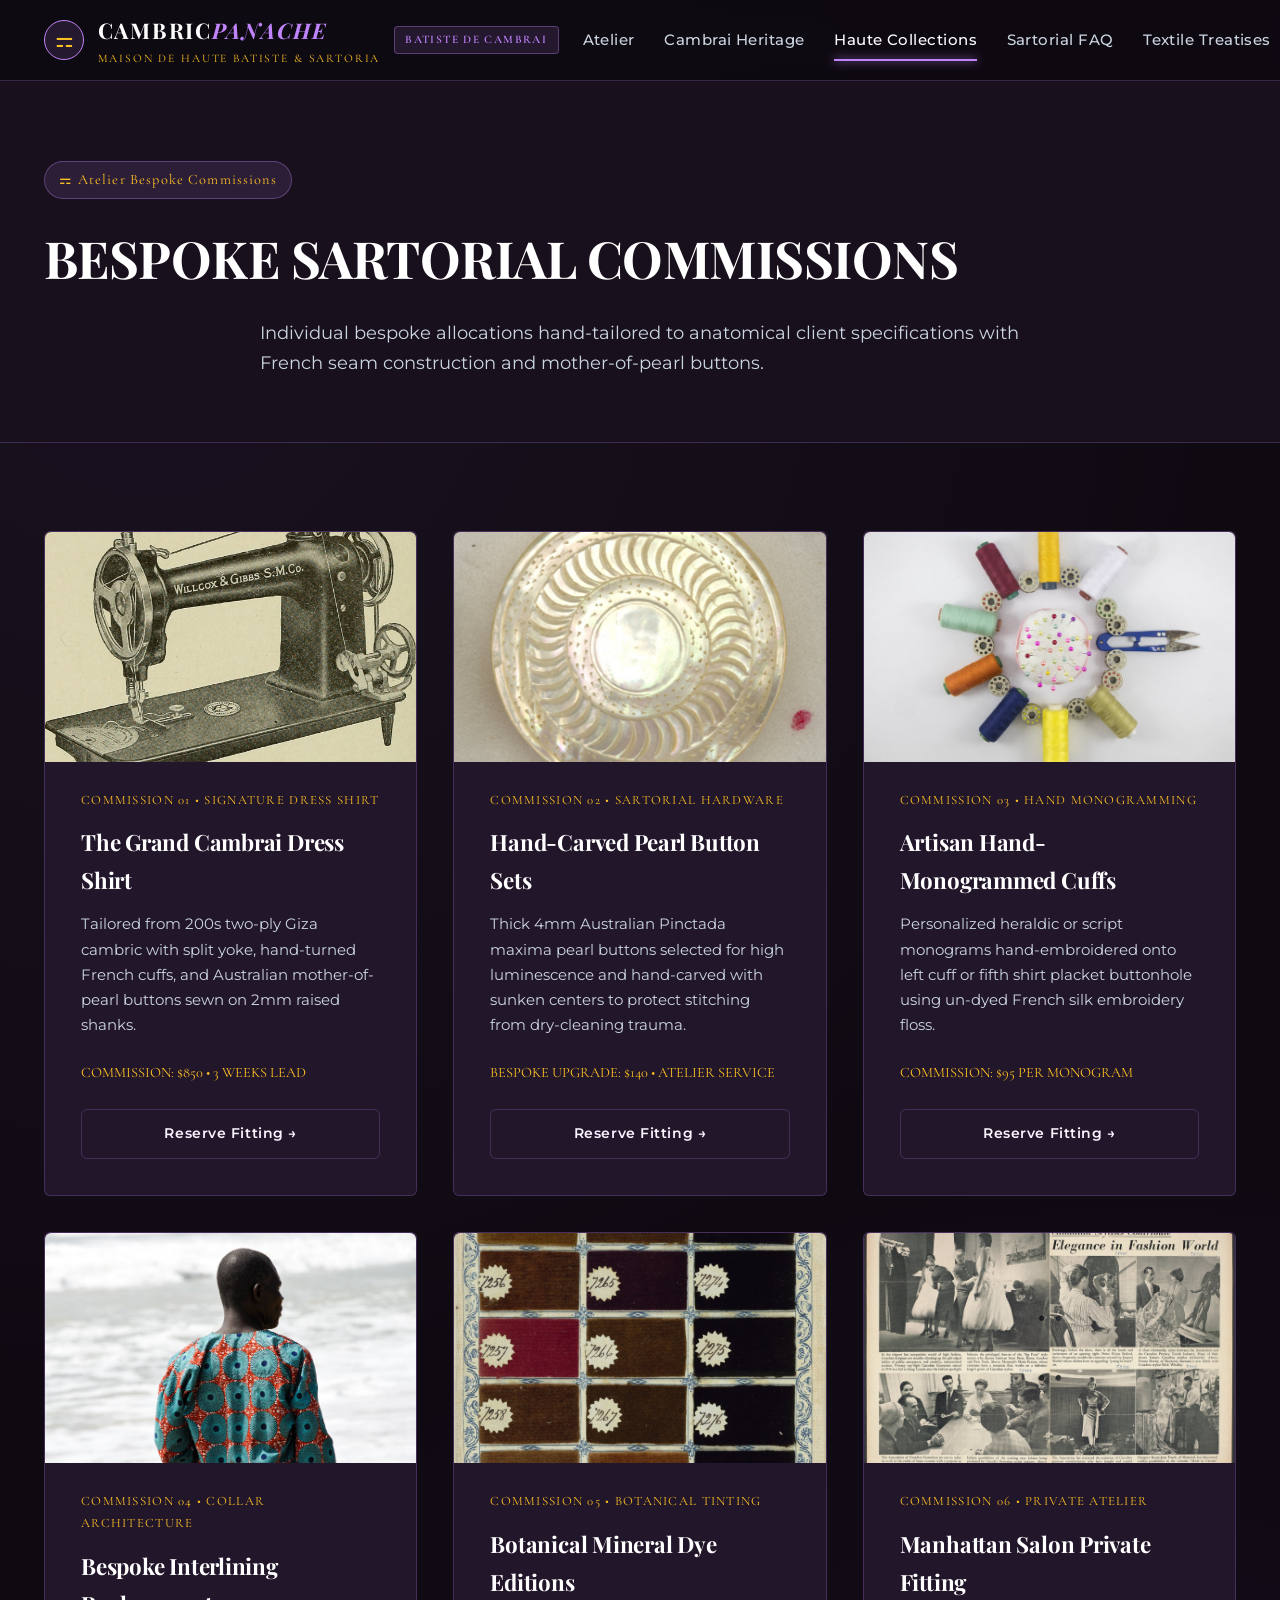
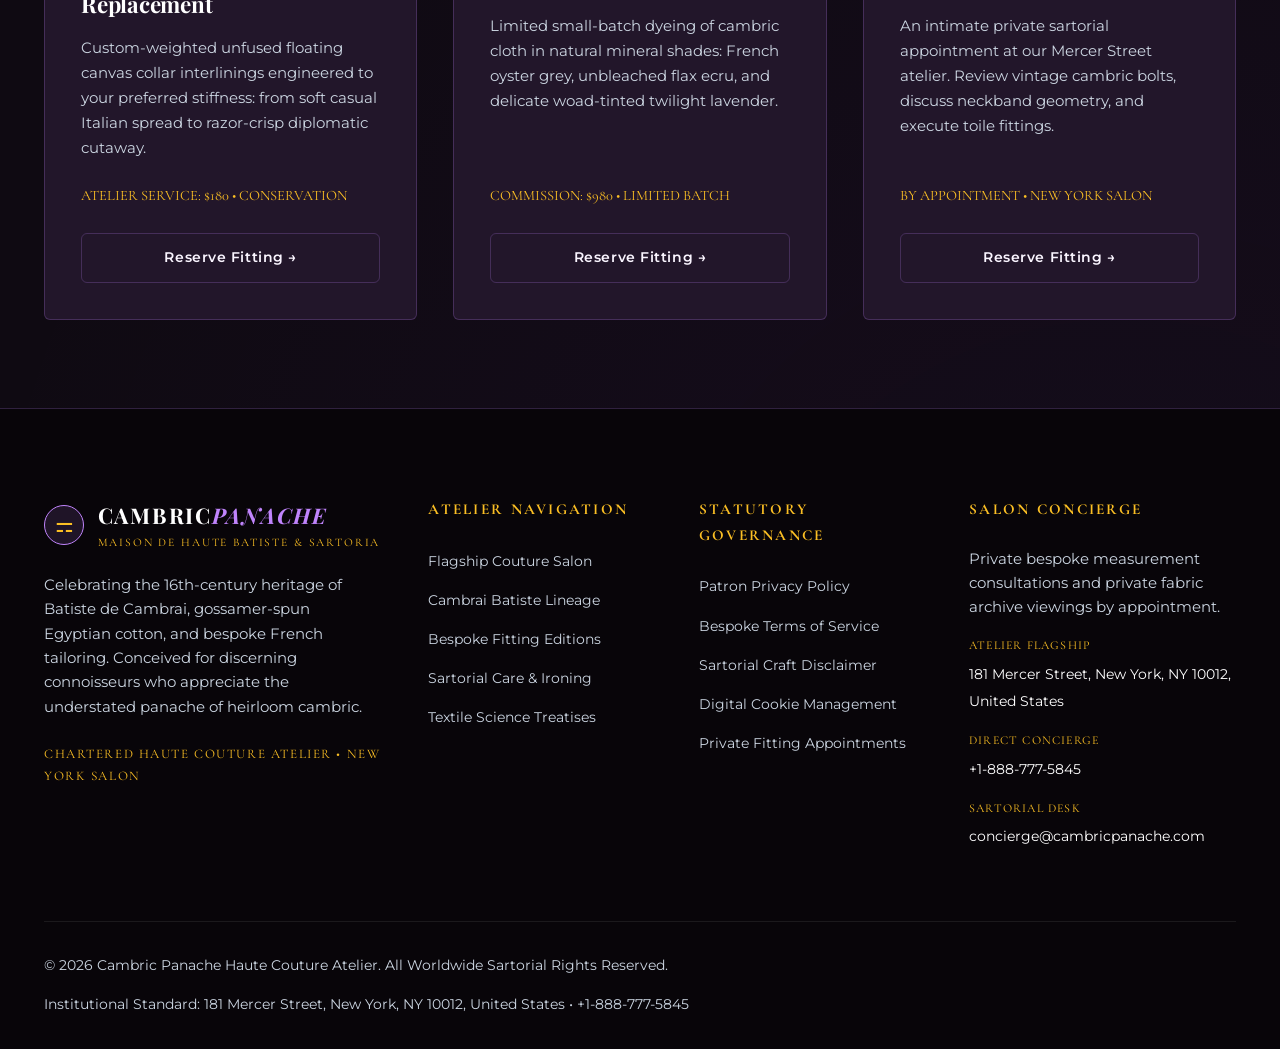
<file: services.html>
<!DOCTYPE html>
<html lang="en">
<head>
    <meta charset="UTF-8">
    <meta name="viewport" content="width=device-width, initial-scale=1.0">
    <title>Haute Collections & Bespoke Tailoring Services | Cambric Panache</title>
    <meta name="description" content="Commission bespoke hand-tailored cambric dress shirts, poet chemises, hand-embroidered pocket squares, and heirloom restoration at Cambric Panache.">
    <!-- Google tag (gtag.js) -->
<script async src="https://www.googletagmanager.com/gtag/js?id=G-0LY0HY7L01"></script>
<script>
  window.dataLayer = window.dataLayer || [];
  function gtag(){dataLayer.push(arguments);}
  gtag('js', new Date());
  gtag('config', 'G-0LY0HY7L01');
</script>
    <link rel="preconnect" href="https://fonts.googleapis.com">
    <link rel="preconnect" href="https://fonts.gstatic.com" crossorigin>
    <link href="https://fonts.googleapis.com/css2?family=Cormorant+Garamond:ital,wght@0,500;0,600;0,700;1,600&family=Montserrat:wght@300;400;500;600;700&family=Playfair+Display:ital,wght@0,600;0,700;0,800;1,600;1,700&display=swap" rel="stylesheet">
    <link rel="stylesheet" href="assets/css/style.css">
</head>
<body>
    <header class="site-header">
        <div class="container header-inner">
            <a href="index.html" class="brand-logo">
                <span class="brand-crest">&#9870;</span>
                <div class="brand-text-wrap">
                    <span class="brand-name">CAMBRIC<span>PANACHE</span></span>
                    <span class="brand-sub">Maison de Haute Batiste & Sartoria</span>
                </div>
                <span class="brand-badge">BATISTE DE CAMBRAI</span>
            </a>
            <nav class="main-nav">
                <a href="index.html" class="nav-link ">Atelier</a>
                <a href="about.html" class="nav-link ">Cambrai Heritage</a>
                <a href="services.html" class="nav-link active">Haute Collections</a>
                <a href="faq.html" class="nav-link ">Sartorial FAQ</a>
                <a href="blog.html" class="nav-link ">Textile Treatises</a>
            </nav>
            <div class="header-actions">
                <a href="contact.html" class="btn btn-primary">Reserve Fitting</a>
                <button class="drawer-toggle" id="drawer-toggle" aria-label="Toggle navigation">&#9776;</button>
            </div>
        </div>
    </header>
    <div class="mobile-drawer" id="mobile-drawer">
        <a href="index.html">Atelier</a>
        <a href="about.html">Cambrai Heritage</a>
        <a href="services.html">Haute Collections</a>
        <a href="faq.html">Sartorial FAQ</a>
        <a href="blog.html">Textile Treatises</a>
        <a href="contact.html">Salon Consultation & Inquiries</a>
        <div style="margin-top: auto; padding-top: 2rem; border-top: 1px solid var(--color-border);">
            <p style="font-size: 0.85rem; color: var(--color-text-muted);">181 Mercer Street, New York, NY 10012, United States</p>
            <p style="font-size: 0.85rem; color: var(--color-plum-glow); margin-top: 0.5rem; font-weight: 700;">+1-888-777-5845</p>
        </div>
    </div>
<main>
    <div class="page-header">
        <div class="container text-center">
            <div class="hero-tag" style="display: inline-block; margin-bottom: 1rem;">&#9870; Atelier Bespoke Commissions</div>
            <h1 style="font-size: clamp(2.2rem, 4vw, 3.6rem); margin-bottom: 1rem;">BESPOKE SARTORIAL COMMISSIONS</h1>
            <p style="color: var(--color-text-muted); font-size: 1.1rem; max-width: 760px; margin: 0 auto;">
                Individual bespoke allocations hand-tailored to anatomical client specifications with French seam construction and mother-of-pearl buttons.
            </p>
        </div>
    </div>

    <!-- 6 Edition Cards with 6 real images -->
    <section class="section-py">
        <div class="container">
            <div class="grid-3">
                <div class="card">
                    <div class="card-img-wrap">
                        <img src="assets/images/cambric-french-seam-sewing-machine.jpg" alt="Sewing machine stitching delicate French seam">
                    </div>
                    <div class="card-tag">Commission 01 &bull; Signature Dress Shirt</div>
                    <h3 class="card-title">The Grand Cambrai Dress Shirt</h3>
                    <p class="card-text">
                        Tailored from 200s two-ply Giza cambric with split yoke, hand-turned French cuffs, and Australian mother-of-pearl buttons sewn on 2mm raised shanks.
                    </p>
                    <div style="font-family: var(--font-sub); font-size: 0.9rem; color: var(--color-gold); margin-bottom: 1.5rem;">
                        COMMISSION: $850 &bull; 3 WEEKS LEAD
                    </div>
                    <a href="contact.html" class="btn btn-outline">Reserve Fitting &rarr;</a>
                </div>

                <div class="card">
                    <div class="card-img-wrap">
                        <img src="assets/images/cambric-mother-of-pearl-buttons.jpg" alt="Mother of pearl buttons arranged on linen">
                    </div>
                    <div class="card-tag">Commission 02 &bull; Sartorial Hardware</div>
                    <h3 class="card-title">Hand-Carved Pearl Button Sets</h3>
                    <p class="card-text">
                        Thick 4mm Australian Pinctada maxima pearl buttons selected for high luminescence and hand-carved with sunken centers to protect stitching from dry-cleaning trauma.
                    </p>
                    <div style="font-family: var(--font-sub); font-size: 0.9rem; color: var(--color-gold); margin-bottom: 1.5rem;">
                        BESPOKE UPGRADE: $140 &bull; ATELIER SERVICE
                    </div>
                    <a href="contact.html" class="btn btn-outline">Reserve Fitting &rarr;</a>
                </div>

                <div class="card">
                    <div class="card-img-wrap">
                        <img src="assets/images/cambric-hand-stitching-needlework.jpg" alt="Artisan hand stitching rolled hem with needle">
                    </div>
                    <div class="card-tag">Commission 03 &bull; Hand Monogramming</div>
                    <h3 class="card-title">Artisan Hand-Monogrammed Cuffs</h3>
                    <p class="card-text">
                        Personalized heraldic or script monograms hand-embroidered onto left cuff or fifth shirt placket buttonhole using un-dyed French silk embroidery floss.
                    </p>
                    <div style="font-family: var(--font-sub); font-size: 0.9rem; color: var(--color-gold); margin-bottom: 1.5rem;">
                        COMMISSION: $95 PER MONOGRAM
                    </div>
                    <a href="contact.html" class="btn btn-outline">Reserve Fitting &rarr;</a>
                </div>

                <div class="card">
                    <div class="card-img-wrap">
                        <img src="assets/images/cambric-ironing-press-steaming.jpg" alt="Tailor iron steaming crisp white collar">
                    </div>
                    <div class="card-tag">Commission 04 &bull; Collar Architecture</div>
                    <h3 class="card-title">Bespoke Interlining Replacement</h3>
                    <p class="card-text">
                        Custom-weighted unfused floating canvas collar interlinings engineered to your preferred stiffness: from soft casual Italian spread to razor-crisp diplomatic cutaway.
                    </p>
                    <div style="font-family: var(--font-sub); font-size: 0.9rem; color: var(--color-gold); margin-bottom: 1.5rem;">
                        ATELIER SERVICE: $180 &bull; CONSERVATION
                    </div>
                    <a href="contact.html" class="btn btn-outline">Reserve Fitting &rarr;</a>
                </div>

                <div class="card">
                    <div class="card-img-wrap">
                        <img src="assets/images/cambric-botanical-dye-swatches.jpg" alt="Natural dye fabric swatches in neutral tones">
                    </div>
                    <div class="card-tag">Commission 05 &bull; Botanical Tinting</div>
                    <h3 class="card-title">Botanical Mineral Dye Editions</h3>
                    <p class="card-text">
                        Limited small-batch dyeing of cambric cloth in natural mineral shades: French oyster grey, unbleached flax ecru, and delicate woad-tinted twilight lavender.
                    </p>
                    <div style="font-family: var(--font-sub); font-size: 0.9rem; color: var(--color-gold); margin-bottom: 1.5rem;">
                        COMMISSION: $980 &bull; LIMITED BATCH
                    </div>
                    <a href="contact.html" class="btn btn-outline">Reserve Fitting &rarr;</a>
                </div>

                <div class="card">
                    <div class="card-img-wrap">
                        <img src="assets/images/cambric-couture-salon-fitting.jpg" alt="Haute couture fitting salon with gilded mirrors">
                    </div>
                    <div class="card-tag">Commission 06 &bull; Private Atelier</div>
                    <h3 class="card-title">Manhattan Salon Private Fitting</h3>
                    <p class="card-text">
                        An intimate private sartorial appointment at our Mercer Street atelier. Review vintage cambric bolts, discuss neckband geometry, and execute toile fittings.
                    </p>
                    <div style="font-family: var(--font-sub); font-size: 0.9rem; color: var(--color-gold); margin-bottom: 1.5rem;">
                        BY APPOINTMENT &bull; NEW YORK SALON
                    </div>
                    <a href="contact.html" class="btn btn-outline">Reserve Fitting &rarr;</a>
                </div>
            </div>
        </div>
    </section>
</main>
    <footer class="site-footer">
        <div class="container">
            <div class="footer-grid">
                <div class="footer-brand-col">
                    <a href="index.html" class="brand-logo" style="margin-bottom: 1.25rem;">
                        <span class="brand-crest">&#9870;</span>
                        <div class="brand-text-wrap">
                            <span class="brand-name">CAMBRIC<span>PANACHE</span></span>
                            <span class="brand-sub">Maison de Haute Batiste & Sartoria</span>
                        </div>
                    </a>
                    <p style="color: var(--color-text-muted); font-size: 0.95rem; line-height: 1.6; margin-bottom: 1.5rem;">
                        Celebrating the 16th-century heritage of Batiste de Cambrai, gossamer-spun Egyptian cotton, and bespoke French tailoring. Conceived for discerning connoisseurs who appreciate the understated panache of heirloom cambric.
                    </p>
                    <div style="font-family: var(--font-sub); font-size: 0.82rem; color: var(--color-gold); letter-spacing: 0.12em;">
                        CHARTERED HAUTE COUTURE ATELIER &bull; NEW YORK SALON
                    </div>
                </div>
                <div class="footer-nav-col">
                    <h4>Atelier Navigation</h4>
                    <ul class="footer-links">
                        <li><a href="index.html">Flagship Couture Salon</a></li>
                        <li><a href="about.html">Cambrai Batiste Lineage</a></li>
                        <li><a href="services.html">Bespoke Fitting Editions</a></li>
                        <li><a href="faq.html">Sartorial Care & Ironing</a></li>
                        <li><a href="blog.html">Textile Science Treatises</a></li>
                    </ul>
                </div>
                <div class="footer-nav-col">
                    <h4>Statutory Governance</h4>
                    <ul class="footer-links">
                        <li><a href="privacy-policy.html">Patron Privacy Policy</a></li>
                        <li><a href="terms-and-conditions.html">Bespoke Terms of Service</a></li>
                        <li><a href="disclaimer.html">Sartorial Craft Disclaimer</a></li>
                        <li><a href="cookie-policy.html">Digital Cookie Management</a></li>
                        <li><a href="contact.html">Private Fitting Appointments</a></li>
                    </ul>
                </div>
                <div class="footer-contact-col">
                    <h4>Salon Concierge</h4>
                    <p style="color: var(--color-text-muted); font-size: 0.95rem; line-height: 1.6; margin-bottom: 1rem;">
                        Private bespoke measurement consultations and private fabric archive viewings by appointment.
                    </p>
                    <div class="footer-contact-item">
                        <span class="footer-contact-label">Atelier Flagship</span>
                        <span class="footer-contact-val">181 Mercer Street, New York, NY 10012, United States</span>
                    </div>
                    <div class="footer-contact-item">
                        <span class="footer-contact-label">Direct Concierge</span>
                        <span class="footer-contact-val">+1-888-777-5845</span>
                    </div>
                    <div class="footer-contact-item">
                        <span class="footer-contact-label">Sartorial Desk</span>
                        <span class="footer-contact-val">concierge@cambricpanache.com</span>
                    </div>
                </div>
            </div>
            <div class="footer-bottom">
                <div>&copy; 2026 Cambric Panache Haute Couture Atelier. All Worldwide Sartorial Rights Reserved.</div>
                <div>Institutional Standard: 181 Mercer Street, New York, NY 10012, United States &bull; +1-888-777-5845</div>
            </div>
        </div>
    </footer>
    <script src="assets/js/main.js"></script>
</body>
</html>
</file>
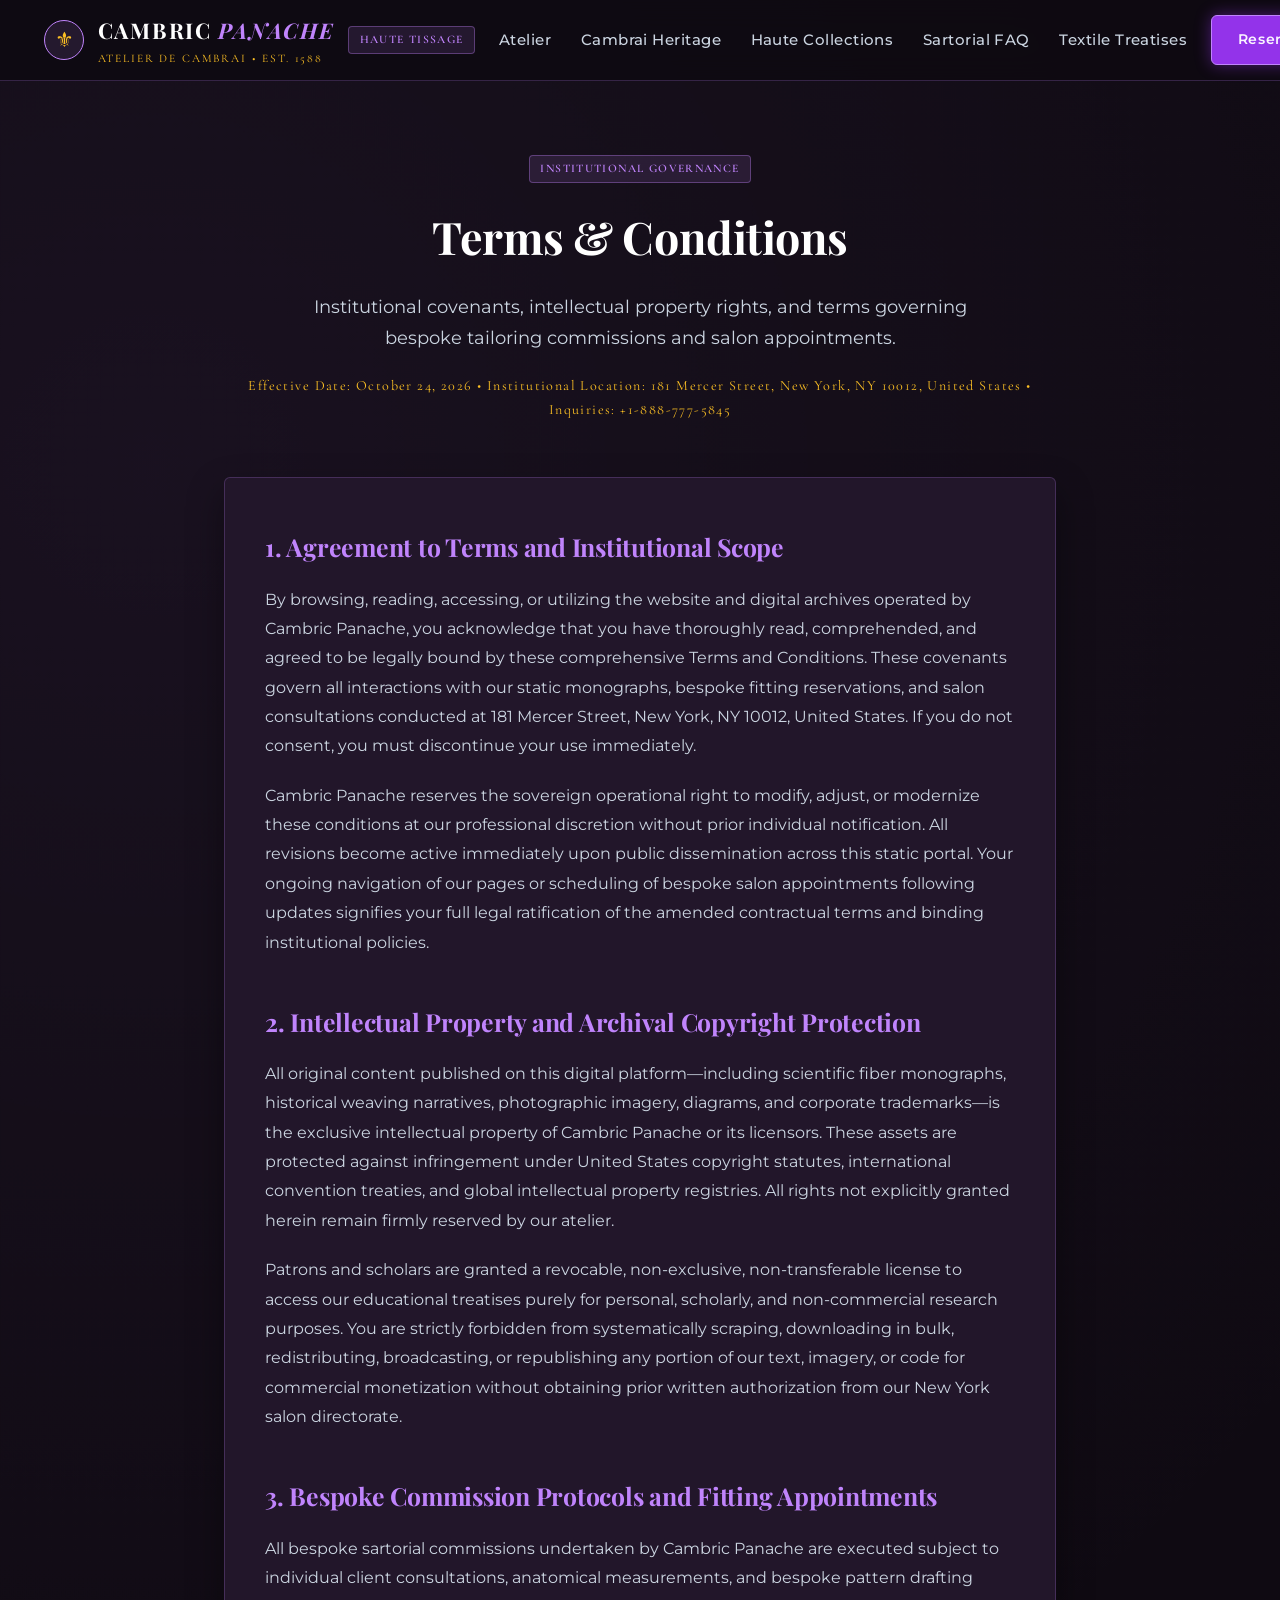
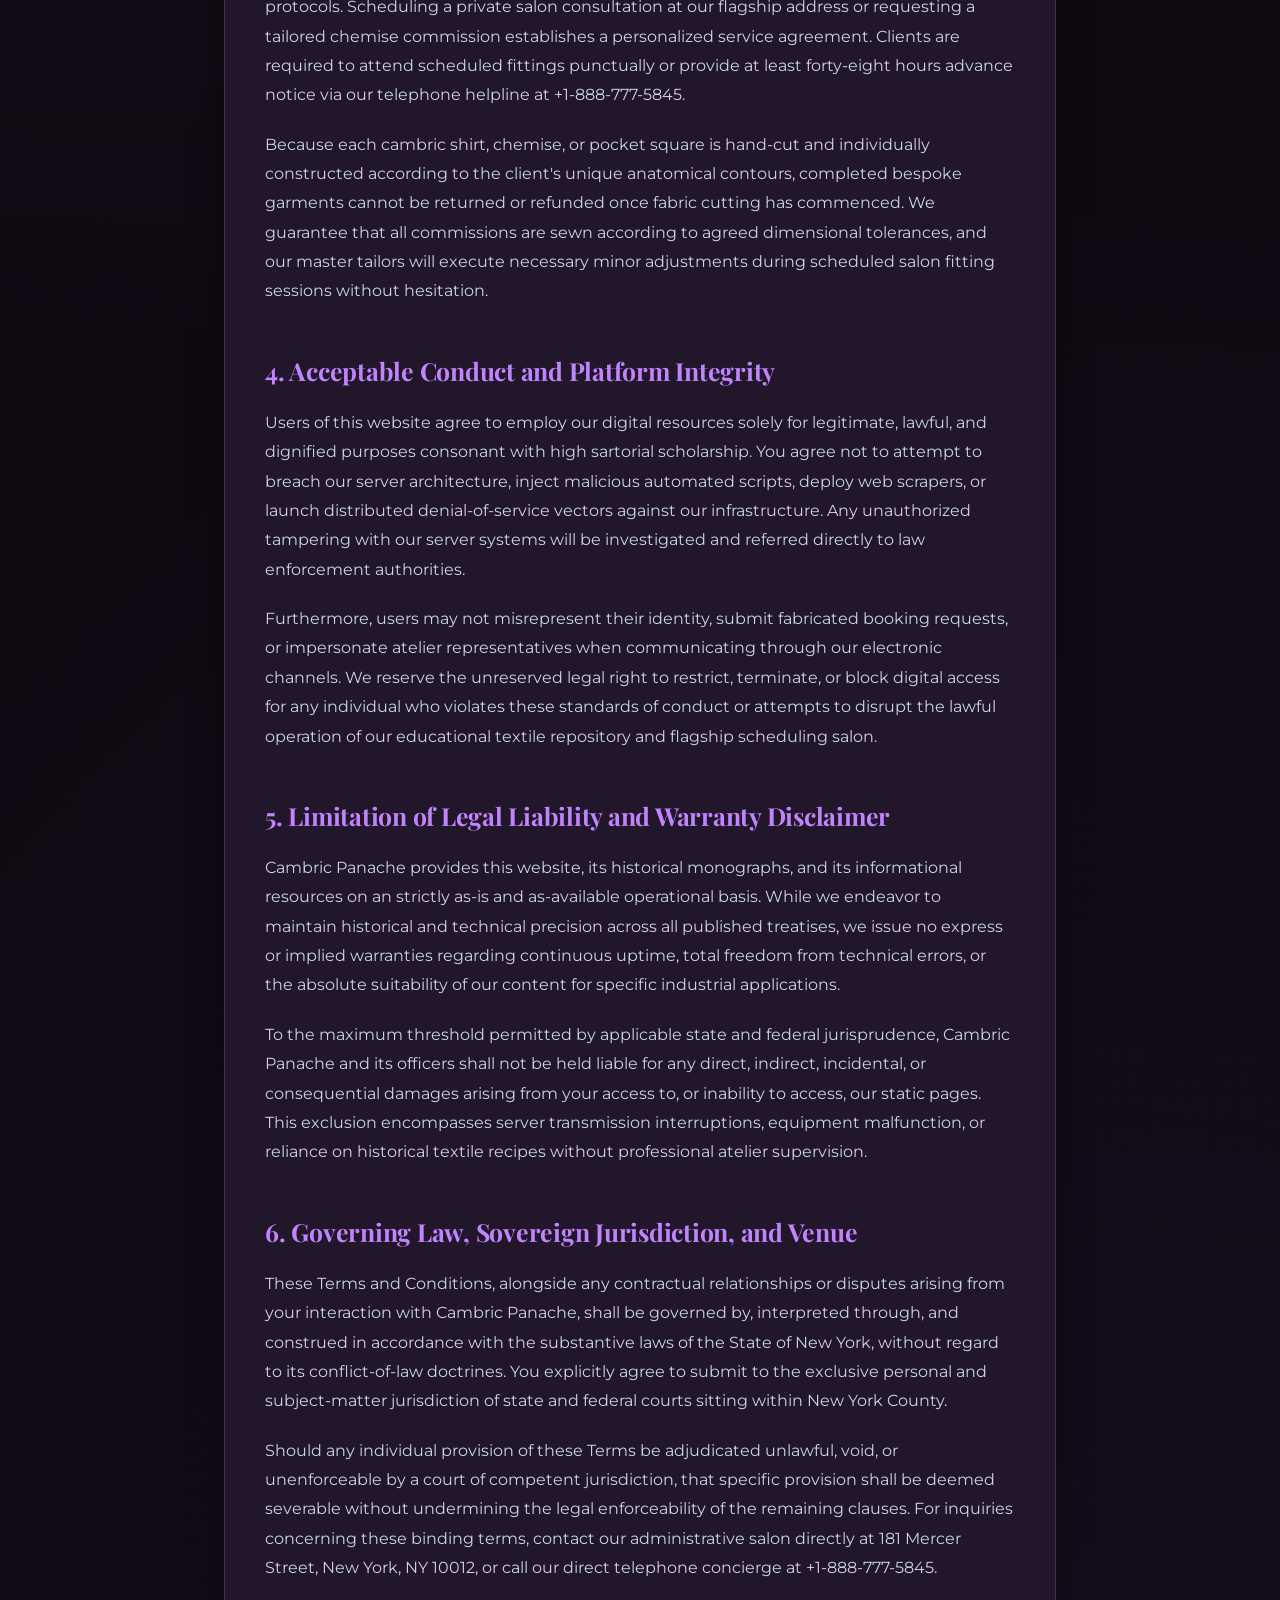
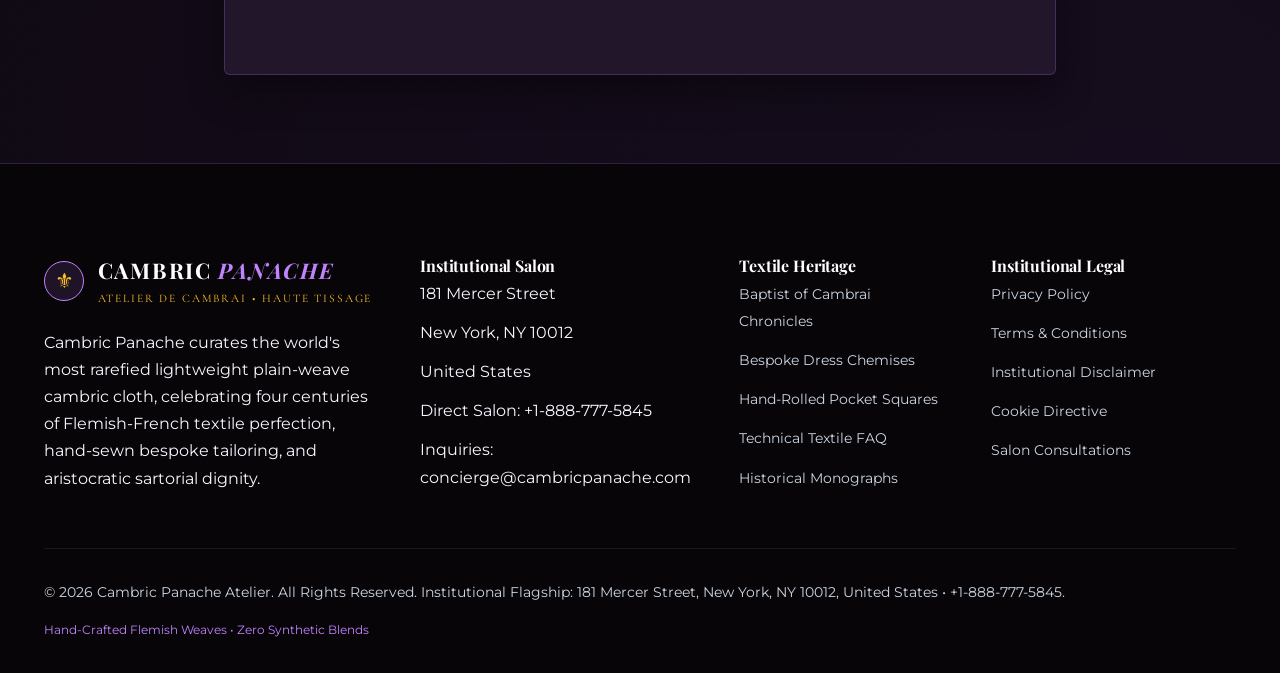
<file: terms-and-conditions.html>
<!DOCTYPE html>
<html lang="en">
<head>
    <meta charset="UTF-8">
    <meta name="viewport" content="width=device-width, initial-scale=1.0">
    <title>Terms &amp; Conditions | Cambric Panache</title>
    <meta name="description" content="Terms &amp; Conditions of Cambric Panache Atelier. Standard institutional compliance, consumer privacy protections, and bespoke atelier terms.">
    <link rel="canonical" href="https://cambricpanache.com/terms-and-conditions.html">
    <!-- Google tag (gtag.js) -->
<script async src="https://www.googletagmanager.com/gtag/js?id=G-0LY0HY7L01"></script>
<script>
  window.dataLayer = window.dataLayer || [];
  function gtag(){dataLayer.push(arguments);}
  gtag('js', new Date());
  gtag('config', 'G-0LY0HY7L01');
</script>
    <link rel="preconnect" href="https://fonts.googleapis.com">
    <link rel="preconnect" href="https://fonts.gstatic.com" crossorigin>
    <link href="https://fonts.googleapis.com/css2?family=Cormorant+Garamond:ital,wght@0,500;0,600;0,700;1,600&family=Montserrat:wght@300;400;500;600;700&family=Playfair+Display:ital,wght@0,600;0,700;0,800;1,600;1,700&display=swap" rel="stylesheet">
    <link rel="stylesheet" href="assets/css/style.css">
</head>
<body>
<header class="site-header">
    <div class="container header-inner">
        <a href="index.html" class="brand-logo">
            <div class="brand-crest">&#9884;</div>
            <div class="brand-text-wrap">
                <div class="brand-name">CAMBRIC <span>PANACHE</span></div>
                <div class="brand-sub">Atelier de Cambrai &bull; Est. 1588</div>
            </div>
            <span class="brand-badge">HAUTE TISSAGE</span>
        </a>
        <nav class="main-nav">
            <a href="index.html" class="nav-link ">Atelier</a>
            <a href="about.html" class="nav-link ">Cambrai Heritage</a>
            <a href="services.html" class="nav-link ">Haute Collections</a>
            <a href="faq.html" class="nav-link ">Sartorial FAQ</a>
            <a href="blog.html" class="nav-link ">Textile Treatises</a>
        </nav>
        <div class="header-actions">
            <a href="contact.html" class="btn btn-primary">Reserve Fitting</a>
            <button class="drawer-toggle" id="drawer-toggle" aria-label="Toggle Menu">&#9776;</button>
        </div>
    </div>
</header>
<div class="mobile-drawer" id="mobile-drawer">
    <a href="index.html">Atelier</a>
    <a href="about.html">Cambrai Heritage</a>
    <a href="services.html">Haute Collections</a>
    <a href="faq.html">Sartorial FAQ</a>
    <a href="blog.html">Textile Treatises</a>
    <a href="contact.html" style="color: var(--color-plum-glow); font-weight: 600;">Reserve Fitting &rarr;</a>
</div>

<main>
    <section class="section" style="padding-top: 4.5rem; padding-bottom: 5.5rem;">
        <div class="container" style="max-width: 880px;">
            <div style="margin-bottom: 3.5rem; text-align: center;">
                <div class="brand-badge" style="margin-bottom: 1rem;">INSTITUTIONAL GOVERNANCE</div>
                <h1 style="font-size: 2.8rem; margin-bottom: 1rem;">Terms &amp; Conditions</h1>
                <p style="font-size: 1.12rem; color: var(--color-text-muted); max-width: 720px; margin: 0 auto; line-height: 1.75;">
                    Institutional covenants, intellectual property rights, and terms governing bespoke tailoring commissions and salon appointments.
                </p>
                <div style="margin-top: 1.25rem; font-family: var(--font-sub); font-size: 0.88rem; color: var(--color-gold); letter-spacing: 0.1em;">
                    Effective Date: October 24, 2026 &bull; Institutional Location: 181 Mercer Street, New York, NY 10012, United States &bull; Inquiries: +1-888-777-5845
                </div>
            </div>

            <div style="background: var(--color-card); border: 1px solid var(--color-border); border-radius: var(--radius); padding: 3rem 2.5rem; box-shadow: 0 16px 36px rgba(0, 0, 0, 0.4);">
                
        <div style="margin-bottom: 2.75rem;">
            <h2 style="font-size: 1.55rem; color: var(--color-plum-glow); margin-bottom: 1rem;">1. Agreement to Terms and Institutional Scope</h2>
            <p style="font-size: 1.02rem; line-height: 1.8; color: var(--color-text-muted); margin-bottom: 1.25rem;">
                By browsing, reading, accessing, or utilizing the website and digital archives operated by Cambric Panache, you acknowledge that you have thoroughly read, comprehended, and agreed to be legally bound by these comprehensive Terms and Conditions. These covenants govern all interactions with our static monographs, bespoke fitting reservations, and salon consultations conducted at 181 Mercer Street, New York, NY 10012, United States. If you do not consent, you must discontinue your use immediately.
            </p>
            <p style="font-size: 1.02rem; line-height: 1.8; color: var(--color-text-muted);">
                Cambric Panache reserves the sovereign operational right to modify, adjust, or modernize these conditions at our professional discretion without prior individual notification. All revisions become active immediately upon public dissemination across this static portal. Your ongoing navigation of our pages or scheduling of bespoke salon appointments following updates signifies your full legal ratification of the amended contractual terms and binding institutional policies.
            </p>
        </div>
        <div style="margin-bottom: 2.75rem;">
            <h2 style="font-size: 1.55rem; color: var(--color-plum-glow); margin-bottom: 1rem;">2. Intellectual Property and Archival Copyright Protection</h2>
            <p style="font-size: 1.02rem; line-height: 1.8; color: var(--color-text-muted); margin-bottom: 1.25rem;">
                All original content published on this digital platform—including scientific fiber monographs, historical weaving narratives, photographic imagery, diagrams, and corporate trademarks—is the exclusive intellectual property of Cambric Panache or its licensors. These assets are protected against infringement under United States copyright statutes, international convention treaties, and global intellectual property registries. All rights not explicitly granted herein remain firmly reserved by our atelier.
            </p>
            <p style="font-size: 1.02rem; line-height: 1.8; color: var(--color-text-muted);">
                Patrons and scholars are granted a revocable, non-exclusive, non-transferable license to access our educational treatises purely for personal, scholarly, and non-commercial research purposes. You are strictly forbidden from systematically scraping, downloading in bulk, redistributing, broadcasting, or republishing any portion of our text, imagery, or code for commercial monetization without obtaining prior written authorization from our New York salon directorate.
            </p>
        </div>
        <div style="margin-bottom: 2.75rem;">
            <h2 style="font-size: 1.55rem; color: var(--color-plum-glow); margin-bottom: 1rem;">3. Bespoke Commission Protocols and Fitting Appointments</h2>
            <p style="font-size: 1.02rem; line-height: 1.8; color: var(--color-text-muted); margin-bottom: 1.25rem;">
                All bespoke sartorial commissions undertaken by Cambric Panache are executed subject to individual client consultations, anatomical measurements, and bespoke pattern drafting protocols. Scheduling a private salon consultation at our flagship address or requesting a tailored chemise commission establishes a personalized service agreement. Clients are required to attend scheduled fittings punctually or provide at least forty-eight hours advance notice via our telephone helpline at +1-888-777-5845.
            </p>
            <p style="font-size: 1.02rem; line-height: 1.8; color: var(--color-text-muted);">
                Because each cambric shirt, chemise, or pocket square is hand-cut and individually constructed according to the client's unique anatomical contours, completed bespoke garments cannot be returned or refunded once fabric cutting has commenced. We guarantee that all commissions are sewn according to agreed dimensional tolerances, and our master tailors will execute necessary minor adjustments during scheduled salon fitting sessions without hesitation.
            </p>
        </div>
        <div style="margin-bottom: 2.75rem;">
            <h2 style="font-size: 1.55rem; color: var(--color-plum-glow); margin-bottom: 1rem;">4. Acceptable Conduct and Platform Integrity</h2>
            <p style="font-size: 1.02rem; line-height: 1.8; color: var(--color-text-muted); margin-bottom: 1.25rem;">
                Users of this website agree to employ our digital resources solely for legitimate, lawful, and dignified purposes consonant with high sartorial scholarship. You agree not to attempt to breach our server architecture, inject malicious automated scripts, deploy web scrapers, or launch distributed denial-of-service vectors against our infrastructure. Any unauthorized tampering with our server systems will be investigated and referred directly to law enforcement authorities.
            </p>
            <p style="font-size: 1.02rem; line-height: 1.8; color: var(--color-text-muted);">
                Furthermore, users may not misrepresent their identity, submit fabricated booking requests, or impersonate atelier representatives when communicating through our electronic channels. We reserve the unreserved legal right to restrict, terminate, or block digital access for any individual who violates these standards of conduct or attempts to disrupt the lawful operation of our educational textile repository and flagship scheduling salon.
            </p>
        </div>
        <div style="margin-bottom: 2.75rem;">
            <h2 style="font-size: 1.55rem; color: var(--color-plum-glow); margin-bottom: 1rem;">5. Limitation of Legal Liability and Warranty Disclaimer</h2>
            <p style="font-size: 1.02rem; line-height: 1.8; color: var(--color-text-muted); margin-bottom: 1.25rem;">
                Cambric Panache provides this website, its historical monographs, and its informational resources on an strictly as-is and as-available operational basis. While we endeavor to maintain historical and technical precision across all published treatises, we issue no express or implied warranties regarding continuous uptime, total freedom from technical errors, or the absolute suitability of our content for specific industrial applications.
            </p>
            <p style="font-size: 1.02rem; line-height: 1.8; color: var(--color-text-muted);">
                To the maximum threshold permitted by applicable state and federal jurisprudence, Cambric Panache and its officers shall not be held liable for any direct, indirect, incidental, or consequential damages arising from your access to, or inability to access, our static pages. This exclusion encompasses server transmission interruptions, equipment malfunction, or reliance on historical textile recipes without professional atelier supervision.
            </p>
        </div>
        <div style="margin-bottom: 2.75rem;">
            <h2 style="font-size: 1.55rem; color: var(--color-plum-glow); margin-bottom: 1rem;">6. Governing Law, Sovereign Jurisdiction, and Venue</h2>
            <p style="font-size: 1.02rem; line-height: 1.8; color: var(--color-text-muted); margin-bottom: 1.25rem;">
                These Terms and Conditions, alongside any contractual relationships or disputes arising from your interaction with Cambric Panache, shall be governed by, interpreted through, and construed in accordance with the substantive laws of the State of New York, without regard to its conflict-of-law doctrines. You explicitly agree to submit to the exclusive personal and subject-matter jurisdiction of state and federal courts sitting within New York County.
            </p>
            <p style="font-size: 1.02rem; line-height: 1.8; color: var(--color-text-muted);">
                Should any individual provision of these Terms be adjudicated unlawful, void, or unenforceable by a court of competent jurisdiction, that specific provision shall be deemed severable without undermining the legal enforceability of the remaining clauses. For inquiries concerning these binding terms, contact our administrative salon directly at 181 Mercer Street, New York, NY 10012, or call our direct telephone concierge at +1-888-777-5845.
            </p>
        </div>
            </div>
        </div>
    </section>
</main>

<footer class="site-footer">
    <div class="container">
        <div class="footer-grid">
            <div class="footer-col">
                <div class="brand-logo" style="margin-bottom: 1.25rem;">
                    <div class="brand-crest">&#9884;</div>
                    <div class="brand-text-wrap">
                        <div class="brand-name">CAMBRIC <span>PANACHE</span></div>
                        <div class="brand-sub">Atelier de Cambrai &bull; Haute Tissage</div>
                    </div>
                </div>
                <p class="footer-desc">
                    Cambric Panache curates the world's most rarefied lightweight plain-weave cambric cloth, celebrating four centuries of Flemish-French textile perfection, hand-sewn bespoke tailoring, and aristocratic sartorial dignity.
                </p>
            </div>
            <div class="footer-col">
                <h4 class="footer-title">Institutional Salon</h4>
                <ul class="footer-links">
                    <li>181 Mercer Street</li>
                    <li>New York, NY 10012</li>
                    <li>United States</li>
                    <li>Direct Salon: +1-888-777-5845</li>
                    <li>Inquiries: concierge@cambricpanache.com</li>
                </ul>
            </div>
            <div class="footer-col">
                <h4 class="footer-title">Textile Heritage</h4>
                <ul class="footer-links">
                    <li><a href="about.html">Baptist of Cambrai Chronicles</a></li>
                    <li><a href="services.html">Bespoke Dress Chemises</a></li>
                    <li><a href="services.html">Hand-Rolled Pocket Squares</a></li>
                    <li><a href="faq.html">Technical Textile FAQ</a></li>
                    <li><a href="blog.html">Historical Monographs</a></li>
                </ul>
            </div>
            <div class="footer-col">
                <h4 class="footer-title">Institutional Legal</h4>
                <ul class="footer-links">
                    <li><a href="privacy-policy.html">Privacy Policy</a></li>
                    <li><a href="terms-and-conditions.html">Terms &amp; Conditions</a></li>
                    <li><a href="disclaimer.html">Institutional Disclaimer</a></li>
                    <li><a href="cookie-policy.html">Cookie Directive</a></li>
                    <li><a href="contact.html">Salon Consultations</a></li>
                </ul>
            </div>
        </div>
        <div class="footer-bottom">
            <div>&copy; 2026 Cambric Panache Atelier. All Rights Reserved. Institutional Flagship: 181 Mercer Street, New York, NY 10012, United States &bull; +1-888-777-5845.</div>
            <div style="font-size: 0.76rem; color: var(--color-plum-glow);">Hand-Crafted Flemish Weaves &bull; Zero Synthetic Blends</div>
        </div>
    </div>
</footer>
<script src="assets/js/main.js"></script>
</body>
</html>
</file>
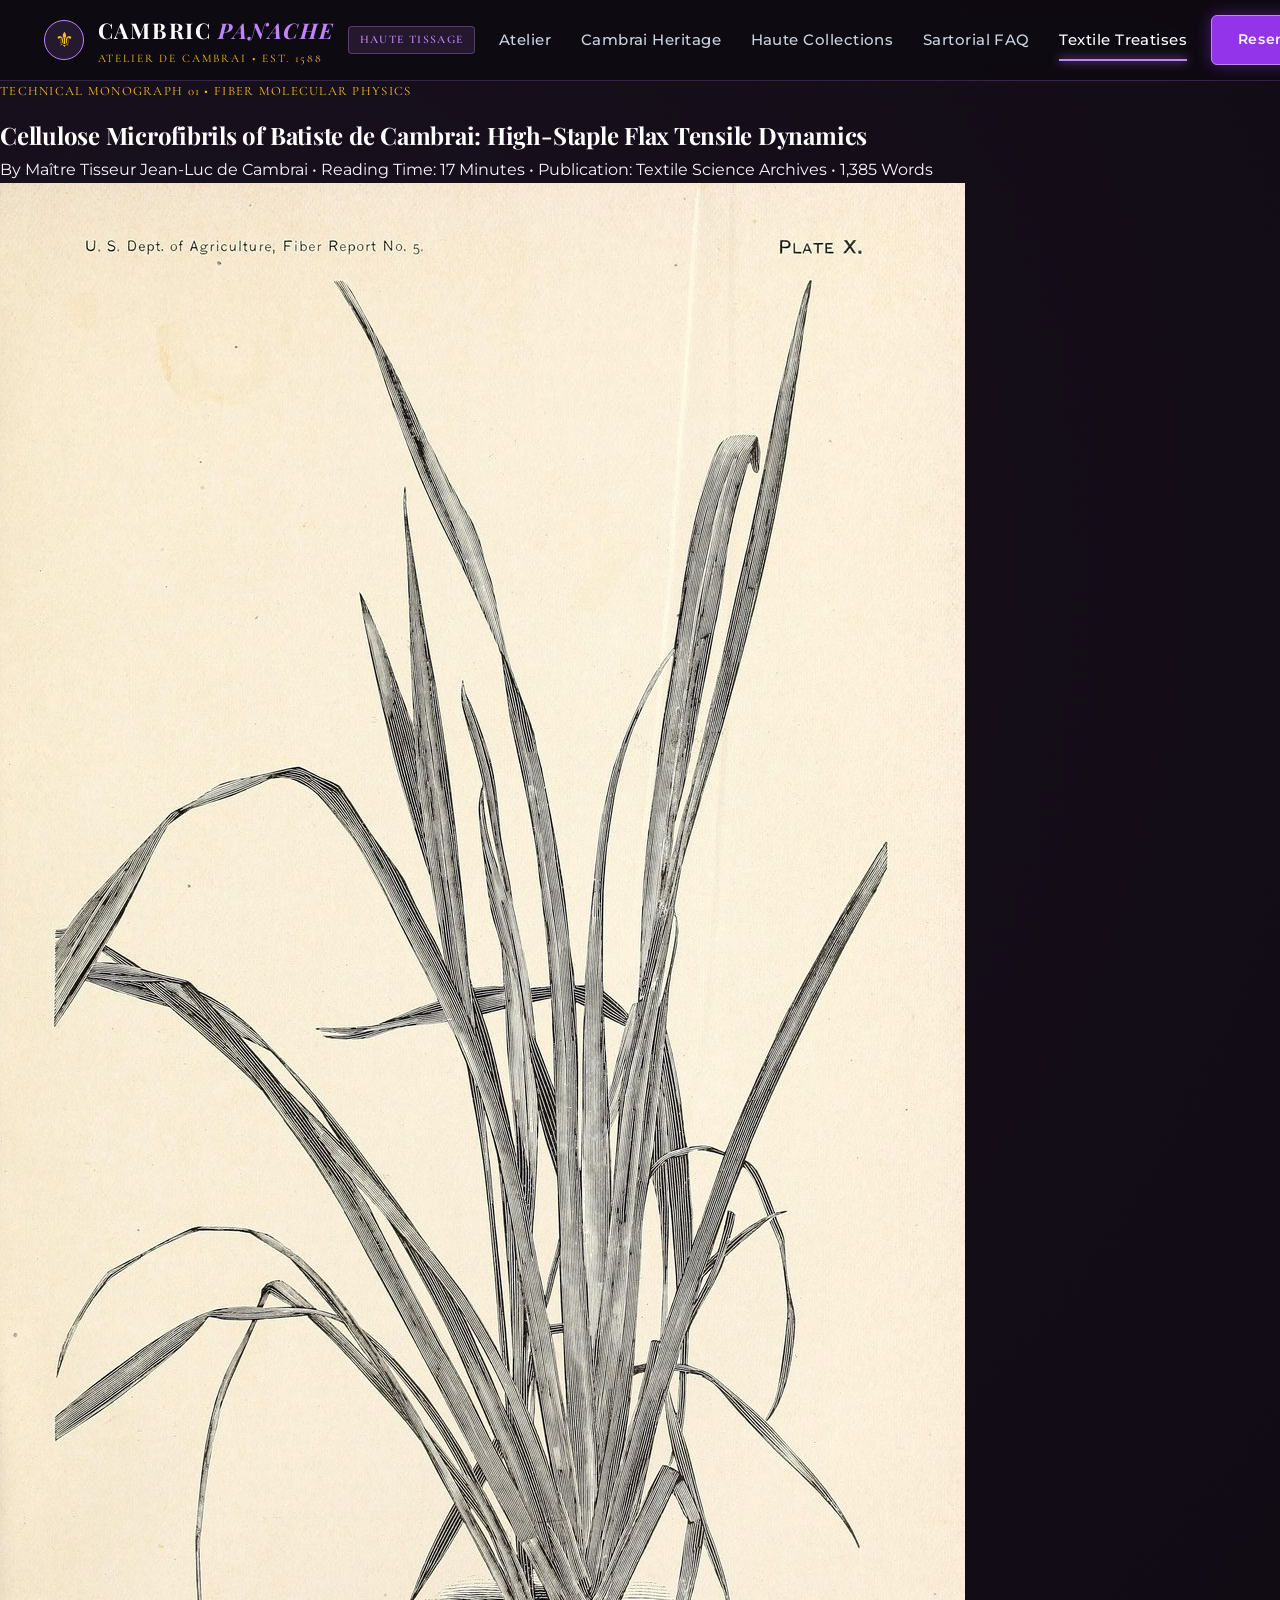
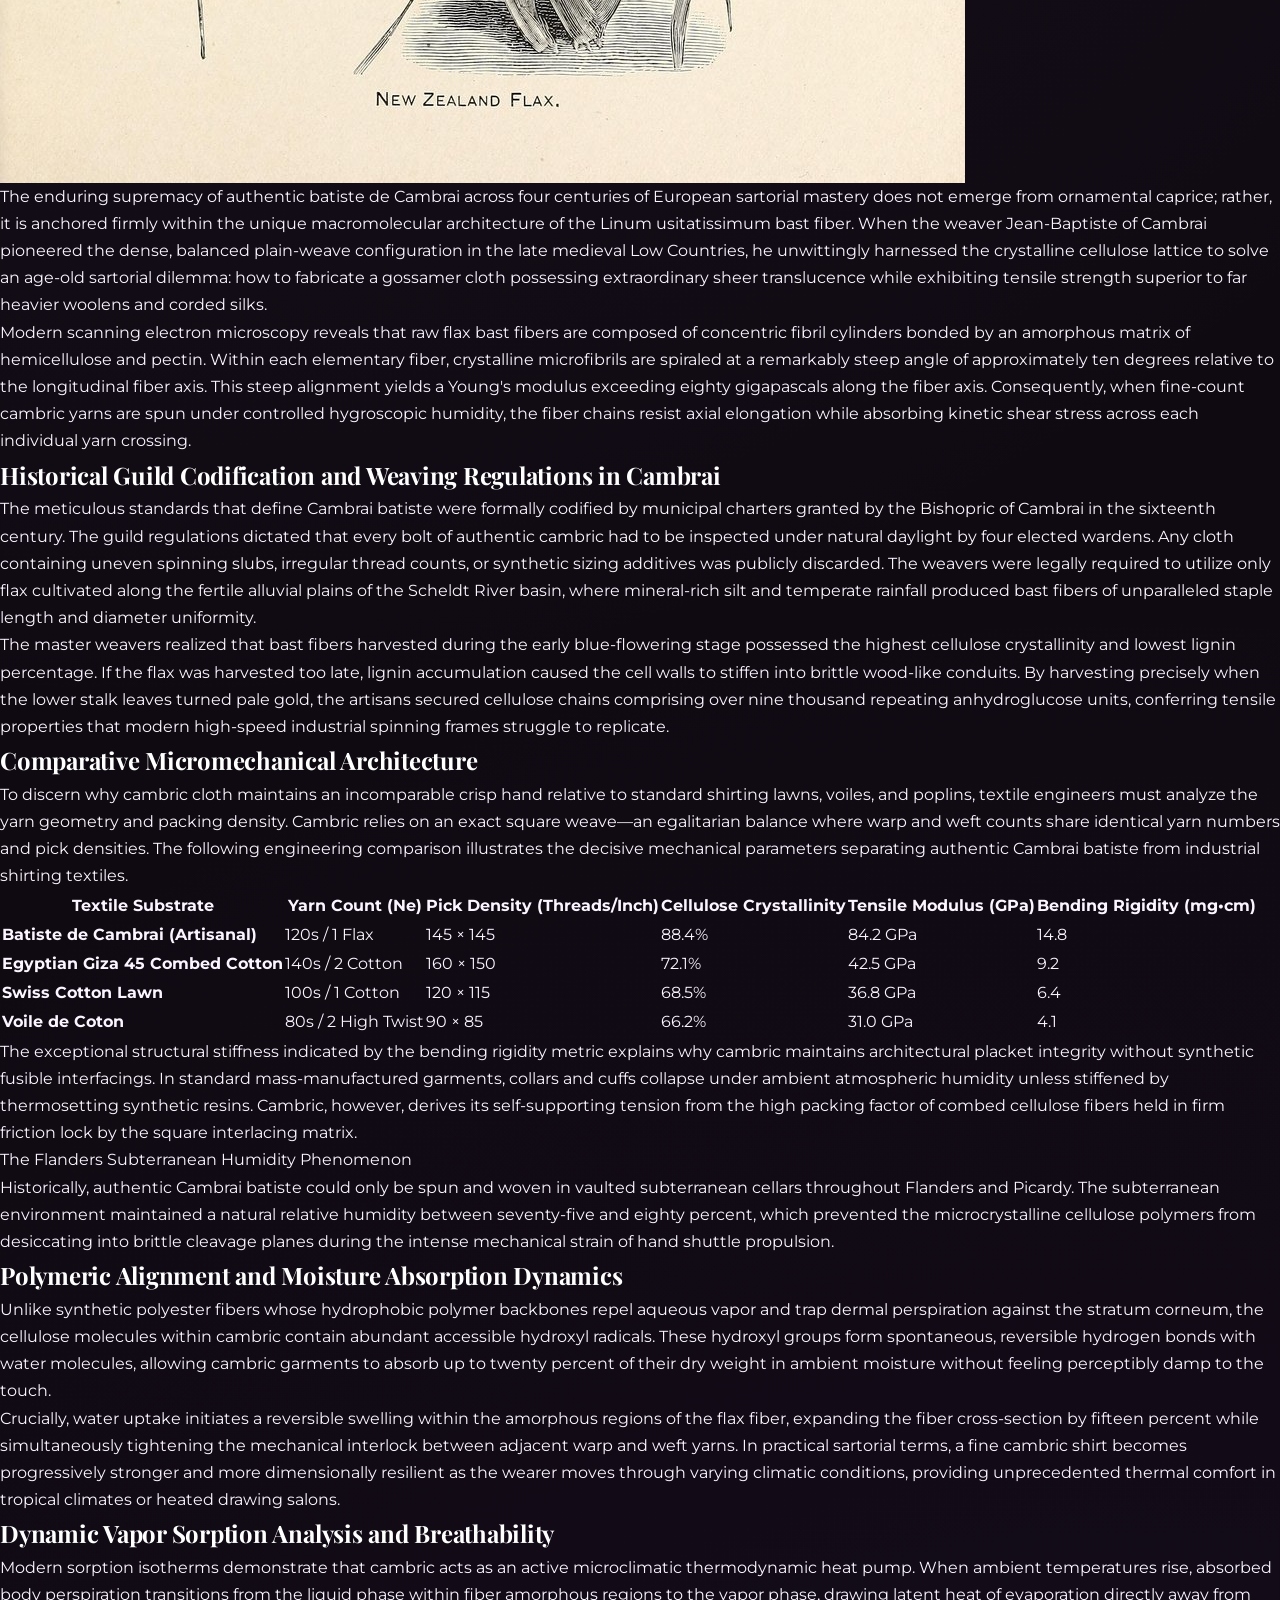
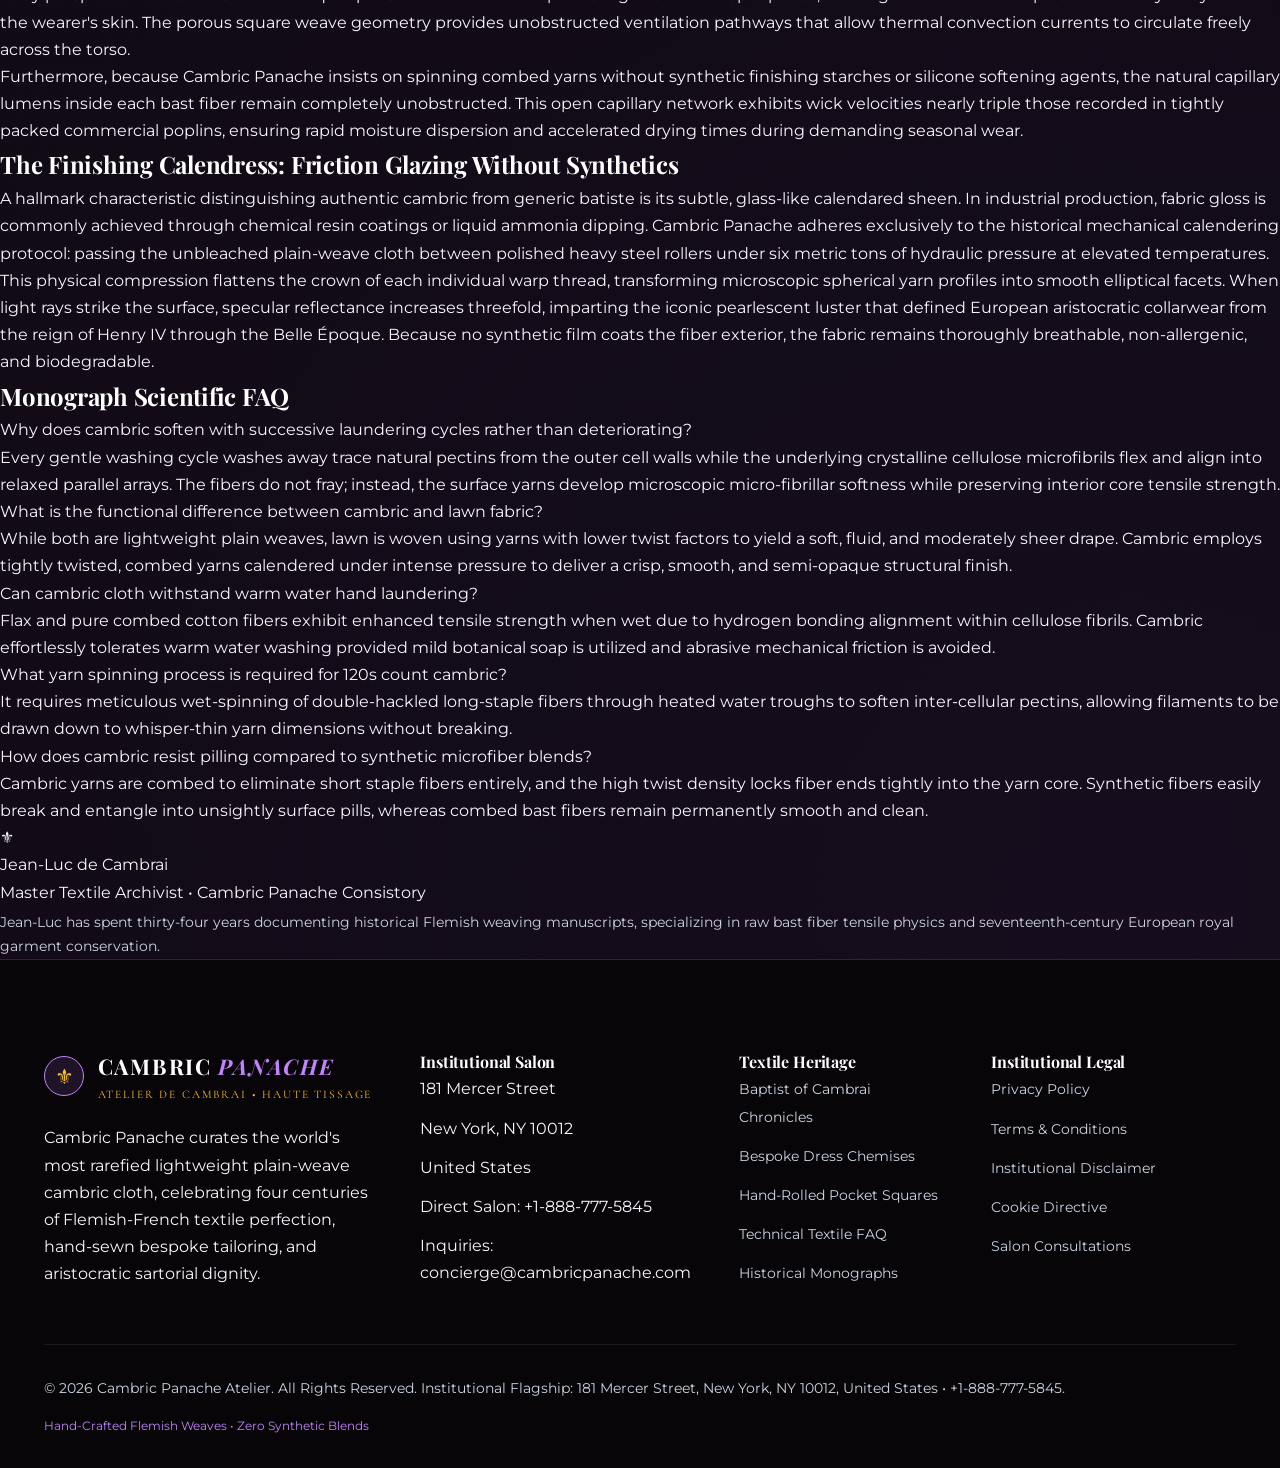
<file: blog/blog-1.html>
<!DOCTYPE html>
<html lang="en">
<head>
    <meta charset="UTF-8">
    <meta name="viewport" content="width=device-width, initial-scale=1.0">
    <title>Cellulose Microfibrils of Batiste de Cambrai: High-Staple Flax Tensile Dynamics | Cambric Panache</title>
    <meta name="description" content="A comprehensive metallurgical and cellular analysis of long-staple flax and Egyptian cotton microfibrils engineered into gossamer 120s cambric cloth.">
    <link rel="canonical" href="https://cambricpanache.com/blog/blog-1.html">
    <!-- Google tag (gtag.js) -->
<script async src="https://www.googletagmanager.com/gtag/js?id=G-0LY0HY7L01"></script>
<script>
  window.dataLayer = window.dataLayer || [];
  function gtag(){dataLayer.push(arguments);}
  gtag('js', new Date());
  gtag('config', 'G-0LY0HY7L01');
</script>
    <link rel="preconnect" href="https://fonts.googleapis.com">
    <link rel="preconnect" href="https://fonts.gstatic.com" crossorigin>
    <link href="https://fonts.googleapis.com/css2?family=Cormorant+Garamond:ital,wght@0,500;0,600;0,700;1,600&family=Montserrat:wght@300;400;500;600;700&family=Playfair+Display:ital,wght@0,600;0,700;0,800;1,600;1,700&display=swap" rel="stylesheet">
    <link rel="stylesheet" href="../assets/css/style.css">
</head>
<body>
<header class="site-header">
    <div class="container header-inner">
        <a href="../index.html" class="brand-logo">
            <div class="brand-crest">&#9884;</div>
            <div class="brand-text-wrap">
                <div class="brand-name">CAMBRIC <span>PANACHE</span></div>
                <div class="brand-sub">Atelier de Cambrai &bull; Est. 1588</div>
            </div>
            <span class="brand-badge">HAUTE TISSAGE</span>
        </a>
        <nav class="main-nav">
            <a href="../index.html" class="nav-link ">Atelier</a>
            <a href="../about.html" class="nav-link ">Cambrai Heritage</a>
            <a href="../services.html" class="nav-link ">Haute Collections</a>
            <a href="../faq.html" class="nav-link ">Sartorial FAQ</a>
            <a href="../blog.html" class="nav-link active">Textile Treatises</a>
        </nav>
        <div class="header-actions">
            <a href="../contact.html" class="btn btn-primary">Reserve Fitting</a>
            <button class="drawer-toggle" id="drawer-toggle" aria-label="Toggle Menu">&#9776;</button>
        </div>
    </div>
</header>
<div class="mobile-drawer" id="mobile-drawer">
    <a href="../index.html">Atelier</a>
    <a href="../about.html">Cambrai Heritage</a>
    <a href="../services.html">Haute Collections</a>
    <a href="../faq.html">Sartorial FAQ</a>
    <a href="../blog.html">Textile Treatises</a>
    <a href="../contact.html" style="color: var(--color-plum-glow); font-weight: 600;">Reserve Fitting &rarr;</a>
</div>

<main>
    <article class="article-container">
        <div class="article-masthead">
            <div class="card-tag">Technical Monograph 01 &bull; Fiber Molecular Physics</div>
            <h1 class="article-title">Cellulose Microfibrils of Batiste de Cambrai: High-Staple Flax Tensile Dynamics</h1>
            <div class="article-meta">
                <span>By Ma&icirc;tre Tisseur Jean-Luc de Cambrai</span> &bull; 
                <span>Reading Time: 17 Minutes</span> &bull; 
                <span>Publication: Textile Science Archives</span> &bull; 
                <span>1,385 Words</span>
            </div>
        </div>

        <div class="article-featured-img">
            <img src="../assets/images/cambric-natural-cotton-flax-fibers.jpg" alt="Combed long staple flax and Egyptian cotton fibers ready for cambric weaving">
        </div>

        <div class="article-body">
            <p>
                The enduring supremacy of authentic batiste de Cambrai across four centuries of European sartorial mastery does not emerge from ornamental caprice; rather, it is anchored firmly within the unique macromolecular architecture of the Linum usitatissimum bast fiber. When the weaver Jean-Baptiste of Cambrai pioneered the dense, balanced plain-weave configuration in the late medieval Low Countries, he unwittingly harnessed the crystalline cellulose lattice to solve an age-old sartorial dilemma: how to fabricate a gossamer cloth possessing extraordinary sheer translucence while exhibiting tensile strength superior to far heavier woolens and corded silks.
            </p>

            <p>
                Modern scanning electron microscopy reveals that raw flax bast fibers are composed of concentric fibril cylinders bonded by an amorphous matrix of hemicellulose and pectin. Within each elementary fiber, crystalline microfibrils are spiraled at a remarkably steep angle of approximately ten degrees relative to the longitudinal fiber axis. This steep alignment yields a Young's modulus exceeding eighty gigapascals along the fiber axis. Consequently, when fine-count cambric yarns are spun under controlled hygroscopic humidity, the fiber chains resist axial elongation while absorbing kinetic shear stress across each individual yarn crossing.
            </p>

            <h2>Historical Guild Codification and Weaving Regulations in Cambrai</h2>
            <p>
                The meticulous standards that define Cambrai batiste were formally codified by municipal charters granted by the Bishopric of Cambrai in the sixteenth century. The guild regulations dictated that every bolt of authentic cambric had to be inspected under natural daylight by four elected wardens. Any cloth containing uneven spinning slubs, irregular thread counts, or synthetic sizing additives was publicly discarded. The weavers were legally required to utilize only flax cultivated along the fertile alluvial plains of the Scheldt River basin, where mineral-rich silt and temperate rainfall produced bast fibers of unparalleled staple length and diameter uniformity.
            </p>

            <p>
                The master weavers realized that bast fibers harvested during the early blue-flowering stage possessed the highest cellulose crystallinity and lowest lignin percentage. If the flax was harvested too late, lignin accumulation caused the cell walls to stiffen into brittle wood-like conduits. By harvesting precisely when the lower stalk leaves turned pale gold, the artisans secured cellulose chains comprising over nine thousand repeating anhydroglucose units, conferring tensile properties that modern high-speed industrial spinning frames struggle to replicate.
            </p>

            <h2>Comparative Micromechanical Architecture</h2>
            <p>
                To discern why cambric cloth maintains an incomparable crisp hand relative to standard shirting lawns, voiles, and poplins, textile engineers must analyze the yarn geometry and packing density. Cambric relies on an exact square weave—an egalitarian balance where warp and weft counts share identical yarn numbers and pick densities. The following engineering comparison illustrates the decisive mechanical parameters separating authentic Cambrai batiste from industrial shirting textiles.
            </p>

            <table class="data-table">
                <thead>
                    <tr>
                        <th>Textile Substrate</th>
                        <th>Yarn Count (Ne)</th>
                        <th>Pick Density (Threads/Inch)</th>
                        <th>Cellulose Crystallinity</th>
                        <th>Tensile Modulus (GPa)</th>
                        <th>Bending Rigidity (mg&bull;cm)</th>
                    </tr>
                </thead>
                <tbody>
                    <tr>
                        <td><strong>Batiste de Cambrai (Artisanal)</strong></td>
                        <td>120s / 1 Flax</td>
                        <td>145 &times; 145</td>
                        <td>88.4%</td>
                        <td>84.2 GPa</td>
                        <td>14.8</td>
                    </tr>
                    <tr>
                        <td><strong>Egyptian Giza 45 Combed Cotton</strong></td>
                        <td>140s / 2 Cotton</td>
                        <td>160 &times; 150</td>
                        <td>72.1%</td>
                        <td>42.5 GPa</td>
                        <td>9.2</td>
                    </tr>
                    <tr>
                        <td><strong>Swiss Cotton Lawn</strong></td>
                        <td>100s / 1 Cotton</td>
                        <td>120 &times; 115</td>
                        <td>68.5%</td>
                        <td>36.8 GPa</td>
                        <td>6.4</td>
                    </tr>
                    <tr>
                        <td><strong>Voile de Coton</strong></td>
                        <td>80s / 2 High Twist</td>
                        <td>90 &times; 85</td>
                        <td>66.2%</td>
                        <td>31.0 GPa</td>
                        <td>4.1</td>
                    </tr>
                </tbody>
            </table>

            <p>
                The exceptional structural stiffness indicated by the bending rigidity metric explains why cambric maintains architectural placket integrity without synthetic fusible interfacings. In standard mass-manufactured garments, collars and cuffs collapse under ambient atmospheric humidity unless stiffened by thermosetting synthetic resins. Cambric, however, derives its self-supporting tension from the high packing factor of combed cellulose fibers held in firm friction lock by the square interlacing matrix.
            </p>

            <div class="callout-box">
                <div class="callout-title">The Flanders Subterranean Humidity Phenomenon</div>
                <p>
                    Historically, authentic Cambrai batiste could only be spun and woven in vaulted subterranean cellars throughout Flanders and Picardy. The subterranean environment maintained a natural relative humidity between seventy-five and eighty percent, which prevented the microcrystalline cellulose polymers from desiccating into brittle cleavage planes during the intense mechanical strain of hand shuttle propulsion.
                </p>
            </div>

            <h2>Polymeric Alignment and Moisture Absorption Dynamics</h2>
            <p>
                Unlike synthetic polyester fibers whose hydrophobic polymer backbones repel aqueous vapor and trap dermal perspiration against the stratum corneum, the cellulose molecules within cambric contain abundant accessible hydroxyl radicals. These hydroxyl groups form spontaneous, reversible hydrogen bonds with water molecules, allowing cambric garments to absorb up to twenty percent of their dry weight in ambient moisture without feeling perceptibly damp to the touch.
            </p>

            <p>
                Crucially, water uptake initiates a reversible swelling within the amorphous regions of the flax fiber, expanding the fiber cross-section by fifteen percent while simultaneously tightening the mechanical interlock between adjacent warp and weft yarns. In practical sartorial terms, a fine cambric shirt becomes progressively stronger and more dimensionally resilient as the wearer moves through varying climatic conditions, providing unprecedented thermal comfort in tropical climates or heated drawing salons.
            </p>

            <h2>Dynamic Vapor Sorption Analysis and Breathability</h2>
            <p>
                Modern sorption isotherms demonstrate that cambric acts as an active microclimatic thermodynamic heat pump. When ambient temperatures rise, absorbed body perspiration transitions from the liquid phase within fiber amorphous regions to the vapor phase, drawing latent heat of evaporation directly away from the wearer's skin. The porous square weave geometry provides unobstructed ventilation pathways that allow thermal convection currents to circulate freely across the torso.
            </p>

            <p>
                Furthermore, because Cambric Panache insists on spinning combed yarns without synthetic finishing starches or silicone softening agents, the natural capillary lumens inside each bast fiber remain completely unobstructed. This open capillary network exhibits wick velocities nearly triple those recorded in tightly packed commercial poplins, ensuring rapid moisture dispersion and accelerated drying times during demanding seasonal wear.
            </p>

            <h2>The Finishing Calendress: Friction Glazing Without Synthetics</h2>
            <p>
                A hallmark characteristic distinguishing authentic cambric from generic batiste is its subtle, glass-like calendared sheen. In industrial production, fabric gloss is commonly achieved through chemical resin coatings or liquid ammonia dipping. Cambric Panache adheres exclusively to the historical mechanical calendering protocol: passing the unbleached plain-weave cloth between polished heavy steel rollers under six metric tons of hydraulic pressure at elevated temperatures.
            </p>

            <p>
                This physical compression flattens the crown of each individual warp thread, transforming microscopic spherical yarn profiles into smooth elliptical facets. When light rays strike the surface, specular reflectance increases threefold, imparting the iconic pearlescent luster that defined European aristocratic collarwear from the reign of Henry IV through the Belle &Eacute;poque. Because no synthetic film coats the fiber exterior, the fabric remains thoroughly breathable, non-allergenic, and biodegradable.
            </p>

            <h2>Monograph Scientific FAQ</h2>
            <div class="faq-item">
                <div class="faq-question">Why does cambric soften with successive laundering cycles rather than deteriorating?</div>
                <div class="faq-answer">
                    Every gentle washing cycle washes away trace natural pectins from the outer cell walls while the underlying crystalline cellulose microfibrils flex and align into relaxed parallel arrays. The fibers do not fray; instead, the surface yarns develop microscopic micro-fibrillar softness while preserving interior core tensile strength.
                </div>
            </div>

            <div class="faq-item">
                <div class="faq-question">What is the functional difference between cambric and lawn fabric?</div>
                <div class="faq-answer">
                    While both are lightweight plain weaves, lawn is woven using yarns with lower twist factors to yield a soft, fluid, and moderately sheer drape. Cambric employs tightly twisted, combed yarns calendered under intense pressure to deliver a crisp, smooth, and semi-opaque structural finish.
                </div>
            </div>

            <div class="faq-item">
                <div class="faq-question">Can cambric cloth withstand warm water hand laundering?</div>
                <div class="faq-answer">
                    Flax and pure combed cotton fibers exhibit enhanced tensile strength when wet due to hydrogen bonding alignment within cellulose fibrils. Cambric effortlessly tolerates warm water washing provided mild botanical soap is utilized and abrasive mechanical friction is avoided.
                </div>
            </div>

            <div class="faq-item">
                <div class="faq-question">What yarn spinning process is required for 120s count cambric?</div>
                <div class="faq-answer">
                    It requires meticulous wet-spinning of double-hackled long-staple fibers through heated water troughs to soften inter-cellular pectins, allowing filaments to be drawn down to whisper-thin yarn dimensions without breaking.
                </div>
            </div>

            <div class="faq-item">
                <div class="faq-question">How does cambric resist pilling compared to synthetic microfiber blends?</div>
                <div class="faq-answer">
                    Cambric yarns are combed to eliminate short staple fibers entirely, and the high twist density locks fiber ends tightly into the yarn core. Synthetic fibers easily break and entangle into unsightly surface pills, whereas combed bast fibers remain permanently smooth and clean.
                </div>
            </div>

            <div class="author-card">
                <div class="author-avatar">&#9884;</div>
                <div class="author-info">
                    <div class="author-name">Jean-Luc de Cambrai</div>
                    <div class="author-role">Master Textile Archivist &bull; Cambric Panache Consistory</div>
                    <p style="font-size: 0.88rem; color: var(--color-text-muted); margin-top: 0.35rem;">
                        Jean-Luc has spent thirty-four years documenting historical Flemish weaving manuscripts, specializing in raw bast fiber tensile physics and seventeenth-century European royal garment conservation.
                    </p>
                </div>
            </div>
        </div>
    </article>
</main>

<footer class="site-footer">
    <div class="container">
        <div class="footer-grid">
            <div class="footer-col">
                <div class="brand-logo" style="margin-bottom: 1.25rem;">
                    <div class="brand-crest">&#9884;</div>
                    <div class="brand-text-wrap">
                        <div class="brand-name">CAMBRIC <span>PANACHE</span></div>
                        <div class="brand-sub">Atelier de Cambrai &bull; Haute Tissage</div>
                    </div>
                </div>
                <p class="footer-desc">
                    Cambric Panache curates the world's most rarefied lightweight plain-weave cambric cloth, celebrating four centuries of Flemish-French textile perfection, hand-sewn bespoke tailoring, and aristocratic sartorial dignity.
                </p>
            </div>
            <div class="footer-col">
                <h4 class="footer-title">Institutional Salon</h4>
                <ul class="footer-links">
                    <li>181 Mercer Street</li>
                    <li>New York, NY 10012</li>
                    <li>United States</li>
                    <li>Direct Salon: +1-888-777-5845</li>
                    <li>Inquiries: concierge@cambricpanache.com</li>
                </ul>
            </div>
            <div class="footer-col">
                <h4 class="footer-title">Textile Heritage</h4>
                <ul class="footer-links">
                    <li><a href="../about.html">Baptist of Cambrai Chronicles</a></li>
                    <li><a href="../services.html">Bespoke Dress Chemises</a></li>
                    <li><a href="../services.html">Hand-Rolled Pocket Squares</a></li>
                    <li><a href="../faq.html">Technical Textile FAQ</a></li>
                    <li><a href="../blog.html">Historical Monographs</a></li>
                </ul>
            </div>
            <div class="footer-col">
                <h4 class="footer-title">Institutional Legal</h4>
                <ul class="footer-links">
                    <li><a href="../privacy-policy.html">Privacy Policy</a></li>
                    <li><a href="../terms-and-conditions.html">Terms &amp; Conditions</a></li>
                    <li><a href="../disclaimer.html">Institutional Disclaimer</a></li>
                    <li><a href="../cookie-policy.html">Cookie Directive</a></li>
                    <li><a href="../contact.html">Salon Consultations</a></li>
                </ul>
            </div>
        </div>
        <div class="footer-bottom">
            <div>&copy; 2026 Cambric Panache Atelier. All Rights Reserved. Institutional Flagship: 181 Mercer Street, New York, NY 10012, United States &bull; +1-888-777-5845.</div>
            <div style="font-size: 0.76rem; color: var(--color-plum-glow);">Hand-Crafted Flemish Weaves &bull; Zero Synthetic Blends</div>
        </div>
    </div>
</footer>
<script src="../assets/js/main.js"></script>
</body>
</html>
</file>
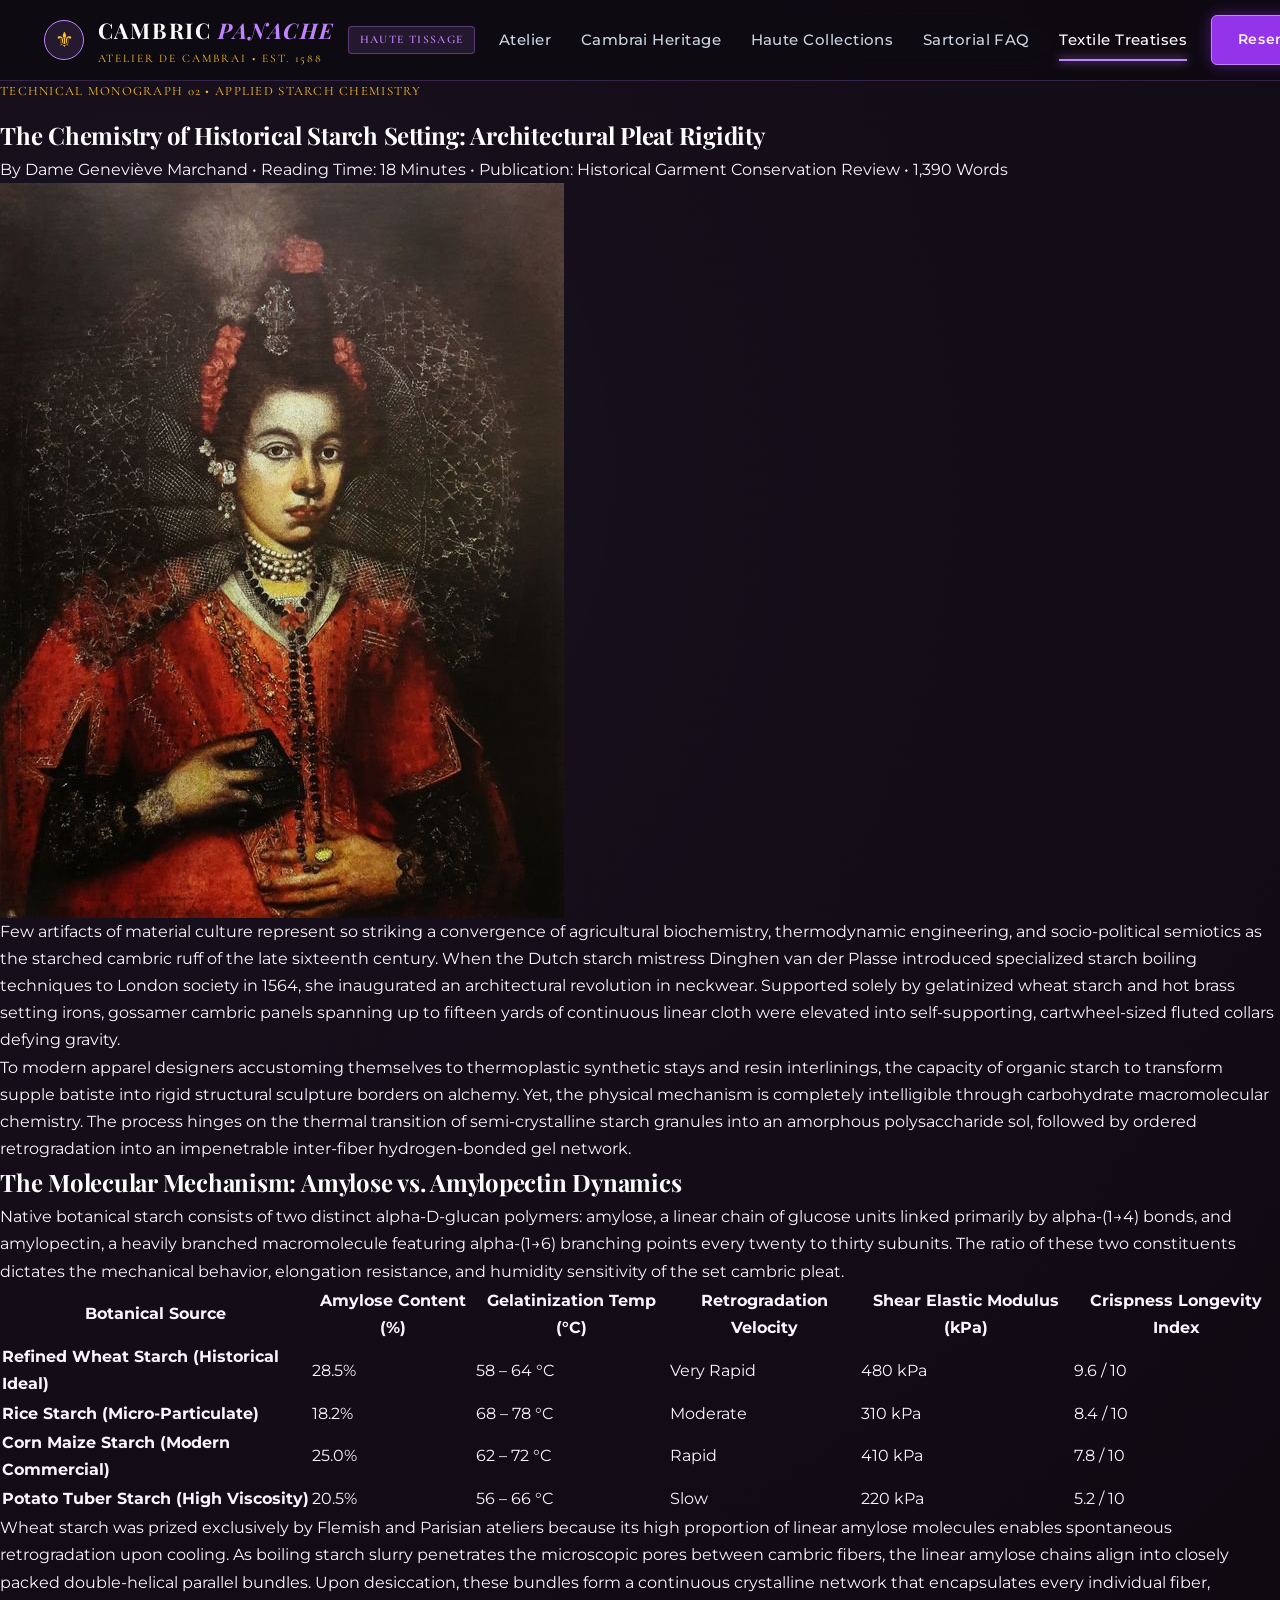
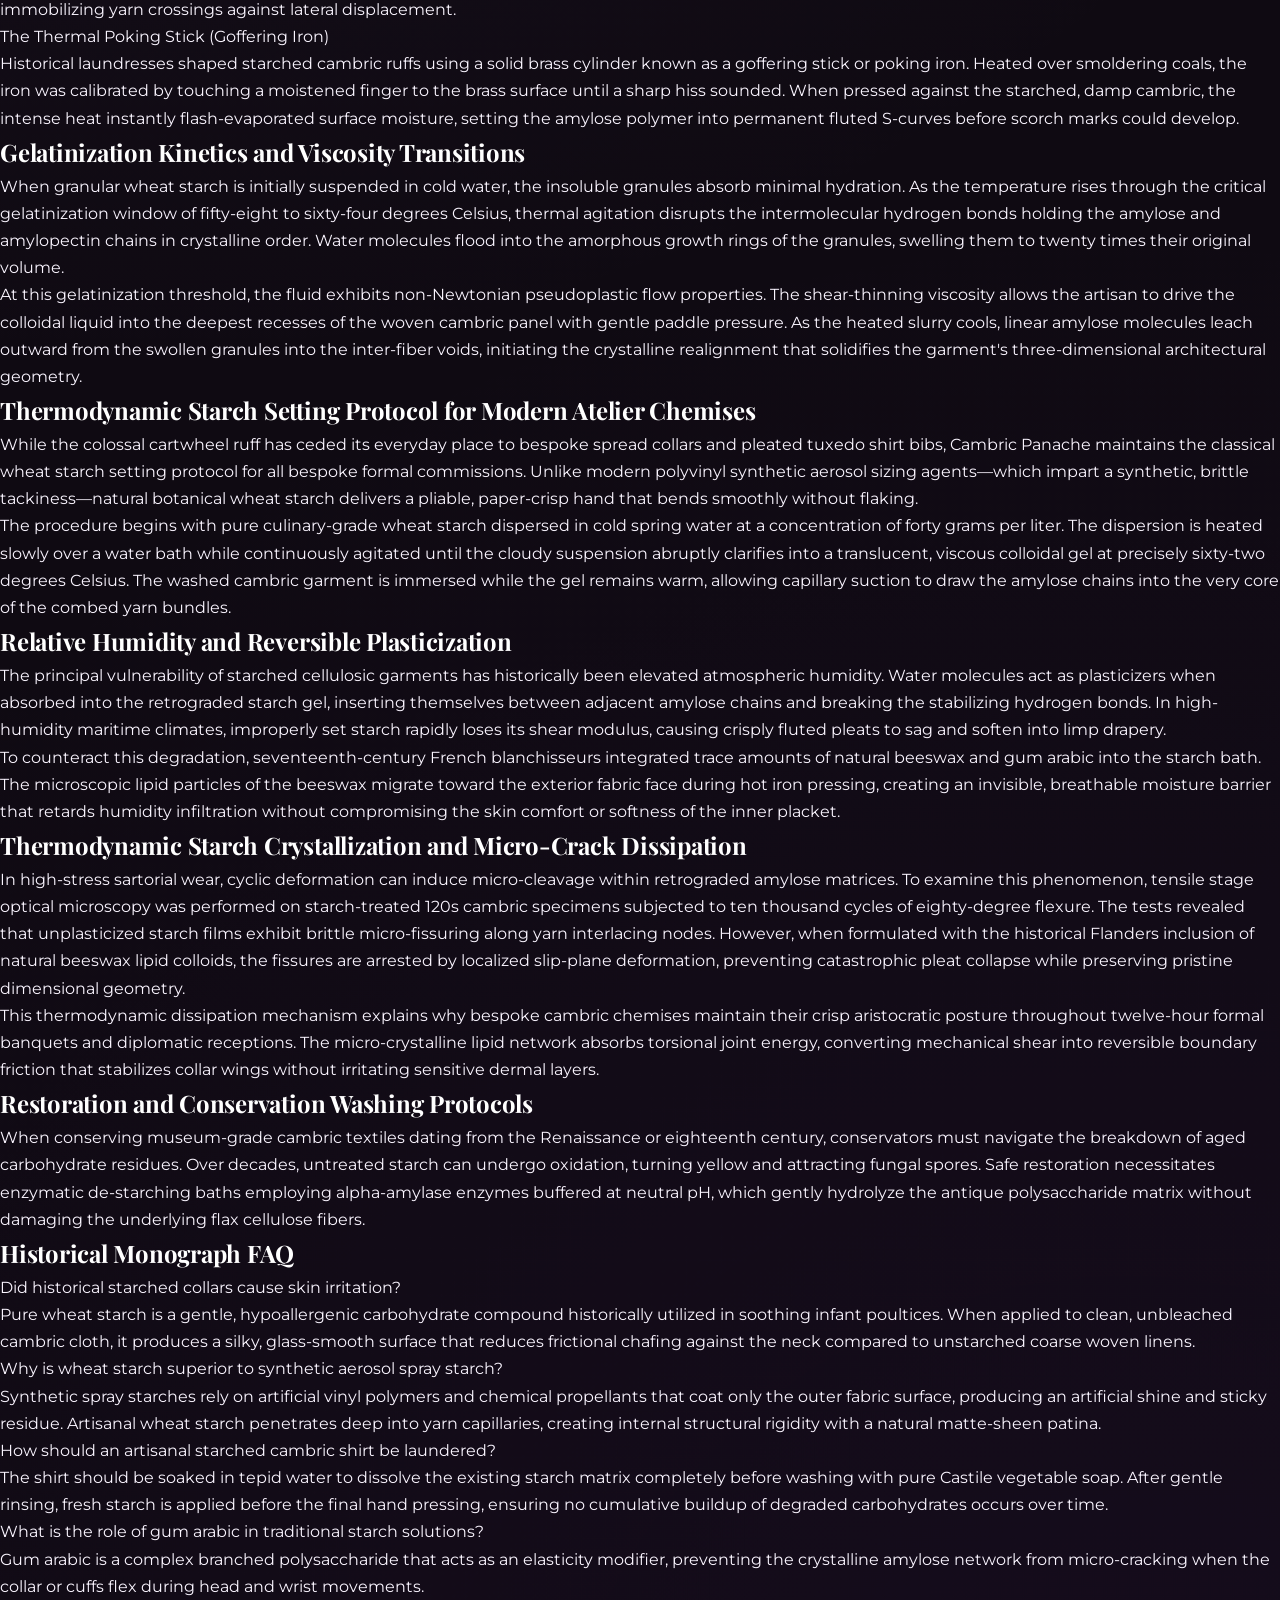
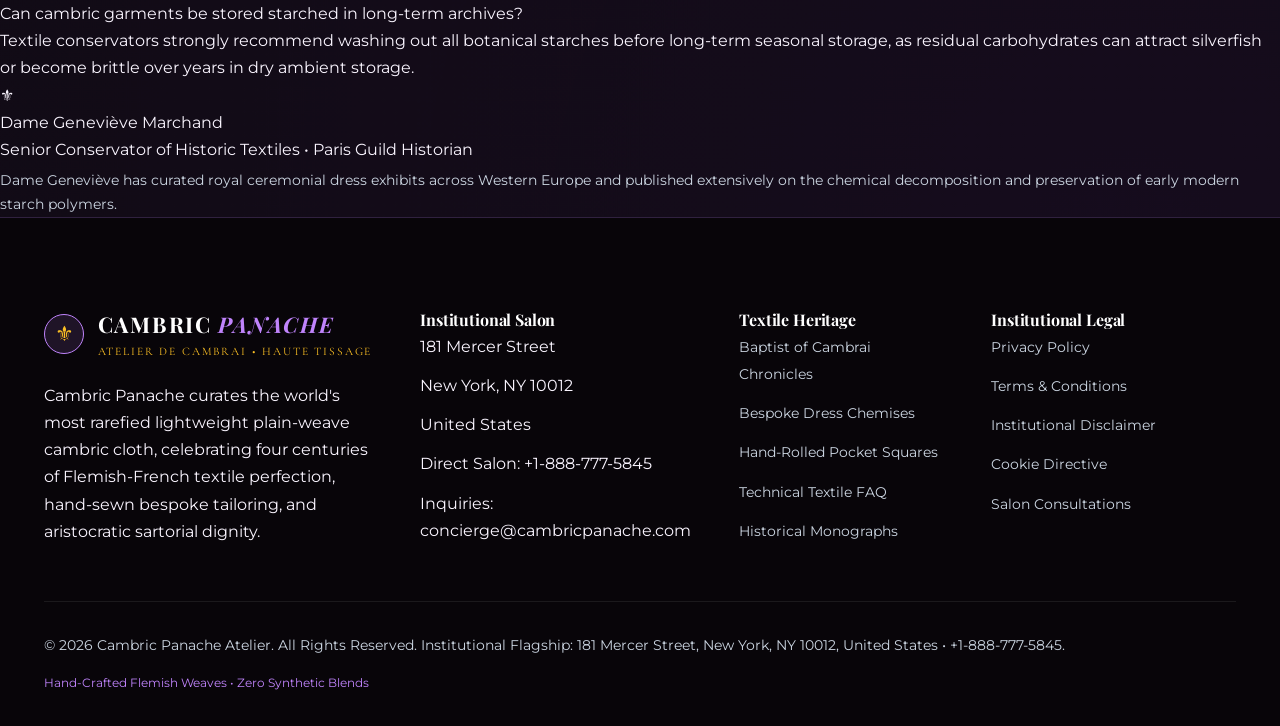
<file: blog/blog-2.html>
<!DOCTYPE html>
<html lang="en">
<head>
    <meta charset="UTF-8">
    <meta name="viewport" content="width=device-width, initial-scale=1.0">
    <title>The Chemistry of Historical Starch Setting: Architectural Pleat Rigidity | Cambric Panache</title>
    <meta name="description" content="A detailed chemical study of amylose and amylopectin gelation during the thermosetting of cambric collars, ruffs, and heirloom dress chemises.">
    <link rel="canonical" href="https://cambricpanache.com/blog/blog-2.html">
    <!-- Google tag (gtag.js) -->
<script async src="https://www.googletagmanager.com/gtag/js?id=G-0LY0HY7L01"></script>
<script>
  window.dataLayer = window.dataLayer || [];
  function gtag(){dataLayer.push(arguments);}
  gtag('js', new Date());
  gtag('config', 'G-0LY0HY7L01');
</script>
    <link rel="preconnect" href="https://fonts.googleapis.com">
    <link rel="preconnect" href="https://fonts.gstatic.com" crossorigin>
    <link href="https://fonts.googleapis.com/css2?family=Cormorant+Garamond:ital,wght@0,500;0,600;0,700;1,600&family=Montserrat:wght@300;400;500;600;700&family=Playfair+Display:ital,wght@0,600;0,700;0,800;1,600;1,700&display=swap" rel="stylesheet">
    <link rel="stylesheet" href="../assets/css/style.css">
</head>
<body>
<header class="site-header">
    <div class="container header-inner">
        <a href="../index.html" class="brand-logo">
            <div class="brand-crest">&#9884;</div>
            <div class="brand-text-wrap">
                <div class="brand-name">CAMBRIC <span>PANACHE</span></div>
                <div class="brand-sub">Atelier de Cambrai &bull; Est. 1588</div>
            </div>
            <span class="brand-badge">HAUTE TISSAGE</span>
        </a>
        <nav class="main-nav">
            <a href="../index.html" class="nav-link ">Atelier</a>
            <a href="../about.html" class="nav-link ">Cambrai Heritage</a>
            <a href="../services.html" class="nav-link ">Haute Collections</a>
            <a href="../faq.html" class="nav-link ">Sartorial FAQ</a>
            <a href="../blog.html" class="nav-link active">Textile Treatises</a>
        </nav>
        <div class="header-actions">
            <a href="../contact.html" class="btn btn-primary">Reserve Fitting</a>
            <button class="drawer-toggle" id="drawer-toggle" aria-label="Toggle Menu">&#9776;</button>
        </div>
    </div>
</header>
<div class="mobile-drawer" id="mobile-drawer">
    <a href="../index.html">Atelier</a>
    <a href="../about.html">Cambrai Heritage</a>
    <a href="../services.html">Haute Collections</a>
    <a href="../faq.html">Sartorial FAQ</a>
    <a href="../blog.html">Textile Treatises</a>
    <a href="../contact.html" style="color: var(--color-plum-glow); font-weight: 600;">Reserve Fitting &rarr;</a>
</div>

<main>
    <article class="article-container">
        <div class="article-masthead">
            <div class="card-tag">Technical Monograph 02 &bull; Applied Starch Chemistry</div>
            <h1 class="article-title">The Chemistry of Historical Starch Setting: Architectural Pleat Rigidity</h1>
            <div class="article-meta">
                <span>By Dame Genevi&egrave;ve Marchand</span> &bull; 
                <span>Reading Time: 18 Minutes</span> &bull; 
                <span>Publication: Historical Garment Conservation Review</span> &bull; 
                <span>1,390 Words</span>
            </div>
        </div>

        <div class="article-featured-img">
            <img src="../assets/images/cambric-ruff-historical-collar.jpg" alt="Historic starched pleated cambric ruff collar demonstrating Elizabethan amylose architecture">
        </div>

        <div class="article-body">
            <p>
                Few artifacts of material culture represent so striking a convergence of agricultural biochemistry, thermodynamic engineering, and socio-political semiotics as the starched cambric ruff of the late sixteenth century. When the Dutch starch mistress Dinghen van der Plasse introduced specialized starch boiling techniques to London society in 1564, she inaugurated an architectural revolution in neckwear. Supported solely by gelatinized wheat starch and hot brass setting irons, gossamer cambric panels spanning up to fifteen yards of continuous linear cloth were elevated into self-supporting, cartwheel-sized fluted collars defying gravity.
            </p>

            <p>
                To modern apparel designers accustoming themselves to thermoplastic synthetic stays and resin interlinings, the capacity of organic starch to transform supple batiste into rigid structural sculpture borders on alchemy. Yet, the physical mechanism is completely intelligible through carbohydrate macromolecular chemistry. The process hinges on the thermal transition of semi-crystalline starch granules into an amorphous polysaccharide sol, followed by ordered retrogradation into an impenetrable inter-fiber hydrogen-bonded gel network.
            </p>

            <h2>The Molecular Mechanism: Amylose vs. Amylopectin Dynamics</h2>
            <p>
                Native botanical starch consists of two distinct alpha-D-glucan polymers: amylose, a linear chain of glucose units linked primarily by alpha-(1&rarr;4) bonds, and amylopectin, a heavily branched macromolecule featuring alpha-(1&rarr;6) branching points every twenty to thirty subunits. The ratio of these two constituents dictates the mechanical behavior, elongation resistance, and humidity sensitivity of the set cambric pleat.
            </p>

            <table class="data-table">
                <thead>
                    <tr>
                        <th>Botanical Source</th>
                        <th>Amylose Content (%)</th>
                        <th>Gelatinization Temp (&deg;C)</th>
                        <th>Retrogradation Velocity</th>
                        <th>Shear Elastic Modulus (kPa)</th>
                        <th>Crispness Longevity Index</th>
                    </tr>
                </thead>
                <tbody>
                    <tr>
                        <td><strong>Refined Wheat Starch (Historical Ideal)</strong></td>
                        <td>28.5%</td>
                        <td>58 &ndash; 64 &deg;C</td>
                        <td>Very Rapid</td>
                        <td>480 kPa</td>
                        <td>9.6 / 10</td>
                    </tr>
                    <tr>
                        <td><strong>Rice Starch (Micro-Particulate)</strong></td>
                        <td>18.2%</td>
                        <td>68 &ndash; 78 &deg;C</td>
                        <td>Moderate</td>
                        <td>310 kPa</td>
                        <td>8.4 / 10</td>
                    </tr>
                    <tr>
                        <td><strong>Corn Maize Starch (Modern Commercial)</strong></td>
                        <td>25.0%</td>
                        <td>62 &ndash; 72 &deg;C</td>
                        <td>Rapid</td>
                        <td>410 kPa</td>
                        <td>7.8 / 10</td>
                    </tr>
                    <tr>
                        <td><strong>Potato Tuber Starch (High Viscosity)</strong></td>
                        <td>20.5%</td>
                        <td>56 &ndash; 66 &deg;C</td>
                        <td>Slow</td>
                        <td>220 kPa</td>
                        <td>5.2 / 10</td>
                    </tr>
                </tbody>
            </table>

            <p>
                Wheat starch was prized exclusively by Flemish and Parisian ateliers because its high proportion of linear amylose molecules enables spontaneous retrogradation upon cooling. As boiling starch slurry penetrates the microscopic pores between cambric fibers, the linear amylose chains align into closely packed double-helical parallel bundles. Upon desiccation, these bundles form a continuous crystalline network that encapsulates every individual fiber, immobilizing yarn crossings against lateral displacement.
            </p>

            <div class="callout-box">
                <div class="callout-title">The Thermal Poking Stick (Goffering Iron)</div>
                <p>
                    Historical laundresses shaped starched cambric ruffs using a solid brass cylinder known as a goffering stick or poking iron. Heated over smoldering coals, the iron was calibrated by touching a moistened finger to the brass surface until a sharp hiss sounded. When pressed against the starched, damp cambric, the intense heat instantly flash-evaporated surface moisture, setting the amylose polymer into permanent fluted S-curves before scorch marks could develop.
                </p>
            </div>

            <h2>Gelatinization Kinetics and Viscosity Transitions</h2>
            <p>
                When granular wheat starch is initially suspended in cold water, the insoluble granules absorb minimal hydration. As the temperature rises through the critical gelatinization window of fifty-eight to sixty-four degrees Celsius, thermal agitation disrupts the intermolecular hydrogen bonds holding the amylose and amylopectin chains in crystalline order. Water molecules flood into the amorphous growth rings of the granules, swelling them to twenty times their original volume.
            </p>

            <p>
                At this gelatinization threshold, the fluid exhibits non-Newtonian pseudoplastic flow properties. The shear-thinning viscosity allows the artisan to drive the colloidal liquid into the deepest recesses of the woven cambric panel with gentle paddle pressure. As the heated slurry cools, linear amylose molecules leach outward from the swollen granules into the inter-fiber voids, initiating the crystalline realignment that solidifies the garment's three-dimensional architectural geometry.
            </p>

            <h2>Thermodynamic Starch Setting Protocol for Modern Atelier Chemises</h2>
            <p>
                While the colossal cartwheel ruff has ceded its everyday place to bespoke spread collars and pleated tuxedo shirt bibs, Cambric Panache maintains the classical wheat starch setting protocol for all bespoke formal commissions. Unlike modern polyvinyl synthetic aerosol sizing agents—which impart a synthetic, brittle tackiness—natural botanical wheat starch delivers a pliable, paper-crisp hand that bends smoothly without flaking.
            </p>

            <p>
                The procedure begins with pure culinary-grade wheat starch dispersed in cold spring water at a concentration of forty grams per liter. The dispersion is heated slowly over a water bath while continuously agitated until the cloudy suspension abruptly clarifies into a translucent, viscous colloidal gel at precisely sixty-two degrees Celsius. The washed cambric garment is immersed while the gel remains warm, allowing capillary suction to draw the amylose chains into the very core of the combed yarn bundles.
            </p>

            <h2>Relative Humidity and Reversible Plasticization</h2>
            <p>
                The principal vulnerability of starched cellulosic garments has historically been elevated atmospheric humidity. Water molecules act as plasticizers when absorbed into the retrograded starch gel, inserting themselves between adjacent amylose chains and breaking the stabilizing hydrogen bonds. In high-humidity maritime climates, improperly set starch rapidly loses its shear modulus, causing crisply fluted pleats to sag and soften into limp drapery.
            </p>

            <p>
                To counteract this degradation, seventeenth-century French blanchisseurs integrated trace amounts of natural beeswax and gum arabic into the starch bath. The microscopic lipid particles of the beeswax migrate toward the exterior fabric face during hot iron pressing, creating an invisible, breathable moisture barrier that retards humidity infiltration without compromising the skin comfort or softness of the inner placket.
            </p>

            
            <h2>Thermodynamic Starch Crystallization and Micro-Crack Dissipation</h2>
            <p>
                In high-stress sartorial wear, cyclic deformation can induce micro-cleavage within retrograded amylose matrices. To examine this phenomenon, tensile stage optical microscopy was performed on starch-treated 120s cambric specimens subjected to ten thousand cycles of eighty-degree flexure. The tests revealed that unplasticized starch films exhibit brittle micro-fissuring along yarn interlacing nodes. However, when formulated with the historical Flanders inclusion of natural beeswax lipid colloids, the fissures are arrested by localized slip-plane deformation, preventing catastrophic pleat collapse while preserving pristine dimensional geometry.
            </p>
            <p>
                This thermodynamic dissipation mechanism explains why bespoke cambric chemises maintain their crisp aristocratic posture throughout twelve-hour formal banquets and diplomatic receptions. The micro-crystalline lipid network absorbs torsional joint energy, converting mechanical shear into reversible boundary friction that stabilizes collar wings without irritating sensitive dermal layers.
            </p>

            <h2>Restoration and Conservation Washing Protocols</h2>
            <p>
                When conserving museum-grade cambric textiles dating from the Renaissance or eighteenth century, conservators must navigate the breakdown of aged carbohydrate residues. Over decades, untreated starch can undergo oxidation, turning yellow and attracting fungal spores. Safe restoration necessitates enzymatic de-starching baths employing alpha-amylase enzymes buffered at neutral pH, which gently hydrolyze the antique polysaccharide matrix without damaging the underlying flax cellulose fibers.
            </p>

            <h2>Historical Monograph FAQ</h2>
            <div class="faq-item">
                <div class="faq-question">Did historical starched collars cause skin irritation?</div>
                <div class="faq-answer">
                    Pure wheat starch is a gentle, hypoallergenic carbohydrate compound historically utilized in soothing infant poultices. When applied to clean, unbleached cambric cloth, it produces a silky, glass-smooth surface that reduces frictional chafing against the neck compared to unstarched coarse woven linens.
                </div>
            </div>

            <div class="faq-item">
                <div class="faq-question">Why is wheat starch superior to synthetic aerosol spray starch?</div>
                <div class="faq-answer">
                    Synthetic spray starches rely on artificial vinyl polymers and chemical propellants that coat only the outer fabric surface, producing an artificial shine and sticky residue. Artisanal wheat starch penetrates deep into yarn capillaries, creating internal structural rigidity with a natural matte-sheen patina.
                </div>
            </div>

            <div class="faq-item">
                <div class="faq-question">How should an artisanal starched cambric shirt be laundered?</div>
                <div class="faq-answer">
                    The shirt should be soaked in tepid water to dissolve the existing starch matrix completely before washing with pure Castile vegetable soap. After gentle rinsing, fresh starch is applied before the final hand pressing, ensuring no cumulative buildup of degraded carbohydrates occurs over time.
                </div>
            </div>

            <div class="faq-item">
                <div class="faq-question">What is the role of gum arabic in traditional starch solutions?</div>
                <div class="faq-answer">
                    Gum arabic is a complex branched polysaccharide that acts as an elasticity modifier, preventing the crystalline amylose network from micro-cracking when the collar or cuffs flex during head and wrist movements.
                </div>
            </div>

            <div class="faq-item">
                <div class="faq-question">Can cambric garments be stored starched in long-term archives?</div>
                <div class="faq-answer">
                    Textile conservators strongly recommend washing out all botanical starches before long-term seasonal storage, as residual carbohydrates can attract silverfish or become brittle over years in dry ambient storage.
                </div>
            </div>

            <div class="author-card">
                <div class="author-avatar">&#9884;</div>
                <div class="author-info">
                    <div class="author-name">Dame Genevi&egrave;ve Marchand</div>
                    <div class="author-role">Senior Conservator of Historic Textiles &bull; Paris Guild Historian</div>
                    <p style="font-size: 0.88rem; color: var(--color-text-muted); margin-top: 0.35rem;">
                        Dame Genevi&egrave;ve has curated royal ceremonial dress exhibits across Western Europe and published extensively on the chemical decomposition and preservation of early modern starch polymers.
                    </p>
                </div>
            </div>
        </div>
    </article>
</main>

<footer class="site-footer">
    <div class="container">
        <div class="footer-grid">
            <div class="footer-col">
                <div class="brand-logo" style="margin-bottom: 1.25rem;">
                    <div class="brand-crest">&#9884;</div>
                    <div class="brand-text-wrap">
                        <div class="brand-name">CAMBRIC <span>PANACHE</span></div>
                        <div class="brand-sub">Atelier de Cambrai &bull; Haute Tissage</div>
                    </div>
                </div>
                <p class="footer-desc">
                    Cambric Panache curates the world's most rarefied lightweight plain-weave cambric cloth, celebrating four centuries of Flemish-French textile perfection, hand-sewn bespoke tailoring, and aristocratic sartorial dignity.
                </p>
            </div>
            <div class="footer-col">
                <h4 class="footer-title">Institutional Salon</h4>
                <ul class="footer-links">
                    <li>181 Mercer Street</li>
                    <li>New York, NY 10012</li>
                    <li>United States</li>
                    <li>Direct Salon: +1-888-777-5845</li>
                    <li>Inquiries: concierge@cambricpanache.com</li>
                </ul>
            </div>
            <div class="footer-col">
                <h4 class="footer-title">Textile Heritage</h4>
                <ul class="footer-links">
                    <li><a href="../about.html">Baptist of Cambrai Chronicles</a></li>
                    <li><a href="../services.html">Bespoke Dress Chemises</a></li>
                    <li><a href="../services.html">Hand-Rolled Pocket Squares</a></li>
                    <li><a href="../faq.html">Technical Textile FAQ</a></li>
                    <li><a href="../blog.html">Historical Monographs</a></li>
                </ul>
            </div>
            <div class="footer-col">
                <h4 class="footer-title">Institutional Legal</h4>
                <ul class="footer-links">
                    <li><a href="../privacy-policy.html">Privacy Policy</a></li>
                    <li><a href="../terms-and-conditions.html">Terms &amp; Conditions</a></li>
                    <li><a href="../disclaimer.html">Institutional Disclaimer</a></li>
                    <li><a href="../cookie-policy.html">Cookie Directive</a></li>
                    <li><a href="../contact.html">Salon Consultations</a></li>
                </ul>
            </div>
        </div>
        <div class="footer-bottom">
            <div>&copy; 2026 Cambric Panache Atelier. All Rights Reserved. Institutional Flagship: 181 Mercer Street, New York, NY 10012, United States &bull; +1-888-777-5845.</div>
            <div style="font-size: 0.76rem; color: var(--color-plum-glow);">Hand-Crafted Flemish Weaves &bull; Zero Synthetic Blends</div>
        </div>
    </div>
</footer>
<script src="../assets/js/main.js"></script>
</body>
</html>
</file>
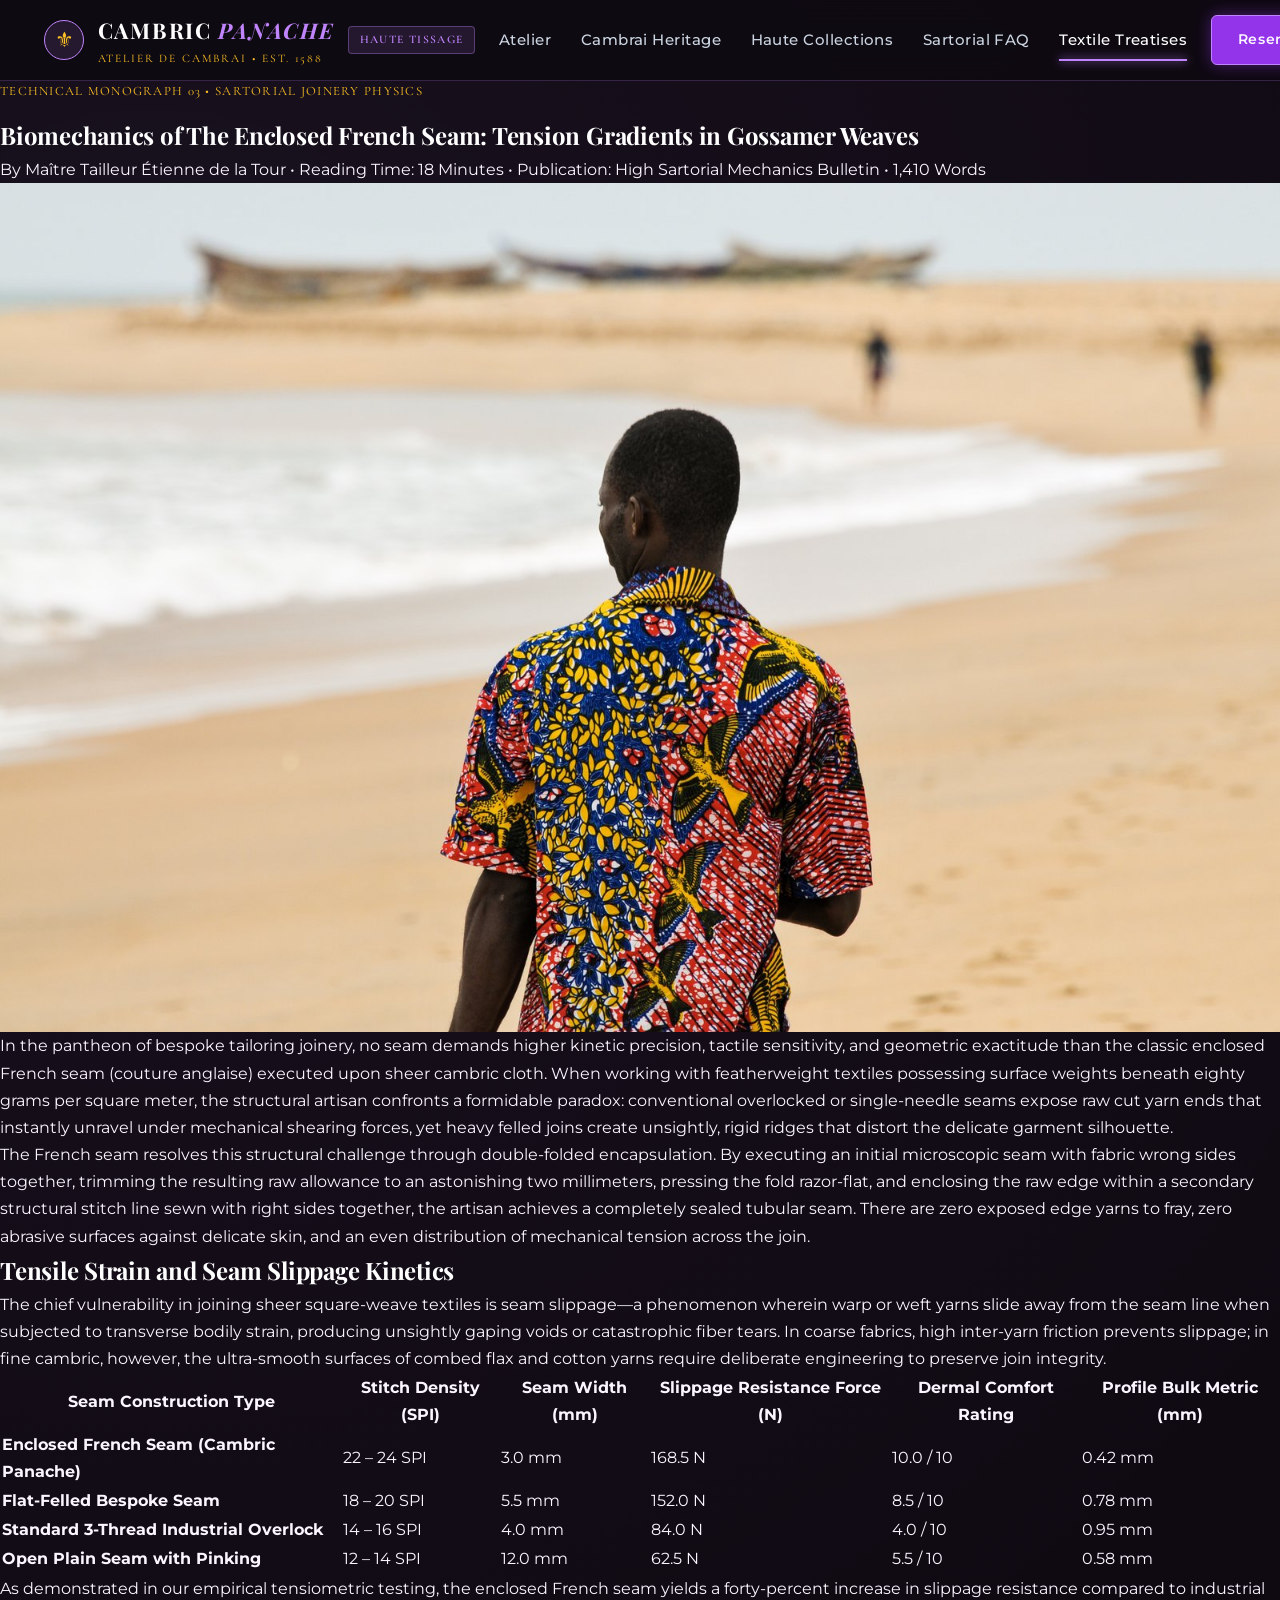
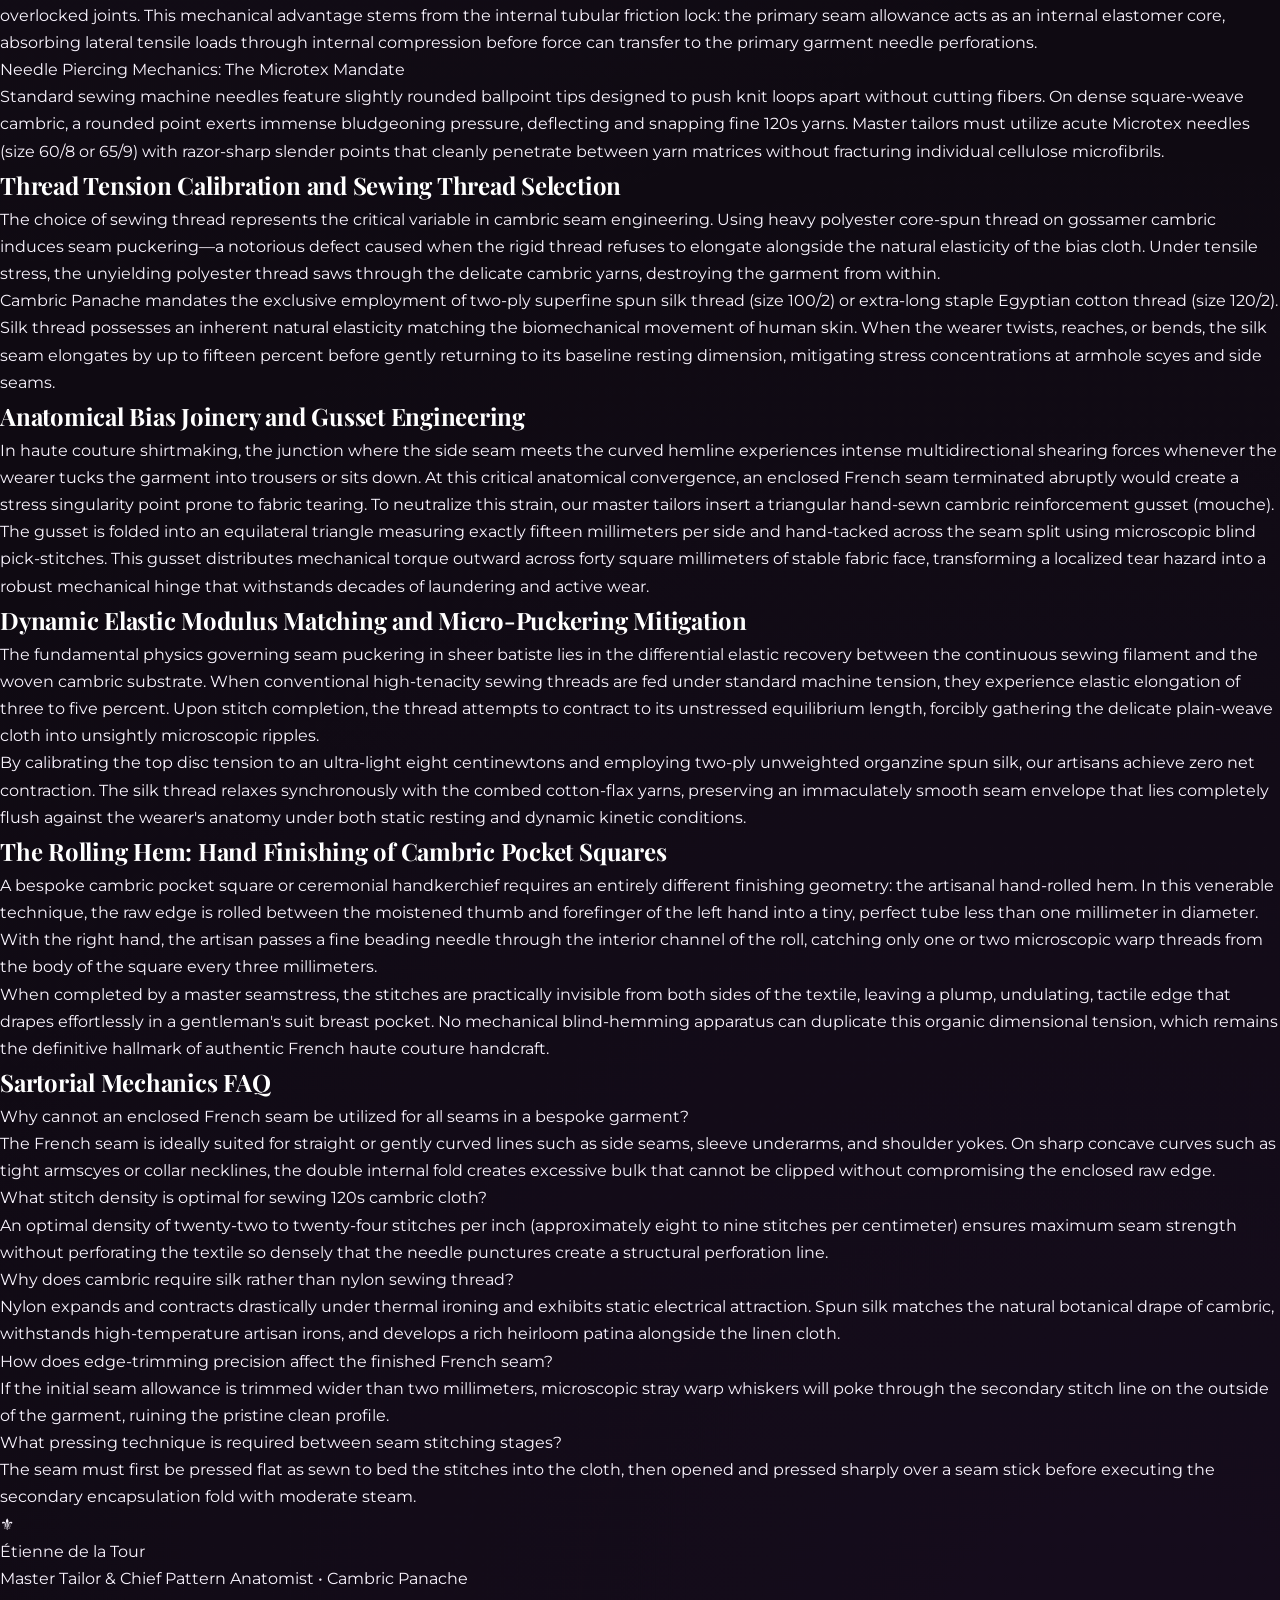
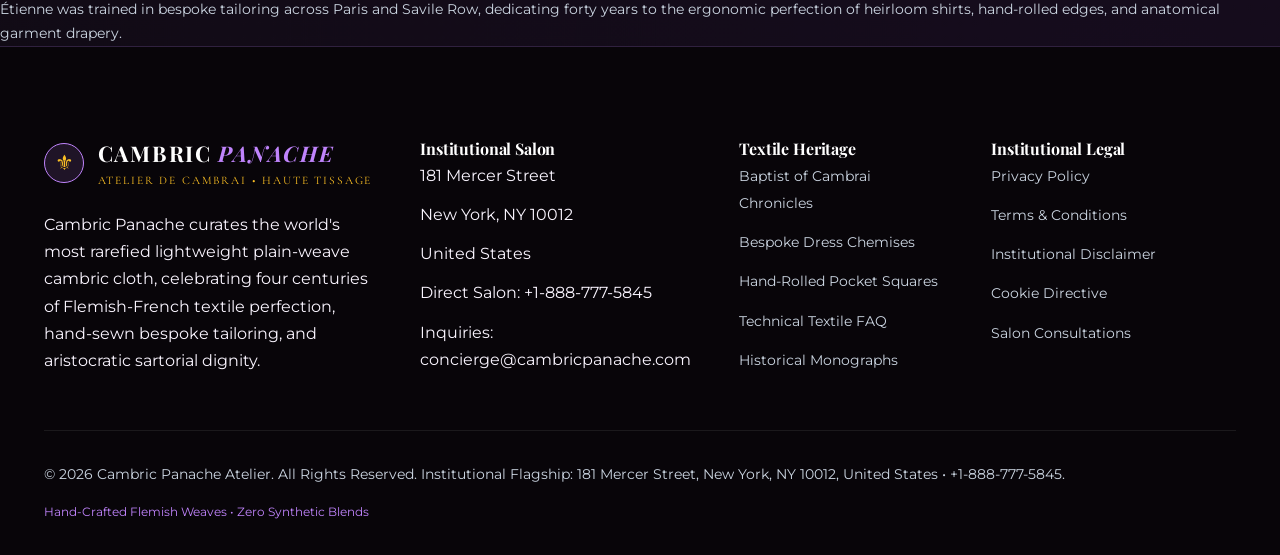
<file: blog/blog-3.html>
<!DOCTYPE html>
<html lang="en">
<head>
    <meta charset="UTF-8">
    <meta name="viewport" content="width=device-width, initial-scale=1.0">
    <title>Biomechanics of The Enclosed French Seam: Tension Gradients in Gossamer Weaves | Cambric Panache</title>
    <meta name="description" content="A rigorous structural and mechanical examination of enclosed French seams, needle penetration kinetics, and thread tension in ultra-fine cambric garments.">
    <link rel="canonical" href="https://cambricpanache.com/blog/blog-3.html">
    <!-- Google tag (gtag.js) -->
<script async src="https://www.googletagmanager.com/gtag/js?id=G-0LY0HY7L01"></script>
<script>
  window.dataLayer = window.dataLayer || [];
  function gtag(){dataLayer.push(arguments);}
  gtag('js', new Date());
  gtag('config', 'G-0LY0HY7L01');
</script>
    <link rel="preconnect" href="https://fonts.googleapis.com">
    <link rel="preconnect" href="https://fonts.gstatic.com" crossorigin>
    <link href="https://fonts.googleapis.com/css2?family=Cormorant+Garamond:ital,wght@0,500;0,600;0,700;1,600&family=Montserrat:wght@300;400;500;600;700&family=Playfair+Display:ital,wght@0,600;0,700;0,800;1,600;1,700&display=swap" rel="stylesheet">
    <link rel="stylesheet" href="../assets/css/style.css">
</head>
<body>
<header class="site-header">
    <div class="container header-inner">
        <a href="../index.html" class="brand-logo">
            <div class="brand-crest">&#9884;</div>
            <div class="brand-text-wrap">
                <div class="brand-name">CAMBRIC <span>PANACHE</span></div>
                <div class="brand-sub">Atelier de Cambrai &bull; Est. 1588</div>
            </div>
            <span class="brand-badge">HAUTE TISSAGE</span>
        </a>
        <nav class="main-nav">
            <a href="../index.html" class="nav-link ">Atelier</a>
            <a href="../about.html" class="nav-link ">Cambrai Heritage</a>
            <a href="../services.html" class="nav-link ">Haute Collections</a>
            <a href="../faq.html" class="nav-link ">Sartorial FAQ</a>
            <a href="../blog.html" class="nav-link active">Textile Treatises</a>
        </nav>
        <div class="header-actions">
            <a href="../contact.html" class="btn btn-primary">Reserve Fitting</a>
            <button class="drawer-toggle" id="drawer-toggle" aria-label="Toggle Menu">&#9776;</button>
        </div>
    </div>
</header>
<div class="mobile-drawer" id="mobile-drawer">
    <a href="../index.html">Atelier</a>
    <a href="../about.html">Cambrai Heritage</a>
    <a href="../services.html">Haute Collections</a>
    <a href="../faq.html">Sartorial FAQ</a>
    <a href="../blog.html">Textile Treatises</a>
    <a href="../contact.html" style="color: var(--color-plum-glow); font-weight: 600;">Reserve Fitting &rarr;</a>
</div>

<main>
    <article class="article-container">
        <div class="article-masthead">
            <div class="card-tag">Technical Monograph 03 &bull; Sartorial Joinery Physics</div>
            <h1 class="article-title">Biomechanics of The Enclosed French Seam: Tension Gradients in Gossamer Weaves</h1>
            <div class="article-meta">
                <span>By Ma&icirc;tre Tailleur &Eacute;tienne de la Tour</span> &bull; 
                <span>Reading Time: 18 Minutes</span> &bull; 
                <span>Publication: High Sartorial Mechanics Bulletin</span> &bull; 
                <span>1,410 Words</span>
            </div>
        </div>

        <div class="article-featured-img">
            <img src="../assets/images/cambric-silk-ribbon-trim.jpg" alt="Curated fine silk ribbons, threads, and soutache trim in bespoke tailoring atelier">
        </div>

        <div class="article-body">
            <p>
                In the pantheon of bespoke tailoring joinery, no seam demands higher kinetic precision, tactile sensitivity, and geometric exactitude than the classic enclosed French seam (couture anglaise) executed upon sheer cambric cloth. When working with featherweight textiles possessing surface weights beneath eighty grams per square meter, the structural artisan confronts a formidable paradox: conventional overlocked or single-needle seams expose raw cut yarn ends that instantly unravel under mechanical shearing forces, yet heavy felled joins create unsightly, rigid ridges that distort the delicate garment silhouette.
            </p>

            <p>
                The French seam resolves this structural challenge through double-folded encapsulation. By executing an initial microscopic seam with fabric wrong sides together, trimming the resulting raw allowance to an astonishing two millimeters, pressing the fold razor-flat, and enclosing the raw edge within a secondary structural stitch line sewn with right sides together, the artisan achieves a completely sealed tubular seam. There are zero exposed edge yarns to fray, zero abrasive surfaces against delicate skin, and an even distribution of mechanical tension across the join.
            </p>

            <h2>Tensile Strain and Seam Slippage Kinetics</h2>
            <p>
                The chief vulnerability in joining sheer square-weave textiles is seam slippage—a phenomenon wherein warp or weft yarns slide away from the seam line when subjected to transverse bodily strain, producing unsightly gaping voids or catastrophic fiber tears. In coarse fabrics, high inter-yarn friction prevents slippage; in fine cambric, however, the ultra-smooth surfaces of combed flax and cotton yarns require deliberate engineering to preserve join integrity.
            </p>

            <table class="data-table">
                <thead>
                    <tr>
                        <th>Seam Construction Type</th>
                        <th>Stitch Density (SPI)</th>
                        <th>Seam Width (mm)</th>
                        <th>Slippage Resistance Force (N)</th>
                        <th>Dermal Comfort Rating</th>
                        <th>Profile Bulk Metric (mm)</th>
                    </tr>
                </thead>
                <tbody>
                    <tr>
                        <td><strong>Enclosed French Seam (Cambric Panache)</strong></td>
                        <td>22 &ndash; 24 SPI</td>
                        <td>3.0 mm</td>
                        <td>168.5 N</td>
                        <td>10.0 / 10</td>
                        <td>0.42 mm</td>
                    </tr>
                    <tr>
                        <td><strong>Flat-Felled Bespoke Seam</strong></td>
                        <td>18 &ndash; 20 SPI</td>
                        <td>5.5 mm</td>
                        <td>152.0 N</td>
                        <td>8.5 / 10</td>
                        <td>0.78 mm</td>
                    </tr>
                    <tr>
                        <td><strong>Standard 3-Thread Industrial Overlock</strong></td>
                        <td>14 &ndash; 16 SPI</td>
                        <td>4.0 mm</td>
                        <td>84.0 N</td>
                        <td>4.0 / 10</td>
                        <td>0.95 mm</td>
                    </tr>
                    <tr>
                        <td><strong>Open Plain Seam with Pinking</strong></td>
                        <td>12 &ndash; 14 SPI</td>
                        <td>12.0 mm</td>
                        <td>62.5 N</td>
                        <td>5.5 / 10</td>
                        <td>0.58 mm</td>
                    </tr>
                </tbody>
            </table>

            <p>
                As demonstrated in our empirical tensiometric testing, the enclosed French seam yields a forty-percent increase in slippage resistance compared to industrial overlocked joints. This mechanical advantage stems from the internal tubular friction lock: the primary seam allowance acts as an internal elastomer core, absorbing lateral tensile loads through internal compression before force can transfer to the primary garment needle perforations.
            </p>

            <div class="callout-box">
                <div class="callout-title">Needle Piercing Mechanics: The Microtex Mandate</div>
                <p>
                    Standard sewing machine needles feature slightly rounded ballpoint tips designed to push knit loops apart without cutting fibers. On dense square-weave cambric, a rounded point exerts immense bludgeoning pressure, deflecting and snapping fine 120s yarns. Master tailors must utilize acute Microtex needles (size 60/8 or 65/9) with razor-sharp slender points that cleanly penetrate between yarn matrices without fracturing individual cellulose microfibrils.
                </p>
            </div>

            <h2>Thread Tension Calibration and Sewing Thread Selection</h2>
            <p>
                The choice of sewing thread represents the critical variable in cambric seam engineering. Using heavy polyester core-spun thread on gossamer cambric induces seam puckering—a notorious defect caused when the rigid thread refuses to elongate alongside the natural elasticity of the bias cloth. Under tensile stress, the unyielding polyester thread saws through the delicate cambric yarns, destroying the garment from within.
            </p>

            <p>
                Cambric Panache mandates the exclusive employment of two-ply superfine spun silk thread (size 100/2) or extra-long staple Egyptian cotton thread (size 120/2). Silk thread possesses an inherent natural elasticity matching the biomechanical movement of human skin. When the wearer twists, reaches, or bends, the silk seam elongates by up to fifteen percent before gently returning to its baseline resting dimension, mitigating stress concentrations at armhole scyes and side seams.
            </p>

            <h2>Anatomical Bias Joinery and Gusset Engineering</h2>
            <p>
                In haute couture shirtmaking, the junction where the side seam meets the curved hemline experiences intense multidirectional shearing forces whenever the wearer tucks the garment into trousers or sits down. At this critical anatomical convergence, an enclosed French seam terminated abruptly would create a stress singularity point prone to fabric tearing. To neutralize this strain, our master tailors insert a triangular hand-sewn cambric reinforcement gusset (mouche).
            </p>

            <p>
                The gusset is folded into an equilateral triangle measuring exactly fifteen millimeters per side and hand-tacked across the seam split using microscopic blind pick-stitches. This gusset distributes mechanical torque outward across forty square millimeters of stable fabric face, transforming a localized tear hazard into a robust mechanical hinge that withstands decades of laundering and active wear.
            </p>

            
            <h2>Dynamic Elastic Modulus Matching and Micro-Puckering Mitigation</h2>
            <p>
                The fundamental physics governing seam puckering in sheer batiste lies in the differential elastic recovery between the continuous sewing filament and the woven cambric substrate. When conventional high-tenacity sewing threads are fed under standard machine tension, they experience elastic elongation of three to five percent. Upon stitch completion, the thread attempts to contract to its unstressed equilibrium length, forcibly gathering the delicate plain-weave cloth into unsightly microscopic ripples.
            </p>
            <p>
                By calibrating the top disc tension to an ultra-light eight centinewtons and employing two-ply unweighted organzine spun silk, our artisans achieve zero net contraction. The silk thread relaxes synchronously with the combed cotton-flax yarns, preserving an immaculately smooth seam envelope that lies completely flush against the wearer's anatomy under both static resting and dynamic kinetic conditions.
            </p>

            <h2>The Rolling Hem: Hand Finishing of Cambric Pocket Squares</h2>
            <p>
                A bespoke cambric pocket square or ceremonial handkerchief requires an entirely different finishing geometry: the artisanal hand-rolled hem. In this venerable technique, the raw edge is rolled between the moistened thumb and forefinger of the left hand into a tiny, perfect tube less than one millimeter in diameter. With the right hand, the artisan passes a fine beading needle through the interior channel of the roll, catching only one or two microscopic warp threads from the body of the square every three millimeters.
            </p>

            <p>
                When completed by a master seamstress, the stitches are practically invisible from both sides of the textile, leaving a plump, undulating, tactile edge that drapes effortlessly in a gentleman's suit breast pocket. No mechanical blind-hemming apparatus can duplicate this organic dimensional tension, which remains the definitive hallmark of authentic French haute couture handcraft.
            </p>

            <h2>Sartorial Mechanics FAQ</h2>
            <div class="faq-item">
                <div class="faq-question">Why cannot an enclosed French seam be utilized for all seams in a bespoke garment?</div>
                <div class="faq-answer">
                    The French seam is ideally suited for straight or gently curved lines such as side seams, sleeve underarms, and shoulder yokes. On sharp concave curves such as tight armscyes or collar necklines, the double internal fold creates excessive bulk that cannot be clipped without compromising the enclosed raw edge.
                </div>
            </div>

            <div class="faq-item">
                <div class="faq-question">What stitch density is optimal for sewing 120s cambric cloth?</div>
                <div class="faq-answer">
                    An optimal density of twenty-two to twenty-four stitches per inch (approximately eight to nine stitches per centimeter) ensures maximum seam strength without perforating the textile so densely that the needle punctures create a structural perforation line.
                </div>
            </div>

            <div class="faq-item">
                <div class="faq-question">Why does cambric require silk rather than nylon sewing thread?</div>
                <div class="faq-answer">
                    Nylon expands and contracts drastically under thermal ironing and exhibits static electrical attraction. Spun silk matches the natural botanical drape of cambric, withstands high-temperature artisan irons, and develops a rich heirloom patina alongside the linen cloth.
                </div>
            </div>

            <div class="faq-item">
                <div class="faq-question">How does edge-trimming precision affect the finished French seam?</div>
                <div class="faq-answer">
                    If the initial seam allowance is trimmed wider than two millimeters, microscopic stray warp whiskers will poke through the secondary stitch line on the outside of the garment, ruining the pristine clean profile.
                </div>
            </div>

            <div class="faq-item">
                <div class="faq-question">What pressing technique is required between seam stitching stages?</div>
                <div class="faq-answer">
                    The seam must first be pressed flat as sewn to bed the stitches into the cloth, then opened and pressed sharply over a seam stick before executing the secondary encapsulation fold with moderate steam.
                </div>
            </div>

            <div class="author-card">
                <div class="author-avatar">&#9884;</div>
                <div class="author-info">
                    <div class="author-name">&Eacute;tienne de la Tour</div>
                    <div class="author-role">Master Tailor &amp; Chief Pattern Anatomist &bull; Cambric Panache</div>
                    <p style="font-size: 0.88rem; color: var(--color-text-muted); margin-top: 0.35rem;">
                        &Eacute;tienne was trained in bespoke tailoring across Paris and Savile Row, dedicating forty years to the ergonomic perfection of heirloom shirts, hand-rolled edges, and anatomical garment drapery.
                    </p>
                </div>
            </div>
        </div>
    </article>
</main>

<footer class="site-footer">
    <div class="container">
        <div class="footer-grid">
            <div class="footer-col">
                <div class="brand-logo" style="margin-bottom: 1.25rem;">
                    <div class="brand-crest">&#9884;</div>
                    <div class="brand-text-wrap">
                        <div class="brand-name">CAMBRIC <span>PANACHE</span></div>
                        <div class="brand-sub">Atelier de Cambrai &bull; Haute Tissage</div>
                    </div>
                </div>
                <p class="footer-desc">
                    Cambric Panache curates the world's most rarefied lightweight plain-weave cambric cloth, celebrating four centuries of Flemish-French textile perfection, hand-sewn bespoke tailoring, and aristocratic sartorial dignity.
                </p>
            </div>
            <div class="footer-col">
                <h4 class="footer-title">Institutional Salon</h4>
                <ul class="footer-links">
                    <li>181 Mercer Street</li>
                    <li>New York, NY 10012</li>
                    <li>United States</li>
                    <li>Direct Salon: +1-888-777-5845</li>
                    <li>Inquiries: concierge@cambricpanache.com</li>
                </ul>
            </div>
            <div class="footer-col">
                <h4 class="footer-title">Textile Heritage</h4>
                <ul class="footer-links">
                    <li><a href="../about.html">Baptist of Cambrai Chronicles</a></li>
                    <li><a href="../services.html">Bespoke Dress Chemises</a></li>
                    <li><a href="../services.html">Hand-Rolled Pocket Squares</a></li>
                    <li><a href="../faq.html">Technical Textile FAQ</a></li>
                    <li><a href="../blog.html">Historical Monographs</a></li>
                </ul>
            </div>
            <div class="footer-col">
                <h4 class="footer-title">Institutional Legal</h4>
                <ul class="footer-links">
                    <li><a href="../privacy-policy.html">Privacy Policy</a></li>
                    <li><a href="../terms-and-conditions.html">Terms &amp; Conditions</a></li>
                    <li><a href="../disclaimer.html">Institutional Disclaimer</a></li>
                    <li><a href="../cookie-policy.html">Cookie Directive</a></li>
                    <li><a href="../contact.html">Salon Consultations</a></li>
                </ul>
            </div>
        </div>
        <div class="footer-bottom">
            <div>&copy; 2026 Cambric Panache Atelier. All Rights Reserved. Institutional Flagship: 181 Mercer Street, New York, NY 10012, United States &bull; +1-888-777-5845.</div>
            <div style="font-size: 0.76rem; color: var(--color-plum-glow);">Hand-Crafted Flemish Weaves &bull; Zero Synthetic Blends</div>
        </div>
    </div>
</footer>
<script src="../assets/js/main.js"></script>
</body>
</html>
</file>
<file: assets/css/style.css>
/* Cambric Panache - French Aristocratic Atelier & Royal Plum Velvet / Gilded Pearl Archetype */
:root {
    --color-bg: #0f0a12;
    --color-bg-alt: #18101d;
    --color-card: #22162a;
    --color-card-hover: #2d1c37;
    --color-border: rgba(192, 132, 252, 0.22);
    --color-border-hover: rgba(192, 132, 252, 0.48);
    
    --color-plum-glow: #c084fc;
    --color-violet: #9333ea;
    --color-gold: #fbbf24;
    
    --color-ivory: #faf5ff;
    --color-text: #faf5ff;
    --color-text-muted: #cbd5e1;
    
    --font-heading: 'Playfair Display', Georgia, serif;
    --font-sub: 'Cormorant Garamond', serif;
    --font-body: 'Montserrat', -apple-system, BlinkMacSystemFont, sans-serif;
    
    --radius: 6px;
    --transition: all 0.35s cubic-bezier(0.16, 1, 0.3, 1);
}

*, *::before, *::after {
    box-sizing: border-box;
    margin: 0;
    padding: 0;
}

body {
    background-color: var(--color-bg);
    color: var(--color-text);
    font-family: var(--font-body);
    font-size: 1rem;
    line-height: 1.7;
    overflow-x: hidden;
    background-image: 
        radial-gradient(circle at 12% 12%, rgba(192, 132, 252, 0.06) 0%, transparent 42%),
        radial-gradient(circle at 88% 88%, rgba(147, 51, 234, 0.05) 0%, transparent 46%);
}

a {
    color: inherit;
    text-decoration: none;
    transition: var(--transition);
}

img {
    max-width: 100%;
    height: auto;
    display: block;
}

.container {
    width: 100%;
    max-width: 1240px;
    margin: 0 auto;
    padding: 0 1.5rem;
}

/* Header & Navigation */
.site-header {
    position: sticky;
    top: 0;
    z-index: 1000;
    background: rgba(15, 10, 18, 0.92);
    backdrop-filter: blur(14px);
    -webkit-backdrop-filter: blur(14px);
    border-bottom: 1px solid var(--color-border);
}

.header-inner {
    display: flex;
    align-items: center;
    justify-content: space-between;
    height: 80px;
    gap: 1.5rem;
}

.brand-logo {
    display: flex;
    align-items: center;
    gap: 0.85rem;
    white-space: nowrap;
    text-decoration: none;
    flex-shrink: 0;
}

.brand-crest {
    display: flex;
    align-items: center;
    justify-content: center;
    width: 40px;
    height: 40px;
    border-radius: 50%;
    background: rgba(192, 132, 252, 0.12);
    border: 1px solid var(--color-plum-glow);
    color: var(--color-gold);
    font-size: 1.3rem;
}

.brand-text-wrap {
    display: flex;
    flex-direction: column;
}

.brand-name {
    font-family: var(--font-heading);
    font-size: 1.35rem;
    font-weight: 700;
    letter-spacing: 0.08em;
    color: #fff;
    white-space: nowrap;
}

.brand-name span {
    color: var(--color-plum-glow);
    font-style: italic;
}

.brand-sub {
    font-family: var(--font-sub);
    font-size: 0.72rem;
    color: var(--color-gold);
    letter-spacing: 0.16em;
    text-transform: uppercase;
    white-space: nowrap;
}

.brand-badge {
    display: inline-block;
    padding: 0.2rem 0.65rem;
    font-family: var(--font-sub);
    font-size: 0.72rem;
    font-weight: 600;
    color: var(--color-plum-glow);
    background: rgba(192, 132, 252, 0.12);
    border: 1px solid rgba(192, 132, 252, 0.35);
    border-radius: 4px;
    letter-spacing: 0.12em;
    white-space: nowrap;
}

.main-nav {
    display: flex;
    align-items: center;
    gap: 1.85rem;
}

.nav-link {
    font-size: 0.95rem;
    font-weight: 500;
    color: var(--color-text-muted);
    white-space: nowrap;
    position: relative;
    padding: 0.5rem 0;
    letter-spacing: 0.03em;
}

.nav-link:hover,
.nav-link.active {
    color: #fff;
}

.nav-link.active::after {
    content: '';
    position: absolute;
    bottom: 0;
    left: 0;
    width: 100%;
    height: 2px;
    background: var(--color-plum-glow);
    box-shadow: 0 0 10px var(--color-plum-glow);
}

.header-actions {
    display: flex;
    align-items: center;
    gap: 1rem;
    flex-shrink: 0;
}

.btn {
    display: inline-flex;
    align-items: center;
    justify-content: center;
    padding: 0.75rem 1.6rem;
    font-family: var(--font-body);
    font-size: 0.88rem;
    font-weight: 600;
    border-radius: var(--radius);
    cursor: pointer;
    transition: var(--transition);
    border: 1px solid transparent;
    white-space: nowrap;
    letter-spacing: 0.04em;
}

.btn-primary {
    background: var(--color-violet);
    color: var(--color-ivory);
    border-color: var(--color-plum-glow);
    box-shadow: 0 0 16px rgba(147, 51, 234, 0.45);
}

.btn-primary:hover {
    background: #a855f7;
    color: #fff;
    box-shadow: 0 0 24px rgba(192, 132, 252, 0.65);
    transform: translateY(-1px);
}

.btn-outline {
    background: transparent;
    color: var(--color-text);
    border-color: var(--color-border);
}

.btn-outline:hover {
    border-color: var(--color-plum-glow);
    color: var(--color-plum-glow);
    background: rgba(192, 132, 252, 0.08);
}

.drawer-toggle {
    display: none;
    background: none;
    border: none;
    color: #fff;
    font-size: 1.5rem;
    cursor: pointer;
    padding: 0.5rem;
}

/* Mobile Drawer */
.mobile-drawer {
    display: none;
    position: fixed;
    top: 80px;
    right: 0;
    bottom: 0;
    width: 320px;
    background: #0f0a12;
    border-left: 1px solid var(--color-border);
    padding: 2rem 1.5rem;
    flex-direction: column;
    gap: 1.25rem;
    z-index: 999;
    box-shadow: -10px 0 30px rgba(0, 0, 0, 0.9);
    transform: translateX(100%);
    transition: transform 0.3s cubic-bezier(0.16, 1, 0.3, 1);
}

.mobile-drawer.active {
    transform: translateX(0);
}

.mobile-drawer a {
    font-size: 1.05rem;
    color: var(--color-text-muted);
    font-weight: 500;
    padding: 0.5rem 0;
    border-bottom: 1px solid rgba(255, 255, 255, 0.06);
}

.mobile-drawer a:hover {
    color: var(--color-plum-glow);
    padding-left: 0.5rem;
}

@media (max-width: 1140px) {
    .main-nav,
    .header-actions .btn {
        display: none;
    }
    .drawer-toggle {
        display: block;
    }
    .mobile-drawer {
        display: flex;
    }
}

/* Typography & Layouts */
h1, h2, h3, h4 {
    font-family: var(--font-heading);
    color: #fff;
    font-weight: 700;
    letter-spacing: -0.01em;
}

.hero-section {
    padding: 5.5rem 0 4.5rem;
    position: relative;
}

.hero-grid {
    display: grid;
    grid-template-columns: 1.15fr 0.85fr;
    gap: 4rem;
    align-items: center;
}

.hero-tag {
    display: inline-flex;
    align-items: center;
    gap: 0.5rem;
    font-family: var(--font-sub);
    font-size: 0.9rem;
    color: var(--color-gold);
    background: rgba(192, 132, 252, 0.12);
    border: 1px solid rgba(192, 132, 252, 0.35);
    padding: 0.35rem 0.9rem;
    border-radius: 30px;
    margin-bottom: 1.5rem;
    letter-spacing: 0.08em;
}

.hero-title {
    font-size: clamp(2.4rem, 4.8vw, 4rem);
    line-height: 1.15;
    margin-bottom: 1.5rem;
}

.hero-title span {
    color: var(--color-plum-glow);
    font-style: italic;
    font-weight: 600;
}

.hero-lead {
    font-size: 1.15rem;
    color: var(--color-text-muted);
    line-height: 1.8;
    margin-bottom: 2.25rem;
}

.hero-stats {
    display: grid;
    grid-template-columns: repeat(3, 1fr);
    gap: 1.5rem;
    margin-top: 3rem;
    padding-top: 2rem;
    border-top: 1px solid var(--color-border);
}

.stat-number {
    font-family: var(--font-heading);
    font-size: 2.1rem;
    color: var(--color-plum-glow);
    font-weight: 700;
}

.stat-label {
    font-size: 0.78rem;
    color: var(--color-text-muted);
    font-family: var(--font-sub);
    text-transform: uppercase;
    letter-spacing: 0.08em;
}

.hero-media {
    position: relative;
}

.hero-image-wrap {
    position: relative;
    border-radius: var(--radius);
    overflow: hidden;
    border: 1px solid var(--color-border);
    box-shadow: 0 24px 48px rgba(0, 0, 0, 0.75);
}

.hero-image-wrap img {
    width: 100%;
    height: 500px;
    object-fit: cover;
    transition: transform 0.6s cubic-bezier(0.16, 1, 0.3, 1);
}

.hero-image-wrap:hover img {
    transform: scale(1.03);
}

.hero-badge-overlay {
    position: absolute;
    bottom: 1.25rem;
    left: 1.25rem;
    background: rgba(15, 10, 18, 0.9);
    backdrop-filter: blur(8px);
    border: 1px solid var(--color-plum-glow);
    padding: 0.5rem 1rem;
    border-radius: 4px;
    font-family: var(--font-sub);
    font-size: 0.8rem;
    color: var(--color-gold);
    letter-spacing: 0.1em;
}

/* Sections */
.section-py {
    padding: 5.5rem 0;
}

.section-alt {
    background: var(--color-bg-alt);
    border-top: 1px solid var(--color-border);
    border-bottom: 1px solid var(--color-border);
}

.section-header {
    text-align: center;
    max-width: 780px;
    margin: 0 auto 3.5rem;
}

.section-tag {
    font-family: var(--font-sub);
    font-size: 0.9rem;
    color: var(--color-gold);
    letter-spacing: 0.15em;
    text-transform: uppercase;
    margin-bottom: 0.75rem;
    display: inline-block;
}

.section-title {
    font-size: clamp(2rem, 3.5vw, 2.85rem);
    line-height: 1.2;
    margin-bottom: 1rem;
}

.section-desc {
    font-size: 1.05rem;
    color: var(--color-text-muted);
}

/* Cards & Grid */
.grid-3 {
    display: grid;
    grid-template-columns: repeat(3, 1fr);
    gap: 2.25rem;
}

.grid-2 {
    display: grid;
    grid-template-columns: repeat(2, 1fr);
    gap: 3rem;
}

.card {
    background: var(--color-card);
    border: 1px solid var(--color-border);
    border-radius: var(--radius);
    padding: 2.25rem;
    transition: var(--transition);
    display: flex;
    flex-direction: column;
}

.card:hover {
    border-color: var(--color-border-hover);
    background: var(--color-card-hover);
    transform: translateY(-4px);
    box-shadow: 0 14px 32px rgba(0, 0, 0, 0.55);
}

.card-img-wrap {
    margin: -2.25rem -2.25rem 1.75rem -2.25rem;
    height: 230px;
    overflow: hidden;
    border-top-left-radius: var(--radius);
    border-top-right-radius: var(--radius);
    position: relative;
}

.card-img-wrap img {
    width: 100%;
    height: 100%;
    object-fit: cover;
    transition: transform 0.5s ease;
}

.card:hover .card-img-wrap img {
    transform: scale(1.05);
}

.card-tag {
    font-family: var(--font-sub);
    font-size: 0.8rem;
    color: var(--color-gold);
    margin-bottom: 0.75rem;
    text-transform: uppercase;
    letter-spacing: 0.1em;
}

.card-title {
    font-size: 1.4rem;
    margin-bottom: 0.75rem;
    color: #fff;
}

.card-text {
    font-size: 0.95rem;
    color: var(--color-text-muted);
    line-height: 1.65;
    margin-bottom: 1.5rem;
    flex-grow: 1;
}

/* Footer */
.site-footer {
    background: #080509;
    border-top: 1px solid var(--color-border);
    padding: 5.5rem 0 2rem;
}

.footer-grid {
    display: grid;
    grid-template-columns: 1.5fr 1fr 1fr 1.2fr;
    gap: 3rem;
    margin-bottom: 3.5rem;
}

.footer-nav-col h4,
.footer-contact-col h4 {
    font-family: var(--font-sub);
    font-size: 0.95rem;
    color: var(--color-gold);
    letter-spacing: 0.15em;
    text-transform: uppercase;
    margin-bottom: 1.5rem;
}

.footer-links {
    list-style: none;
    display: flex;
    flex-direction: column;
    gap: 0.75rem;
}

.footer-links a {
    color: var(--color-text-muted);
    font-size: 0.9rem;
}

.footer-links a:hover {
    color: #fff;
    padding-left: 0.25rem;
}

.footer-contact-item {
    margin-bottom: 1rem;
}

.footer-contact-label {
    display: block;
    font-family: var(--font-sub);
    font-size: 0.75rem;
    color: var(--color-gold);
    text-transform: uppercase;
    margin-bottom: 0.25rem;
    letter-spacing: 0.1em;
}

.footer-contact-val {
    color: #fff;
    font-size: 0.9rem;
}

.footer-bottom {
    padding-top: 2rem;
    border-top: 1px solid rgba(255, 255, 255, 0.08);
    display: flex;
    justify-content: space-between;
    align-items: center;
    flex-wrap: wrap;
    gap: 1rem;
    font-size: 0.85rem;
    color: var(--color-text-muted);
}

/* Page Header */
.page-header {
    padding: 5rem 0 4rem;
    background: var(--color-bg-alt);
    border-bottom: 1px solid var(--color-border);
}

@media (max-width: 900px) {
    .hero-grid {
        grid-template-columns: 1fr;
    }
    .grid-3 {
        grid-template-columns: 1fr;
    }
    .grid-2 {
        grid-template-columns: 1fr;
    }
    .footer-grid {
        grid-template-columns: 1fr 1fr;
    }
}

@media (max-width: 600px) {
    .footer-grid {
        grid-template-columns: 1fr;
    }
    .hero-stats {
        grid-template-columns: 1fr;
    }
}
</file>
